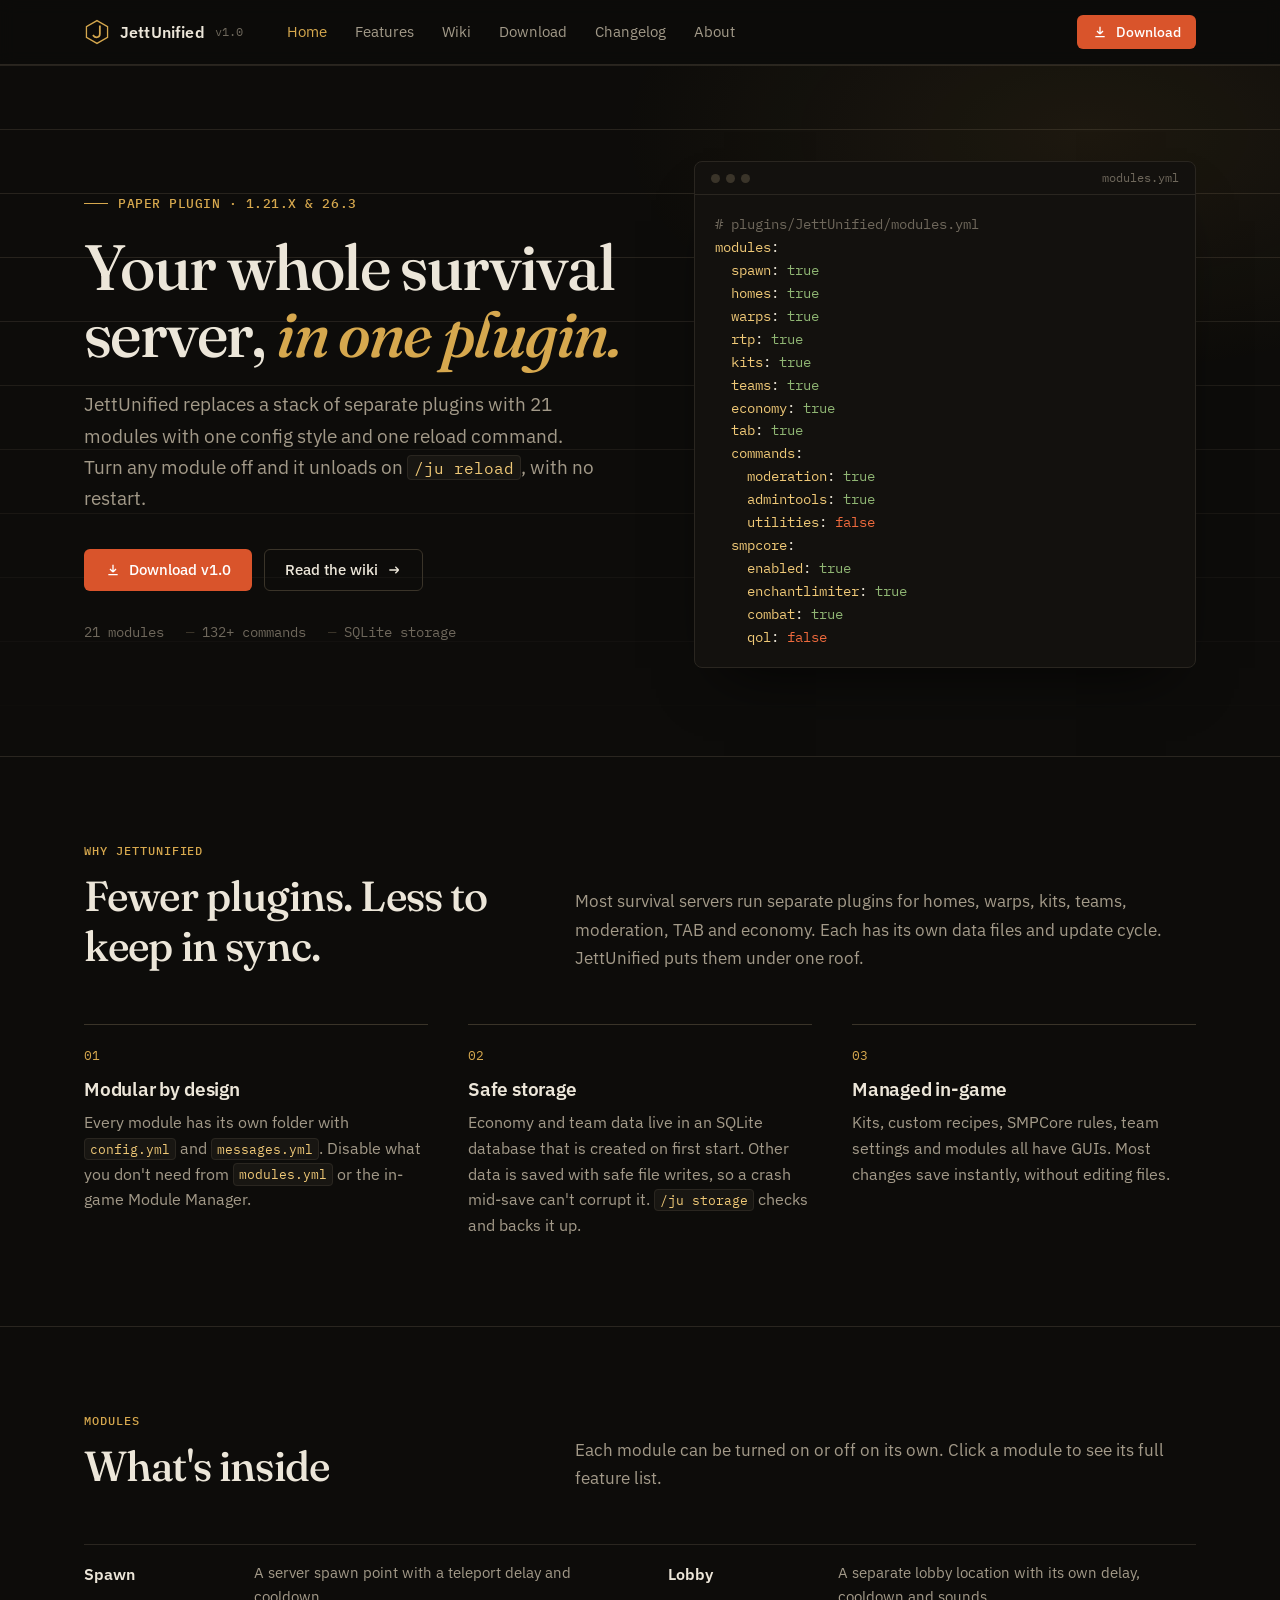
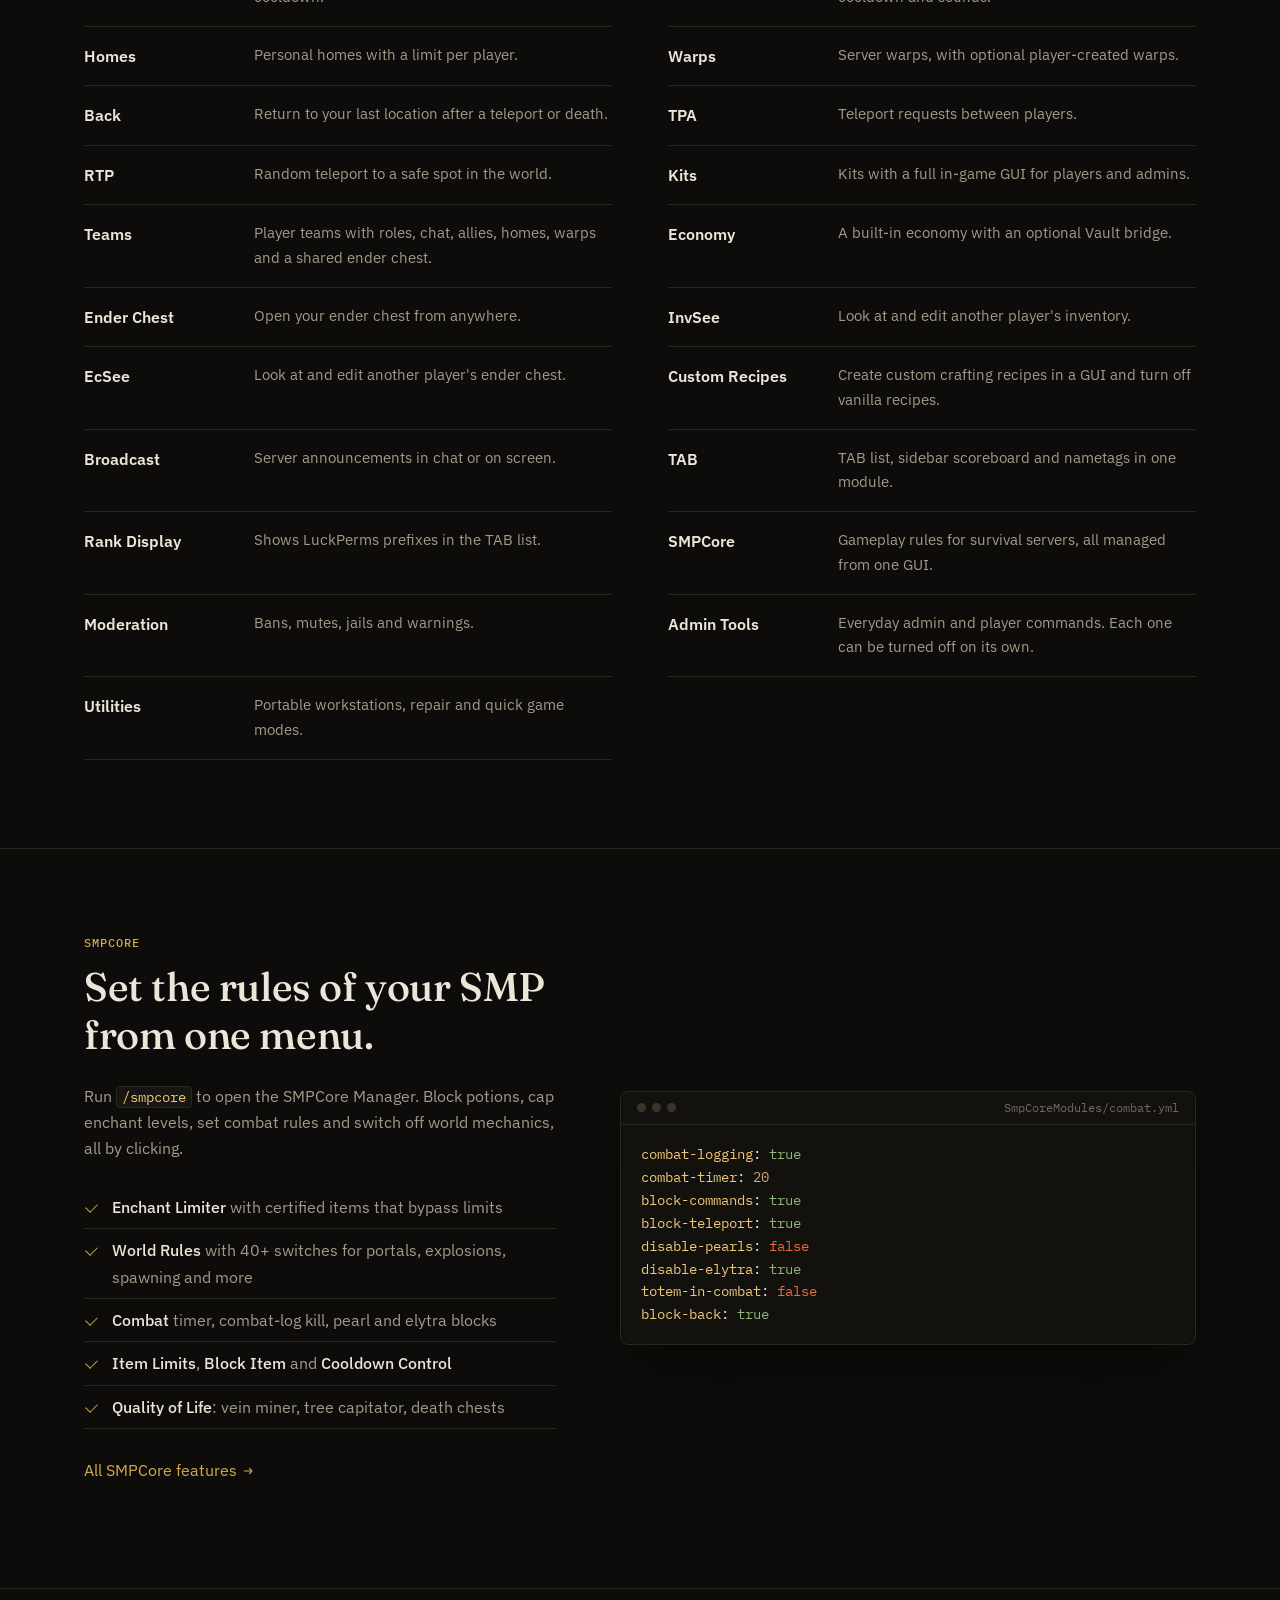
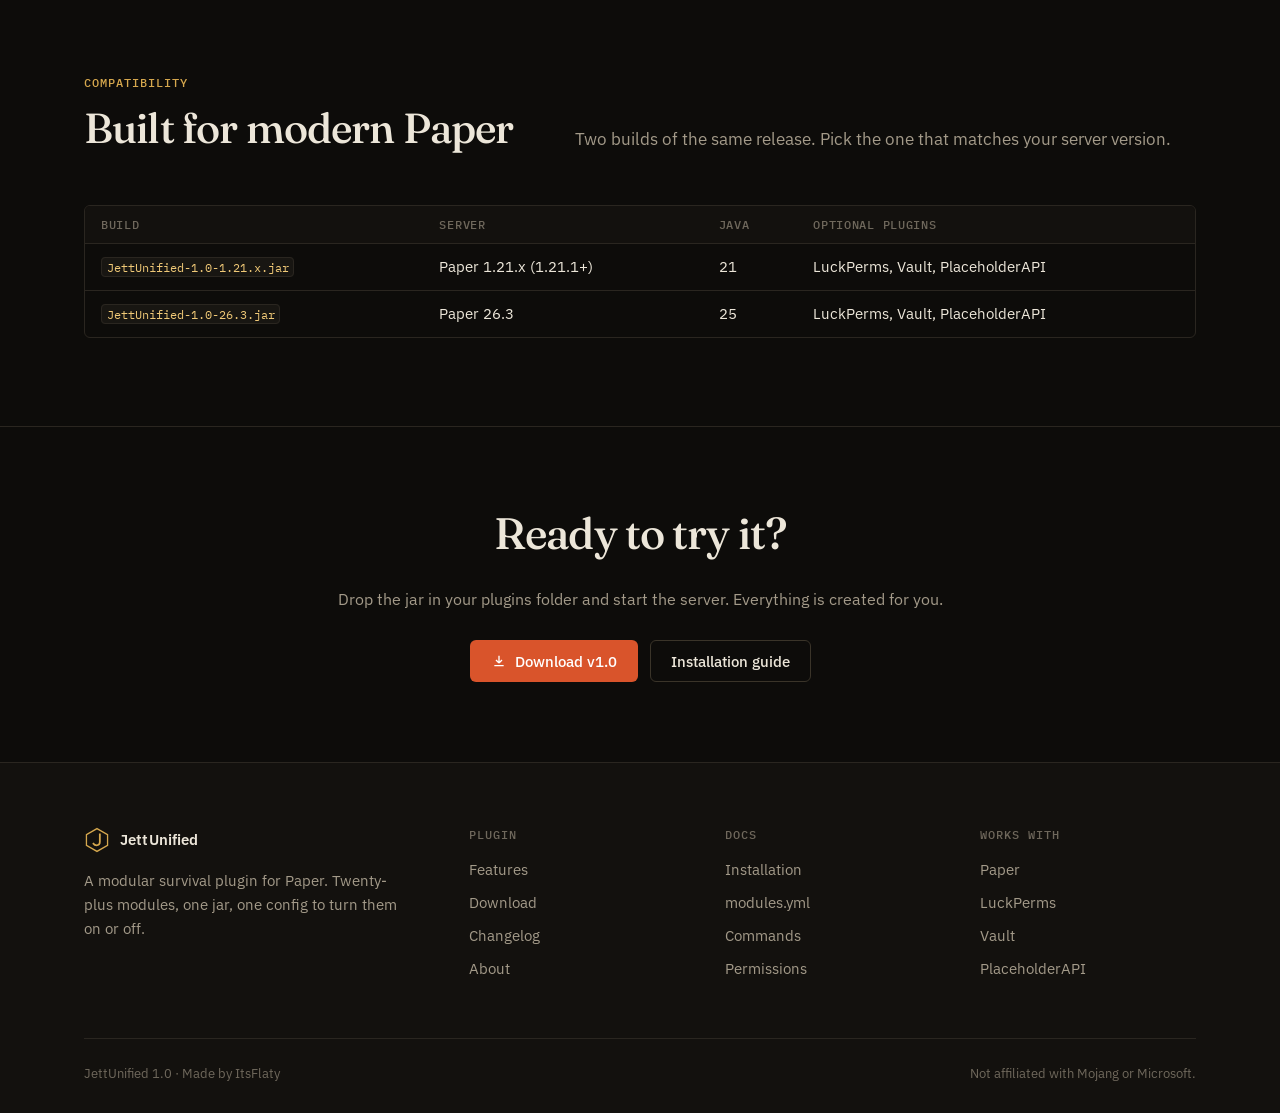
<file: index.html>
<!DOCTYPE html>
<html lang="en">
<head>
<meta charset="utf-8">
<meta name="viewport" content="width=device-width, initial-scale=1">
<title>JettUnified — Modular survival plugin for Paper</title>
<meta name="description" content="JettUnified is a modular survival plugin for Paper with 21 modules: homes, warps, kits, teams, economy, TAB, moderation, SMPCore rules and more.">
<meta name="theme-color" content="#0d0c0a">
<meta property="og:title" content="JettUnified — Modular survival plugin for Paper">
<meta property="og:description" content="JettUnified is a modular survival plugin for Paper with 21 modules: homes, warps, kits, teams, economy, TAB, moderation, SMPCore rules and more.">
<meta property="og:type" content="website">
<link rel="icon" href="favicon.svg" type="image/svg+xml">
<link rel="preconnect" href="https://fonts.googleapis.com">
<link rel="preconnect" href="https://fonts.gstatic.com" crossorigin>
<link href="https://fonts.googleapis.com/css2?family=Fraunces:ital,opsz,wght@0,9..144,500;1,9..144,500&family=IBM+Plex+Mono:wght@400;500&family=IBM+Plex+Sans:wght@400;500;600&display=swap" rel="stylesheet">
<link rel="stylesheet" href="style.css">
</head>
<body>
<a class="skip" href="#main">Skip to content</a>
<header class="site-header">
  <nav class="wrap nav" aria-label="Main">
    <a class="brand" href="index.html"><svg viewBox="0 0 32 32" fill="none" aria-hidden="true"><path d="M16 2 29 9.5v13L16 30 3 22.5v-13L16 2Z" stroke="#d6a84e" stroke-width="1.6"/><path d="M19.5 9v9.2c0 2.6-1.6 4.3-4.1 4.3-1.6 0-2.9-.7-3.7-1.9" stroke="#d6a84e" stroke-width="2.2" stroke-linecap="square"/></svg><span>JettUnified</span><small>v1.0</small></a>
    <ul class="nav-links"><li><a href="index.html" aria-current="page">Home</a></li><li><a href="features.html">Features</a></li><li><a href="wiki.html">Wiki</a></li><li><a href="download.html">Download</a></li><li><a href="changelog.html">Changelog</a></li><li><a href="about.html">About</a></li></ul>
    <div class="nav-cta"><a class="btn btn-primary btn-sm" href="download.html"><svg viewBox="0 0 24 24" fill="none" stroke="currentColor" stroke-width="2" aria-hidden="true"><path d="M12 4v11m0 0-4.5-4.5M12 15l4.5-4.5M5 19h14"/></svg>Download</a></div>
    <button class="menu-btn" aria-label="Open menu" aria-expanded="false"><svg viewBox="0 0 24 24" fill="none" stroke="currentColor" stroke-width="2"><path d="M4 7h16M4 12h16M4 17h16"/></svg></button>
  </nav>
</header>
<main id="main">

<section class="hero">
  <div class="wrap hero-grid">
    <div>
      <span class="eyebrow">Paper plugin · 1.21.x &amp; 26.3</span>
      <h1>Your whole survival server, <em>in one plugin.</em></h1>
      <p class="lead">JettUnified replaces a stack of separate plugins with 21 modules with one config style and one reload command. Turn any module off and it unloads on <code>/ju reload</code>, with no restart.</p>
      <div class="hero-actions">
        <a class="btn btn-primary" href="download.html"><svg viewBox="0 0 24 24" fill="none" stroke="currentColor" stroke-width="2" aria-hidden="true"><path d="M12 4v11m0 0-4.5-4.5M12 15l4.5-4.5M5 19h14"/></svg>Download v1.0</a>
        <a class="btn btn-ghost" href="wiki.html">Read the wiki <svg viewBox="0 0 24 24" fill="none" stroke="currentColor" stroke-width="2" aria-hidden="true"><path d="M5 12h14m0 0-5-5m5 5-5 5"/></svg></a>
      </div>
      <div class="hero-meta"><span>21 modules</span><span>132+ commands</span><span>SQLite storage</span></div>
    </div>
    <div class="code"><div class="code-head"><span class="dots"><i></i><i></i><i></i></span><span>modules.yml</span></div><pre><code><span class="c-com"># plugins/JettUnified/modules.yml</span>
<span class="c-key">modules</span>:
  <span class="c-key">spawn</span>: <span class="c-true">true</span>
  <span class="c-key">homes</span>: <span class="c-true">true</span>
  <span class="c-key">warps</span>: <span class="c-true">true</span>
  <span class="c-key">rtp</span>: <span class="c-true">true</span>
  <span class="c-key">kits</span>: <span class="c-true">true</span>
  <span class="c-key">teams</span>: <span class="c-true">true</span>
  <span class="c-key">economy</span>: <span class="c-true">true</span>
  <span class="c-key">tab</span>: <span class="c-true">true</span>
  <span class="c-key">commands</span>:
    <span class="c-key">moderation</span>: <span class="c-true">true</span>
    <span class="c-key">admintools</span>: <span class="c-true">true</span>
    <span class="c-key">utilities</span>: <span class="c-false">false</span>
  <span class="c-key">smpcore</span>:
    <span class="c-key">enabled</span>: <span class="c-true">true</span>
    <span class="c-key">enchantlimiter</span>: <span class="c-true">true</span>
    <span class="c-key">combat</span>: <span class="c-true">true</span>
    <span class="c-key">qol</span>: <span class="c-false">false</span></code></pre></div>
  </div>
</section>

<section class="section">
  <div class="wrap">
    <div class="section-head">
      <div><span class="label">Why JettUnified</span><h2>Fewer plugins. Less to keep in sync.</h2></div>
      <p>Most survival servers run separate plugins for homes, warps, kits, teams, moderation, TAB and economy. Each has its own data files and update cycle. JettUnified puts them under one roof.</p>
    </div>
    <div class="cols-3">
      <div class="point"><span class="num">01</span><h3>Modular by design</h3><p>Every module has its own folder with <code>config.yml</code> and <code>messages.yml</code>. Disable what you don't need from <code>modules.yml</code> or the in-game Module Manager.</p></div>
      <div class="point"><span class="num">02</span><h3>Safe storage</h3><p>Economy and team data live in an SQLite database that is created on first start. Other data is saved with safe file writes, so a crash mid-save can't corrupt it. <code>/ju storage</code> checks and backs it up.</p></div>
      <div class="point"><span class="num">03</span><h3>Managed in-game</h3><p>Kits, custom recipes, SMPCore rules, team settings and modules all have GUIs. Most changes save instantly, without editing files.</p></div>
    </div>
  </div>
</section>

<section class="section">
  <div class="wrap">
    <div class="section-head">
      <div><span class="label">Modules</span><h2>What's inside</h2></div>
      <p>Each module can be turned on or off on its own. Click a module to see its full feature list.</p>
    </div>
    <div class="module-index"><a class="module-row" href="features.html#spawn"><span class="module-name">Spawn</span><span class="module-desc">A server spawn point with a teleport delay and cooldown.</span></a><a class="module-row" href="features.html#lobby"><span class="module-name">Lobby</span><span class="module-desc">A separate lobby location with its own delay, cooldown and sounds.</span></a><a class="module-row" href="features.html#homes"><span class="module-name">Homes</span><span class="module-desc">Personal homes with a limit per player.</span></a><a class="module-row" href="features.html#warps"><span class="module-name">Warps</span><span class="module-desc">Server warps, with optional player-created warps.</span></a><a class="module-row" href="features.html#back"><span class="module-name">Back</span><span class="module-desc">Return to your last location after a teleport or death.</span></a><a class="module-row" href="features.html#tpa"><span class="module-name">TPA</span><span class="module-desc">Teleport requests between players.</span></a><a class="module-row" href="features.html#rtp"><span class="module-name">RTP</span><span class="module-desc">Random teleport to a safe spot in the world.</span></a><a class="module-row" href="features.html#kits"><span class="module-name">Kits</span><span class="module-desc">Kits with a full in-game GUI for players and admins.</span></a><a class="module-row" href="features.html#teams"><span class="module-name">Teams</span><span class="module-desc">Player teams with roles, chat, allies, homes, warps and a shared ender chest.</span></a><a class="module-row" href="features.html#economy"><span class="module-name">Economy</span><span class="module-desc">A built-in economy with an optional Vault bridge.</span></a><a class="module-row" href="features.html#echest"><span class="module-name">Ender Chest</span><span class="module-desc">Open your ender chest from anywhere.</span></a><a class="module-row" href="features.html#invsee"><span class="module-name">InvSee</span><span class="module-desc">Look at and edit another player&#x27;s inventory.</span></a><a class="module-row" href="features.html#ecsee"><span class="module-name">EcSee</span><span class="module-desc">Look at and edit another player&#x27;s ender chest.</span></a><a class="module-row" href="features.html#customrecipe"><span class="module-name">Custom Recipes</span><span class="module-desc">Create custom crafting recipes in a GUI and turn off vanilla recipes.</span></a><a class="module-row" href="features.html#broadcast"><span class="module-name">Broadcast</span><span class="module-desc">Server announcements in chat or on screen.</span></a><a class="module-row" href="features.html#tab"><span class="module-name">TAB</span><span class="module-desc">TAB list, sidebar scoreboard and nametags in one module.</span></a><a class="module-row" href="features.html#rankdisplay"><span class="module-name">Rank Display</span><span class="module-desc">Shows LuckPerms prefixes in the TAB list.</span></a><a class="module-row" href="features.html#smpcore"><span class="module-name">SMPCore</span><span class="module-desc">Gameplay rules for survival servers, all managed from one GUI.</span></a><a class="module-row" href="features.html#moderation"><span class="module-name">Moderation</span><span class="module-desc">Bans, mutes, jails and warnings.</span></a><a class="module-row" href="features.html#admintools"><span class="module-name">Admin Tools</span><span class="module-desc">Everyday admin and player commands. Each one can be turned off on its own.</span></a><a class="module-row" href="features.html#utilities"><span class="module-name">Utilities</span><span class="module-desc">Portable workstations, repair and quick game modes.</span></a></div>
  </div>
</section>

<section class="section">
  <div class="wrap split">
    <div>
      <span class="label">SMPCore</span>
      <h2 style="font-family:var(--serif);font-weight:500;font-size:clamp(28px,3.2vw,40px)">Set the rules of your SMP from one menu.</h2>
      <p class="muted">Run <code>/smpcore</code> to open the SMPCore Manager. Block potions, cap enchant levels, set combat rules and switch off world mechanics, all by clicking.</p>
      <ul class="checks">
        <li><strong>Enchant Limiter</strong> with certified items that bypass limits</li>
        <li><strong>World Rules</strong> with 40+ switches for portals, explosions, spawning and more</li>
        <li><strong>Combat</strong> timer, combat-log kill, pearl and elytra blocks</li>
        <li><strong>Item Limits</strong>, <strong>Block Item</strong> and <strong>Cooldown Control</strong></li>
        <li><strong>Quality of Life</strong>: vein miner, tree capitator, death chests</li>
      </ul>
      <p style="margin-top:28px"><a href="features.html#smpcore">All SMPCore features <svg style="display:inline;width:14px;height:14px;vertical-align:-2px" viewBox="0 0 24 24" fill="none" stroke="currentColor" stroke-width="2" aria-hidden="true"><path d="M5 12h14m0 0-5-5m5 5-5 5"/></svg></a></p>
    </div>
    <div class="code"><div class="code-head"><span class="dots"><i></i><i></i><i></i></span><span>SmpCoreModules/combat.yml</span></div><pre><code><span class="c-key">combat-logging</span>: <span class="c-true">true</span>
<span class="c-key">combat-timer</span>: <span class="c-num">20</span>
<span class="c-key">block-commands</span>: <span class="c-true">true</span>
<span class="c-key">block-teleport</span>: <span class="c-true">true</span>
<span class="c-key">disable-pearls</span>: <span class="c-false">false</span>
<span class="c-key">disable-elytra</span>: <span class="c-true">true</span>
<span class="c-key">totem-in-combat</span>: <span class="c-false">false</span>
<span class="c-key">block-back</span>: <span class="c-true">true</span></code></pre></div>
  </div>
</section>

<section class="section">
  <div class="wrap">
    <div class="section-head">
      <div><span class="label">Compatibility</span><h2>Built for modern Paper</h2></div>
      <p>Two builds of the same release. Pick the one that matches your server version.</p>
    </div>
    <div class="table-wrap"><table>
      <thead><tr><th>Build</th><th>Server</th><th>Java</th><th>Optional plugins</th></tr></thead>
      <tbody>
        <tr><td><code>JettUnified-1.0-1.21.x.jar</code></td><td>Paper 1.21.x (1.21.1+)</td><td>21</td><td>LuckPerms, Vault, PlaceholderAPI</td></tr>
        <tr><td><code>JettUnified-1.0-26.3.jar</code></td><td>Paper 26.3</td><td>25</td><td>LuckPerms, Vault, PlaceholderAPI</td></tr>
      </tbody>
    </table></div>
  </div>
</section>

<section class="cta">
  <div class="wrap">
    <h2>Ready to try it?</h2>
    <p>Drop the jar in your plugins folder and start the server. Everything is created for you.</p>
    <div class="hero-actions">
      <a class="btn btn-primary" href="download.html"><svg viewBox="0 0 24 24" fill="none" stroke="currentColor" stroke-width="2" aria-hidden="true"><path d="M12 4v11m0 0-4.5-4.5M12 15l4.5-4.5M5 19h14"/></svg>Download v1.0</a>
      <a class="btn btn-ghost" href="wiki.html#installation">Installation guide</a>
    </div>
  </div>
</section>

</main>
<footer class="site-footer">
  <div class="wrap">
    <div class="foot-grid">
      <div class="foot-brand">
        <a class="brand" href="index.html"><svg viewBox="0 0 32 32" fill="none" aria-hidden="true"><path d="M16 2 29 9.5v13L16 30 3 22.5v-13L16 2Z" stroke="#d6a84e" stroke-width="1.6"/><path d="M19.5 9v9.2c0 2.6-1.6 4.3-4.1 4.3-1.6 0-2.9-.7-3.7-1.9" stroke="#d6a84e" stroke-width="2.2" stroke-linecap="square"/></svg><span>JettUnified</span></a>
        <p>A modular survival plugin for Paper. Twenty-plus modules, one jar, one config to turn them on or off.</p>
      </div>
      <div>
        <h4>Plugin</h4>
        <ul><li><a href="features.html">Features</a></li><li><a href="download.html">Download</a></li><li><a href="changelog.html">Changelog</a></li><li><a href="about.html">About</a></li></ul>
      </div>
      <div>
        <h4>Docs</h4>
        <ul><li><a href="wiki.html#installation">Installation</a></li><li><a href="wiki.html#modules-yml">modules.yml</a></li><li><a href="wiki.html#commands">Commands</a></li><li><a href="wiki.html#permissions">Permissions</a></li></ul>
      </div>
      <div>
        <h4>Works with</h4>
        <ul><li><a href="https://papermc.io/" rel="noopener">Paper</a></li><li><a href="https://luckperms.net/" rel="noopener">LuckPerms</a></li><li><a href="https://www.spigotmc.org/resources/vault.34315/" rel="noopener">Vault</a></li><li><a href="https://www.spigotmc.org/resources/placeholderapi.6245/" rel="noopener">PlaceholderAPI</a></li></ul>
      </div>
    </div>
    <div class="foot-bottom">
      <span>JettUnified 1.0 · Made by ItsFlaty</span>
      <span>Not affiliated with Mojang or Microsoft.</span>
    </div>
  </div>
</footer>
<script src="main.js?v=2" defer></script>
</body>
</html>
</file>
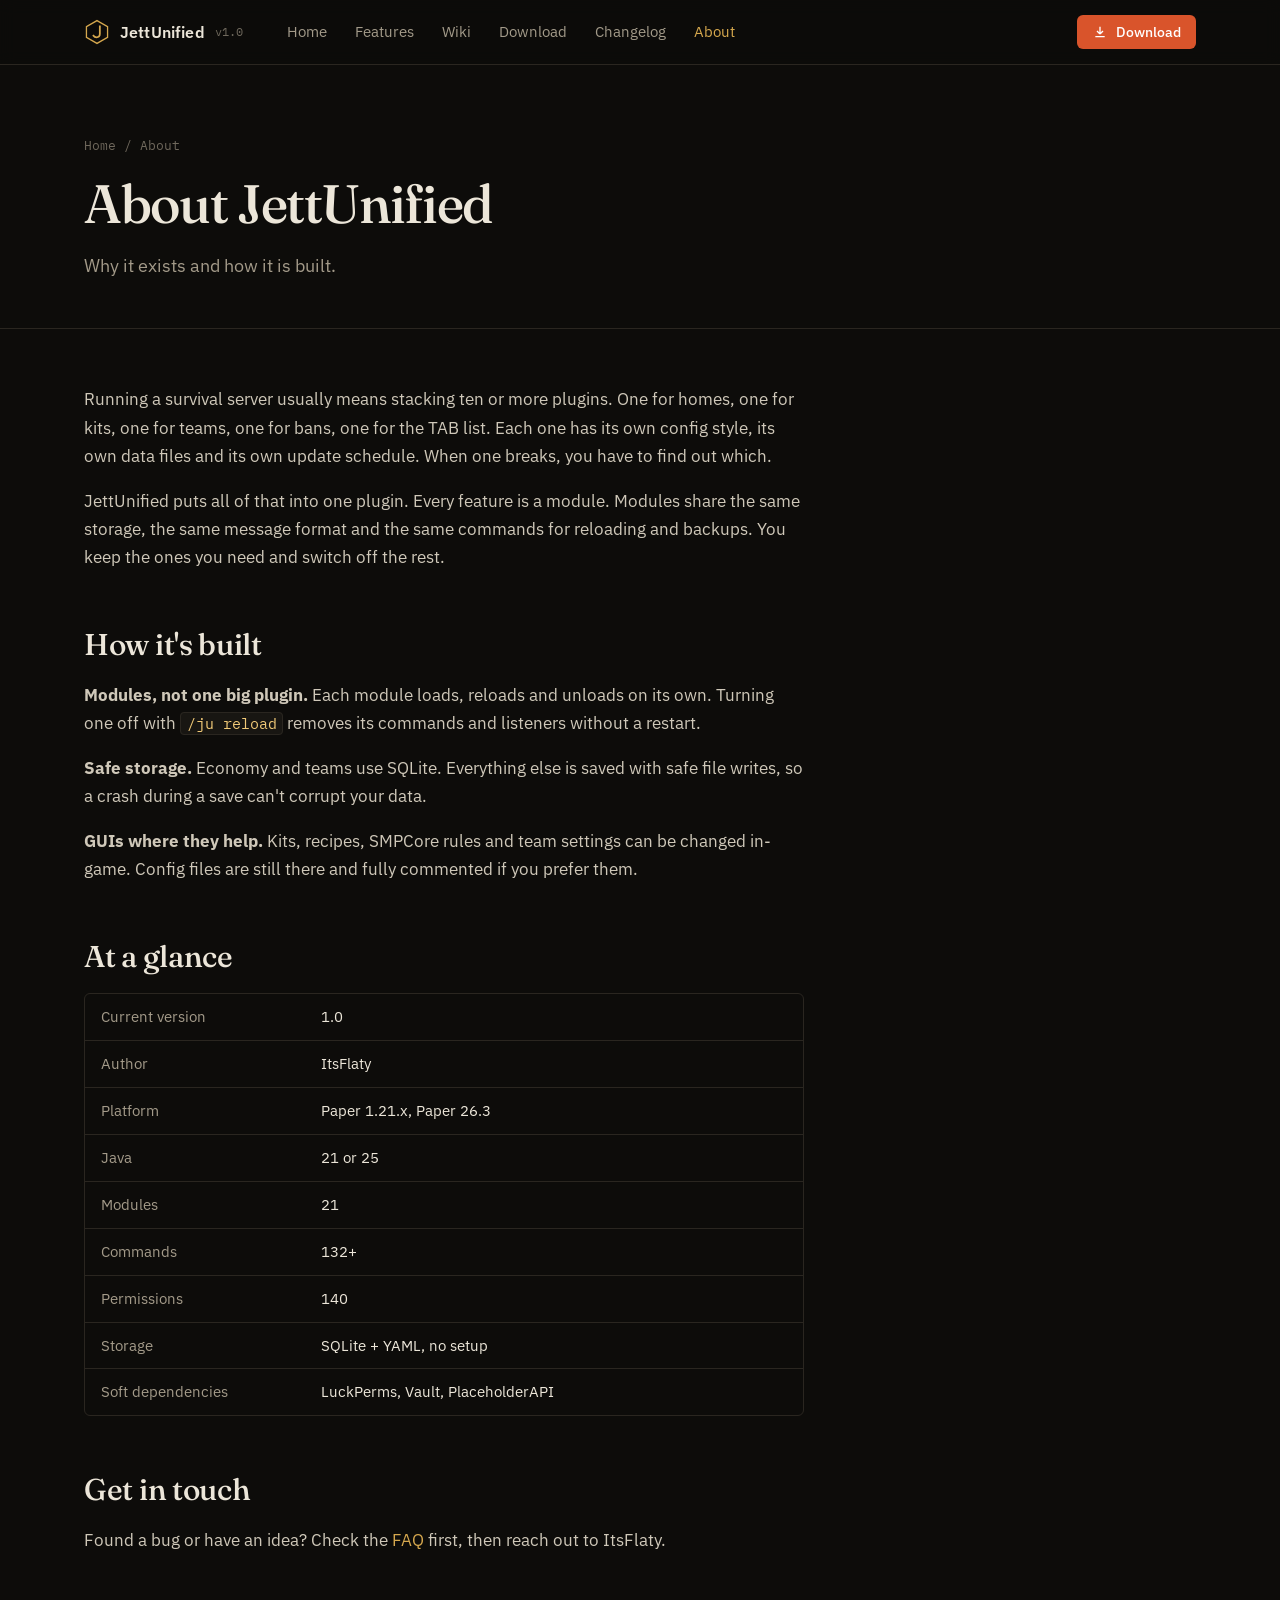
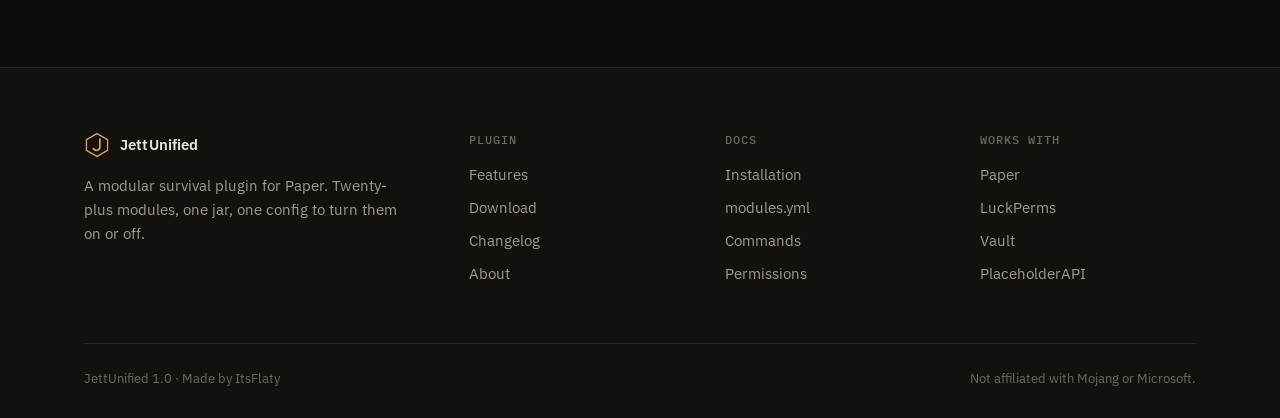
<file: about.html>
<!DOCTYPE html>
<html lang="en">
<head>
<meta charset="utf-8">
<meta name="viewport" content="width=device-width, initial-scale=1">
<title>About · JettUnified</title>
<meta name="description" content="About JettUnified: why it exists, how it is built and what it supports.">
<meta name="theme-color" content="#0d0c0a">
<meta property="og:title" content="About · JettUnified">
<meta property="og:description" content="About JettUnified: why it exists, how it is built and what it supports.">
<meta property="og:type" content="website">
<link rel="icon" href="favicon.svg" type="image/svg+xml">
<link rel="preconnect" href="https://fonts.googleapis.com">
<link rel="preconnect" href="https://fonts.gstatic.com" crossorigin>
<link href="https://fonts.googleapis.com/css2?family=Fraunces:ital,opsz,wght@0,9..144,500;1,9..144,500&family=IBM+Plex+Mono:wght@400;500&family=IBM+Plex+Sans:wght@400;500;600&display=swap" rel="stylesheet">
<link rel="stylesheet" href="style.css">
</head>
<body>
<a class="skip" href="#main">Skip to content</a>
<header class="site-header">
  <nav class="wrap nav" aria-label="Main">
    <a class="brand" href="index.html"><svg viewBox="0 0 32 32" fill="none" aria-hidden="true"><path d="M16 2 29 9.5v13L16 30 3 22.5v-13L16 2Z" stroke="#d6a84e" stroke-width="1.6"/><path d="M19.5 9v9.2c0 2.6-1.6 4.3-4.1 4.3-1.6 0-2.9-.7-3.7-1.9" stroke="#d6a84e" stroke-width="2.2" stroke-linecap="square"/></svg><span>JettUnified</span><small>v1.0</small></a>
    <ul class="nav-links"><li><a href="index.html">Home</a></li><li><a href="features.html">Features</a></li><li><a href="wiki.html">Wiki</a></li><li><a href="download.html">Download</a></li><li><a href="changelog.html">Changelog</a></li><li><a href="about.html" aria-current="page">About</a></li></ul>
    <div class="nav-cta"><a class="btn btn-primary btn-sm" href="download.html"><svg viewBox="0 0 24 24" fill="none" stroke="currentColor" stroke-width="2" aria-hidden="true"><path d="M12 4v11m0 0-4.5-4.5M12 15l4.5-4.5M5 19h14"/></svg>Download</a></div>
    <button class="menu-btn" aria-label="Open menu" aria-expanded="false"><svg viewBox="0 0 24 24" fill="none" stroke="currentColor" stroke-width="2"><path d="M4 7h16M4 12h16M4 17h16"/></svg></button>
  </nav>
</header>
<main id="main">

<section class="page-head"><div class="wrap">
  <div class="crumbs"><a href="index.html">Home</a> / About</div>
  <h1>About JettUnified</h1>
  <p>Why it exists and how it is built.</p>
</div></section>
<div class="wrap" style="padding:56px 24px 96px">
  <div class="prose">
    <p>Running a survival server usually means stacking ten or more plugins. One for homes, one for kits, one for teams, one for bans, one for the TAB list. Each one has its own config style, its own data files and its own update schedule. When one breaks, you have to find out which.</p>
    <p>JettUnified puts all of that into one plugin. Every feature is a module. Modules share the same storage, the same message format and the same commands for reloading and backups. You keep the ones you need and switch off the rest.</p>

    <h2>How it's built</h2>
    <p><strong>Modules, not one big plugin.</strong> Each module loads, reloads and unloads on its own. Turning one off with <code>/ju reload</code> removes its commands and listeners without a restart.</p>
    <p><strong>Safe storage.</strong> Economy and teams use SQLite. Everything else is saved with safe file writes, so a crash during a save can't corrupt your data.</p>
    <p><strong>GUIs where they help.</strong> Kits, recipes, SMPCore rules and team settings can be changed in-game. Config files are still there and fully commented if you prefer them.</p>
    
    <h2>At a glance</h2>
    <div class="table-wrap facts-table"><table><tbody>
      <tr><td>Current version</td><td>1.0</td></tr>
      <tr><td>Author</td><td>ItsFlaty</td></tr>
      <tr><td>Platform</td><td>Paper 1.21.x, Paper 26.3</td></tr>
      <tr><td>Java</td><td>21 or 25</td></tr>
      <tr><td>Modules</td><td>21</td></tr>
      <tr><td>Commands</td><td>132+</td></tr>
      <tr><td>Permissions</td><td>140</td></tr>
      <tr><td>Storage</td><td>SQLite + YAML, no setup</td></tr>
      <tr><td>Soft dependencies</td><td>LuckPerms, Vault, PlaceholderAPI</td></tr>
    </tbody></table></div>

    <h2>Get in touch</h2>
    <p>Found a bug or have an idea? Check the <a href="wiki.html#faq">FAQ</a> first, then reach out to ItsFlaty.</p>
  </div>
</div>

</main>
<footer class="site-footer">
  <div class="wrap">
    <div class="foot-grid">
      <div class="foot-brand">
        <a class="brand" href="index.html"><svg viewBox="0 0 32 32" fill="none" aria-hidden="true"><path d="M16 2 29 9.5v13L16 30 3 22.5v-13L16 2Z" stroke="#d6a84e" stroke-width="1.6"/><path d="M19.5 9v9.2c0 2.6-1.6 4.3-4.1 4.3-1.6 0-2.9-.7-3.7-1.9" stroke="#d6a84e" stroke-width="2.2" stroke-linecap="square"/></svg><span>JettUnified</span></a>
        <p>A modular survival plugin for Paper. Twenty-plus modules, one jar, one config to turn them on or off.</p>
      </div>
      <div>
        <h4>Plugin</h4>
        <ul><li><a href="features.html">Features</a></li><li><a href="download.html">Download</a></li><li><a href="changelog.html">Changelog</a></li><li><a href="about.html">About</a></li></ul>
      </div>
      <div>
        <h4>Docs</h4>
        <ul><li><a href="wiki.html#installation">Installation</a></li><li><a href="wiki.html#modules-yml">modules.yml</a></li><li><a href="wiki.html#commands">Commands</a></li><li><a href="wiki.html#permissions">Permissions</a></li></ul>
      </div>
      <div>
        <h4>Works with</h4>
        <ul><li><a href="https://papermc.io/" rel="noopener">Paper</a></li><li><a href="https://luckperms.net/" rel="noopener">LuckPerms</a></li><li><a href="https://www.spigotmc.org/resources/vault.34315/" rel="noopener">Vault</a></li><li><a href="https://www.spigotmc.org/resources/placeholderapi.6245/" rel="noopener">PlaceholderAPI</a></li></ul>
      </div>
    </div>
    <div class="foot-bottom">
      <span>JettUnified 1.0 · Made by ItsFlaty</span>
      <span>Not affiliated with Mojang or Microsoft.</span>
    </div>
  </div>
</footer>
<script src="main.js?v=2" defer></script>
</body>
</html>
</file>
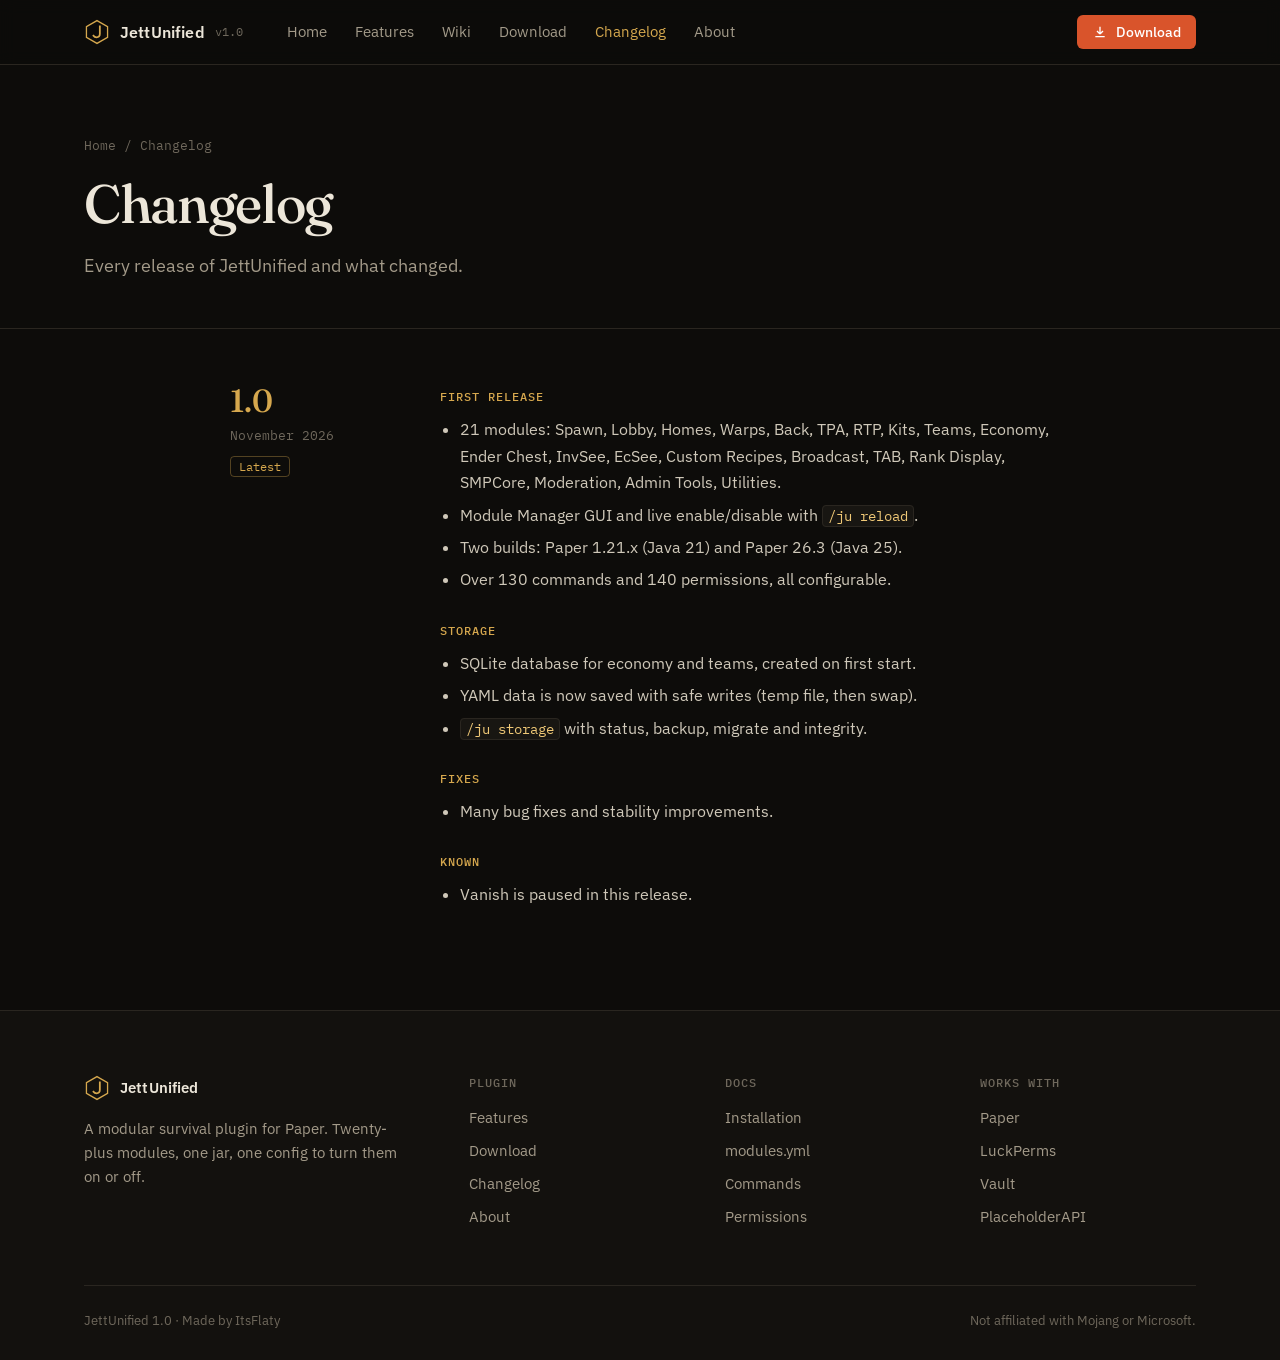
<file: changelog.html>
<!DOCTYPE html>
<html lang="en">
<head>
<meta charset="utf-8">
<meta name="viewport" content="width=device-width, initial-scale=1">
<title>Changelog · JettUnified</title>
<meta name="description" content="JettUnified release notes and version history.">
<meta name="theme-color" content="#0d0c0a">
<meta property="og:title" content="Changelog · JettUnified">
<meta property="og:description" content="JettUnified release notes and version history.">
<meta property="og:type" content="website">
<link rel="icon" href="favicon.svg" type="image/svg+xml">
<link rel="preconnect" href="https://fonts.googleapis.com">
<link rel="preconnect" href="https://fonts.gstatic.com" crossorigin>
<link href="https://fonts.googleapis.com/css2?family=Fraunces:ital,opsz,wght@0,9..144,500;1,9..144,500&family=IBM+Plex+Mono:wght@400;500&family=IBM+Plex+Sans:wght@400;500;600&display=swap" rel="stylesheet">
<link rel="stylesheet" href="style.css">
</head>
<body>
<a class="skip" href="#main">Skip to content</a>
<header class="site-header">
  <nav class="wrap nav" aria-label="Main">
    <a class="brand" href="index.html"><svg viewBox="0 0 32 32" fill="none" aria-hidden="true"><path d="M16 2 29 9.5v13L16 30 3 22.5v-13L16 2Z" stroke="#d6a84e" stroke-width="1.6"/><path d="M19.5 9v9.2c0 2.6-1.6 4.3-4.1 4.3-1.6 0-2.9-.7-3.7-1.9" stroke="#d6a84e" stroke-width="2.2" stroke-linecap="square"/></svg><span>JettUnified</span><small>v1.0</small></a>
    <ul class="nav-links"><li><a href="index.html">Home</a></li><li><a href="features.html">Features</a></li><li><a href="wiki.html">Wiki</a></li><li><a href="download.html">Download</a></li><li><a href="changelog.html" aria-current="page">Changelog</a></li><li><a href="about.html">About</a></li></ul>
    <div class="nav-cta"><a class="btn btn-primary btn-sm" href="download.html"><svg viewBox="0 0 24 24" fill="none" stroke="currentColor" stroke-width="2" aria-hidden="true"><path d="M12 4v11m0 0-4.5-4.5M12 15l4.5-4.5M5 19h14"/></svg>Download</a></div>
    <button class="menu-btn" aria-label="Open menu" aria-expanded="false"><svg viewBox="0 0 24 24" fill="none" stroke="currentColor" stroke-width="2"><path d="M4 7h16M4 12h16M4 17h16"/></svg></button>
  </nav>
</header>
<main id="main">

<section class="page-head"><div class="wrap">
  <div class="crumbs"><a href="index.html">Home</a> / Changelog</div>
  <h1>Changelog</h1>
  <p>Every release of JettUnified and what changed.</p>
</div></section>
<div class="wrap log">
  <article class="entry" id="v1-0">
    <div class="entry-meta"><div class="ver">1.0</div><div class="date">November 2026</div><span class="tag op">Latest</span></div>
    <div>
      <h3>First release</h3>
      <ul>
        <li>21 modules: Spawn, Lobby, Homes, Warps, Back, TPA, RTP, Kits, Teams, Economy, Ender Chest, InvSee, EcSee, Custom Recipes, Broadcast, TAB, Rank Display, SMPCore, Moderation, Admin Tools, Utilities.</li>
        <li>Module Manager GUI and live enable/disable with <code>/ju reload</code>.</li>
        <li>Two builds: Paper 1.21.x (Java 21) and Paper 26.3 (Java 25).</li>
        <li>Over 130 commands and 140 permissions, all configurable.</li>
      </ul>
      <h3>Storage</h3>
      <ul>
        <li>SQLite database for economy and teams, created on first start.</li>
        <li>YAML data is now saved with safe writes (temp file, then swap).</li>
        <li><code>/ju storage</code> with status, backup, migrate and integrity.</li>
      </ul>
      <h3>Fixes</h3>
      <ul>
        <li>Many bug fixes and stability improvements.</li>
      </ul>
      <h3>Known</h3>
      <ul><li>Vanish is paused in this release.</li></ul>
    </div>
  </article>
</div>

</main>
<footer class="site-footer">
  <div class="wrap">
    <div class="foot-grid">
      <div class="foot-brand">
        <a class="brand" href="index.html"><svg viewBox="0 0 32 32" fill="none" aria-hidden="true"><path d="M16 2 29 9.5v13L16 30 3 22.5v-13L16 2Z" stroke="#d6a84e" stroke-width="1.6"/><path d="M19.5 9v9.2c0 2.6-1.6 4.3-4.1 4.3-1.6 0-2.9-.7-3.7-1.9" stroke="#d6a84e" stroke-width="2.2" stroke-linecap="square"/></svg><span>JettUnified</span></a>
        <p>A modular survival plugin for Paper. Twenty-plus modules, one jar, one config to turn them on or off.</p>
      </div>
      <div>
        <h4>Plugin</h4>
        <ul><li><a href="features.html">Features</a></li><li><a href="download.html">Download</a></li><li><a href="changelog.html">Changelog</a></li><li><a href="about.html">About</a></li></ul>
      </div>
      <div>
        <h4>Docs</h4>
        <ul><li><a href="wiki.html#installation">Installation</a></li><li><a href="wiki.html#modules-yml">modules.yml</a></li><li><a href="wiki.html#commands">Commands</a></li><li><a href="wiki.html#permissions">Permissions</a></li></ul>
      </div>
      <div>
        <h4>Works with</h4>
        <ul><li><a href="https://papermc.io/" rel="noopener">Paper</a></li><li><a href="https://luckperms.net/" rel="noopener">LuckPerms</a></li><li><a href="https://www.spigotmc.org/resources/vault.34315/" rel="noopener">Vault</a></li><li><a href="https://www.spigotmc.org/resources/placeholderapi.6245/" rel="noopener">PlaceholderAPI</a></li></ul>
      </div>
    </div>
    <div class="foot-bottom">
      <span>JettUnified 1.0 · Made by ItsFlaty</span>
      <span>Not affiliated with Mojang or Microsoft.</span>
    </div>
  </div>
</footer>
<script src="main.js?v=2" defer></script>
</body>
</html>
</file>
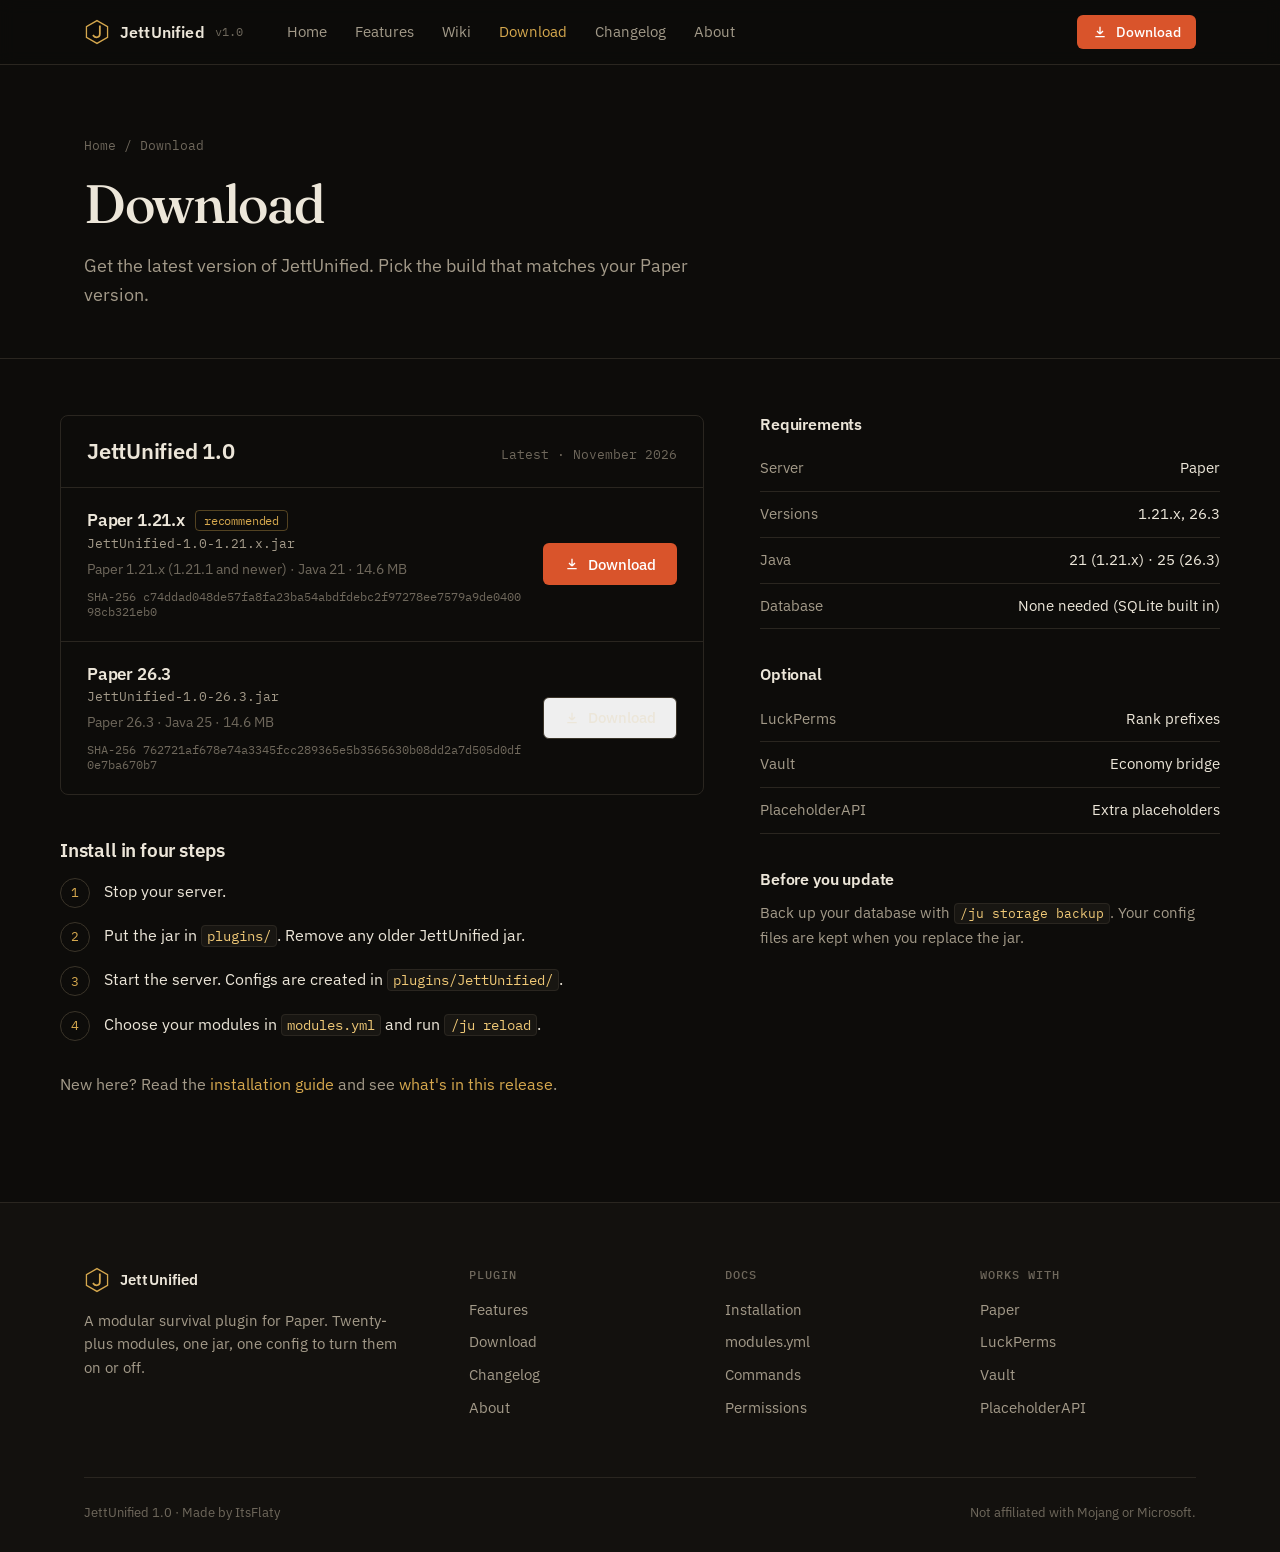
<file: download.html>
<!DOCTYPE html>
<html lang="en">
<head>
<meta charset="utf-8">
<meta name="viewport" content="width=device-width, initial-scale=1">
<title>Download · JettUnified</title>
<meta name="description" content="Download JettUnified 1.0 for Paper 1.21.x and Paper 26.3.">
<meta name="theme-color" content="#0d0c0a">
<meta property="og:title" content="Download · JettUnified">
<meta property="og:description" content="Download JettUnified 1.0 for Paper 1.21.x and Paper 26.3.">
<meta property="og:type" content="website">
<link rel="icon" href="favicon.svg" type="image/svg+xml">
<link rel="preconnect" href="https://fonts.googleapis.com">
<link rel="preconnect" href="https://fonts.gstatic.com" crossorigin>
<link href="https://fonts.googleapis.com/css2?family=Fraunces:ital,opsz,wght@0,9..144,500;1,9..144,500&family=IBM+Plex+Mono:wght@400;500&family=IBM+Plex+Sans:wght@400;500;600&display=swap" rel="stylesheet">
<link rel="stylesheet" href="style.css">
</head>
<body>
<a class="skip" href="#main">Skip to content</a>
<header class="site-header">
  <nav class="wrap nav" aria-label="Main">
    <a class="brand" href="index.html"><svg viewBox="0 0 32 32" fill="none" aria-hidden="true"><path d="M16 2 29 9.5v13L16 30 3 22.5v-13L16 2Z" stroke="#d6a84e" stroke-width="1.6"/><path d="M19.5 9v9.2c0 2.6-1.6 4.3-4.1 4.3-1.6 0-2.9-.7-3.7-1.9" stroke="#d6a84e" stroke-width="2.2" stroke-linecap="square"/></svg><span>JettUnified</span><small>v1.0</small></a>
    <ul class="nav-links"><li><a href="index.html">Home</a></li><li><a href="features.html">Features</a></li><li><a href="wiki.html">Wiki</a></li><li><a href="download.html" aria-current="page">Download</a></li><li><a href="changelog.html">Changelog</a></li><li><a href="about.html">About</a></li></ul>
    <div class="nav-cta"><a class="btn btn-primary btn-sm" href="download.html"><svg viewBox="0 0 24 24" fill="none" stroke="currentColor" stroke-width="2" aria-hidden="true"><path d="M12 4v11m0 0-4.5-4.5M12 15l4.5-4.5M5 19h14"/></svg>Download</a></div>
    <button class="menu-btn" aria-label="Open menu" aria-expanded="false"><svg viewBox="0 0 24 24" fill="none" stroke="currentColor" stroke-width="2"><path d="M4 7h16M4 12h16M4 17h16"/></svg></button>
  </nav>
</header>
<main id="main">

<section class="page-head"><div class="wrap">
  <div class="crumbs"><a href="index.html">Home</a> / Download</div>
  <h1>Download</h1>
  <p>Get the latest version of JettUnified. Pick the build that matches your Paper version.</p>
</div></section>
<div class="wrap dl-grid">
  <div>
    <div class="release">
      <div class="release-head"><h2>JettUnified 1.0</h2><span>Latest · November 2026</span></div>
      <div class="jar">
  <div>
    <h3>Paper 1.21.x <span class="tag op">recommended</span></h3>
    <div class="file">JettUnified-1.0-1.21.x.jar</div>
    <div class="facts">Paper 1.21.x (1.21.1 and newer) · Java 21 · 14.6 MB</div>
    <div class="sha">SHA-256 c74ddad048de57fa8fa23ba54abdfdebc2f97278ee7579a9de040098cb321eb0</div>
  </div>
  <button type="button" class="btn btn-primary" data-jar="JettUnified-1.0-1.21.x.jar" data-parts="5"><svg viewBox="0 0 24 24" fill="none" stroke="currentColor" stroke-width="2" aria-hidden="true"><path d="M12 4v11m0 0-4.5-4.5M12 15l4.5-4.5M5 19h14"/></svg><span>Download</span></button>
</div><div class="jar">
  <div>
    <h3>Paper 26.3</h3>
    <div class="file">JettUnified-1.0-26.3.jar</div>
    <div class="facts">Paper 26.3 · Java 25 · 14.6 MB</div>
    <div class="sha">SHA-256 762721af678e74a3345fcc289365e5b3565630b08dd2a7d505d0df0e7ba670b7</div>
  </div>
  <button type="button" class="btn btn-ghost" data-jar="JettUnified-1.0-26.3.jar" data-parts="5"><svg viewBox="0 0 24 24" fill="none" stroke="currentColor" stroke-width="2" aria-hidden="true"><path d="M12 4v11m0 0-4.5-4.5M12 15l4.5-4.5M5 19h14"/></svg><span>Download</span></button>
</div>
    </div>
    <h3 style="margin-top:44px">Install in four steps</h3>
    <ol class="steps" style="padding:0">
      <li>Stop your server.</li>
      <li>Put the jar in <code>plugins/</code>. Remove any older JettUnified jar.</li>
      <li>Start the server. Configs are created in <code>plugins/JettUnified/</code>.</li>
      <li>Choose your modules in <code>modules.yml</code> and run <code>/ju reload</code>.</li>
    </ol>
    <p class="muted">New here? Read the <a href="wiki.html#installation">installation guide</a> and see <a href="changelog.html">what's in this release</a>.</p>
  </div>
  <aside>
    <div class="side">
      <h3>Requirements</h3>
      <ul class="req">
        <li><span>Server</span><span>Paper</span></li>
        <li><span>Versions</span><span>1.21.x, 26.3</span></li>
        <li><span>Java</span><span>21 (1.21.x) · 25 (26.3)</span></li>
        <li><span>Database</span><span>None needed (SQLite built in)</span></li>
      </ul>
    </div>
    <div class="side">
      <h3>Optional</h3>
      <ul class="req">
        <li><span>LuckPerms</span><span>Rank prefixes</span></li>
        <li><span>Vault</span><span>Economy bridge</span></li>
        <li><span>PlaceholderAPI</span><span>Extra placeholders</span></li>
      </ul>
    </div>
    <div class="side">
      <h3>Before you update</h3>
      <p class="muted" style="font-size:15px">Back up your database with <code>/ju storage backup</code>. Your config files are kept when you replace the jar.</p>
    </div>
  </aside>
</div>

</main>
<footer class="site-footer">
  <div class="wrap">
    <div class="foot-grid">
      <div class="foot-brand">
        <a class="brand" href="index.html"><svg viewBox="0 0 32 32" fill="none" aria-hidden="true"><path d="M16 2 29 9.5v13L16 30 3 22.5v-13L16 2Z" stroke="#d6a84e" stroke-width="1.6"/><path d="M19.5 9v9.2c0 2.6-1.6 4.3-4.1 4.3-1.6 0-2.9-.7-3.7-1.9" stroke="#d6a84e" stroke-width="2.2" stroke-linecap="square"/></svg><span>JettUnified</span></a>
        <p>A modular survival plugin for Paper. Twenty-plus modules, one jar, one config to turn them on or off.</p>
      </div>
      <div>
        <h4>Plugin</h4>
        <ul><li><a href="features.html">Features</a></li><li><a href="download.html">Download</a></li><li><a href="changelog.html">Changelog</a></li><li><a href="about.html">About</a></li></ul>
      </div>
      <div>
        <h4>Docs</h4>
        <ul><li><a href="wiki.html#installation">Installation</a></li><li><a href="wiki.html#modules-yml">modules.yml</a></li><li><a href="wiki.html#commands">Commands</a></li><li><a href="wiki.html#permissions">Permissions</a></li></ul>
      </div>
      <div>
        <h4>Works with</h4>
        <ul><li><a href="https://papermc.io/" rel="noopener">Paper</a></li><li><a href="https://luckperms.net/" rel="noopener">LuckPerms</a></li><li><a href="https://www.spigotmc.org/resources/vault.34315/" rel="noopener">Vault</a></li><li><a href="https://www.spigotmc.org/resources/placeholderapi.6245/" rel="noopener">PlaceholderAPI</a></li></ul>
      </div>
    </div>
    <div class="foot-bottom">
      <span>JettUnified 1.0 · Made by ItsFlaty</span>
      <span>Not affiliated with Mojang or Microsoft.</span>
    </div>
  </div>
</footer>
<script src="main.js?v=2" defer></script><script>// Download: jars are stored in parts (GitHub upload limit). Join them in the browser.
(function () {
  document.querySelectorAll('[data-jar]').forEach(function (btn) {
    btn.addEventListener('click', function (ev) {
      ev.preventDefault();
      if (btn.getAttribute('aria-busy') === 'true') return;
      var name = btn.getAttribute('data-jar');
      var n = parseInt(btn.getAttribute('data-parts'), 10) || 1;
      var label = btn.querySelector('span') || btn;
      var old = label.textContent;
      btn.setAttribute('aria-busy', 'true');
      label.textContent = 'Preparing…';
      var reqs = [];
      for (var i = 0; i < n; i++) {
        reqs.push(fetch('dl/' + name + '.part' + i).then(function (r) {
          if (!r.ok) throw new Error('missing part');
          return r.arrayBuffer();
        }));
      }
      Promise.all(reqs).then(function (parts) {
        var blob = new Blob(parts, { type: 'application/java-archive' });
        var url = URL.createObjectURL(blob);
        var a = document.createElement('a');
        a.href = url; a.download = name;
        document.body.appendChild(a); a.click(); a.remove();
        setTimeout(function () { URL.revokeObjectURL(url); }, 4000);
        label.textContent = 'Downloaded';
      }).catch(function () {
        label.textContent = 'Download failed, try again';
      }).then(function () {
        btn.removeAttribute('aria-busy');
        setTimeout(function () { label.textContent = old; }, 2500);
      });
    });
  });
})();
</script>
</body>
</html>
</file>
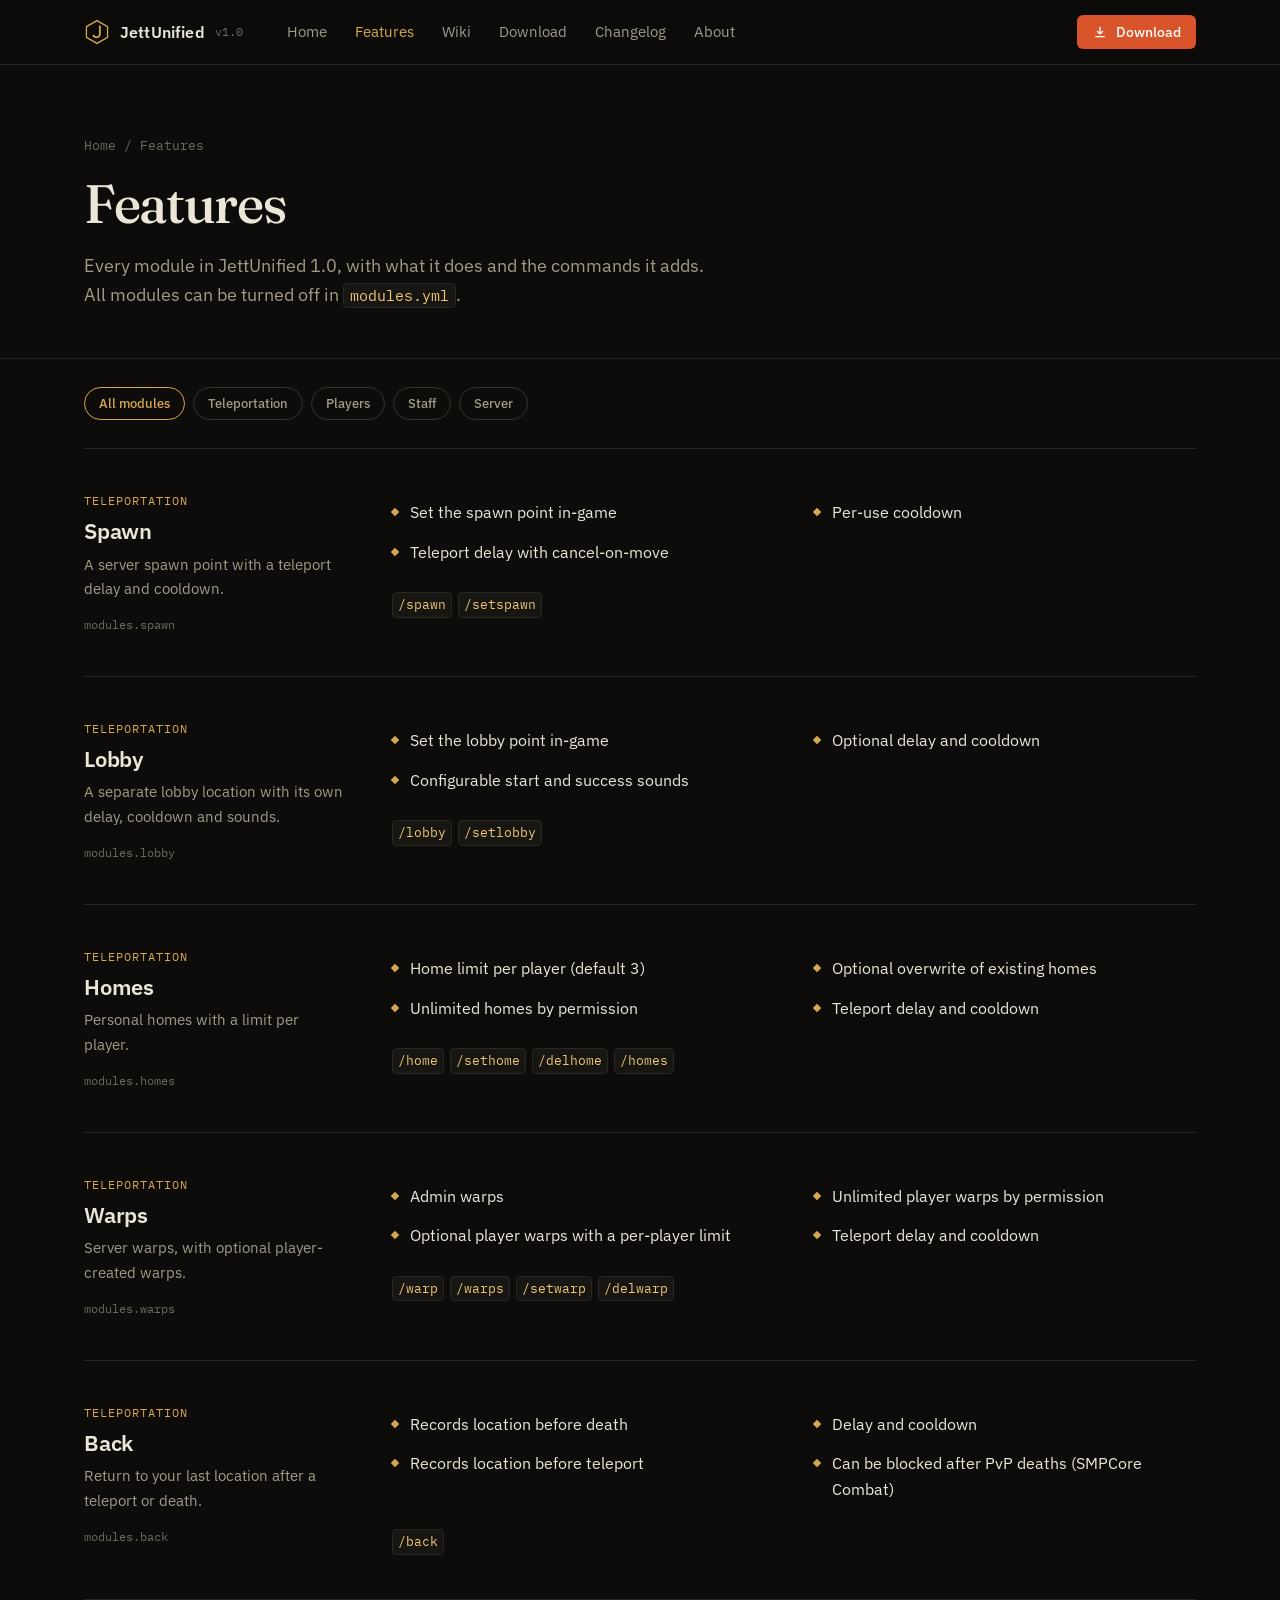
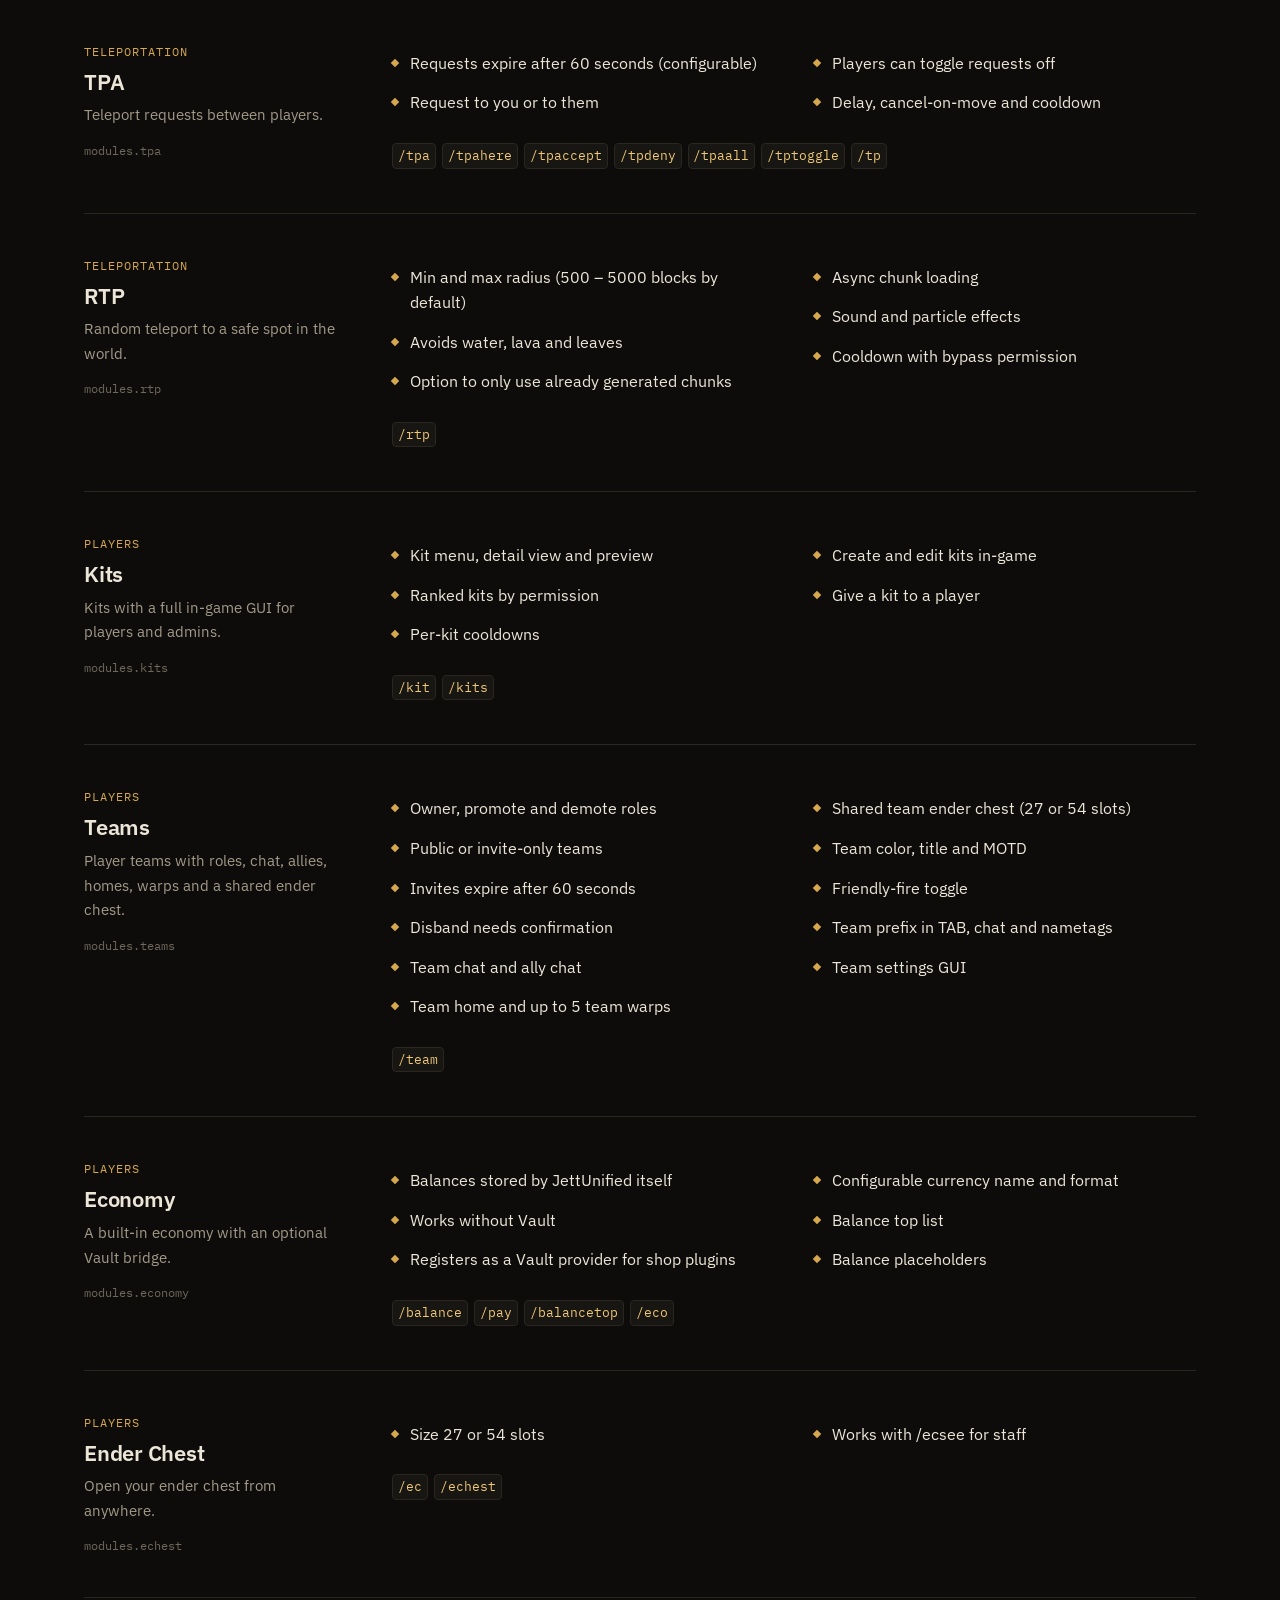
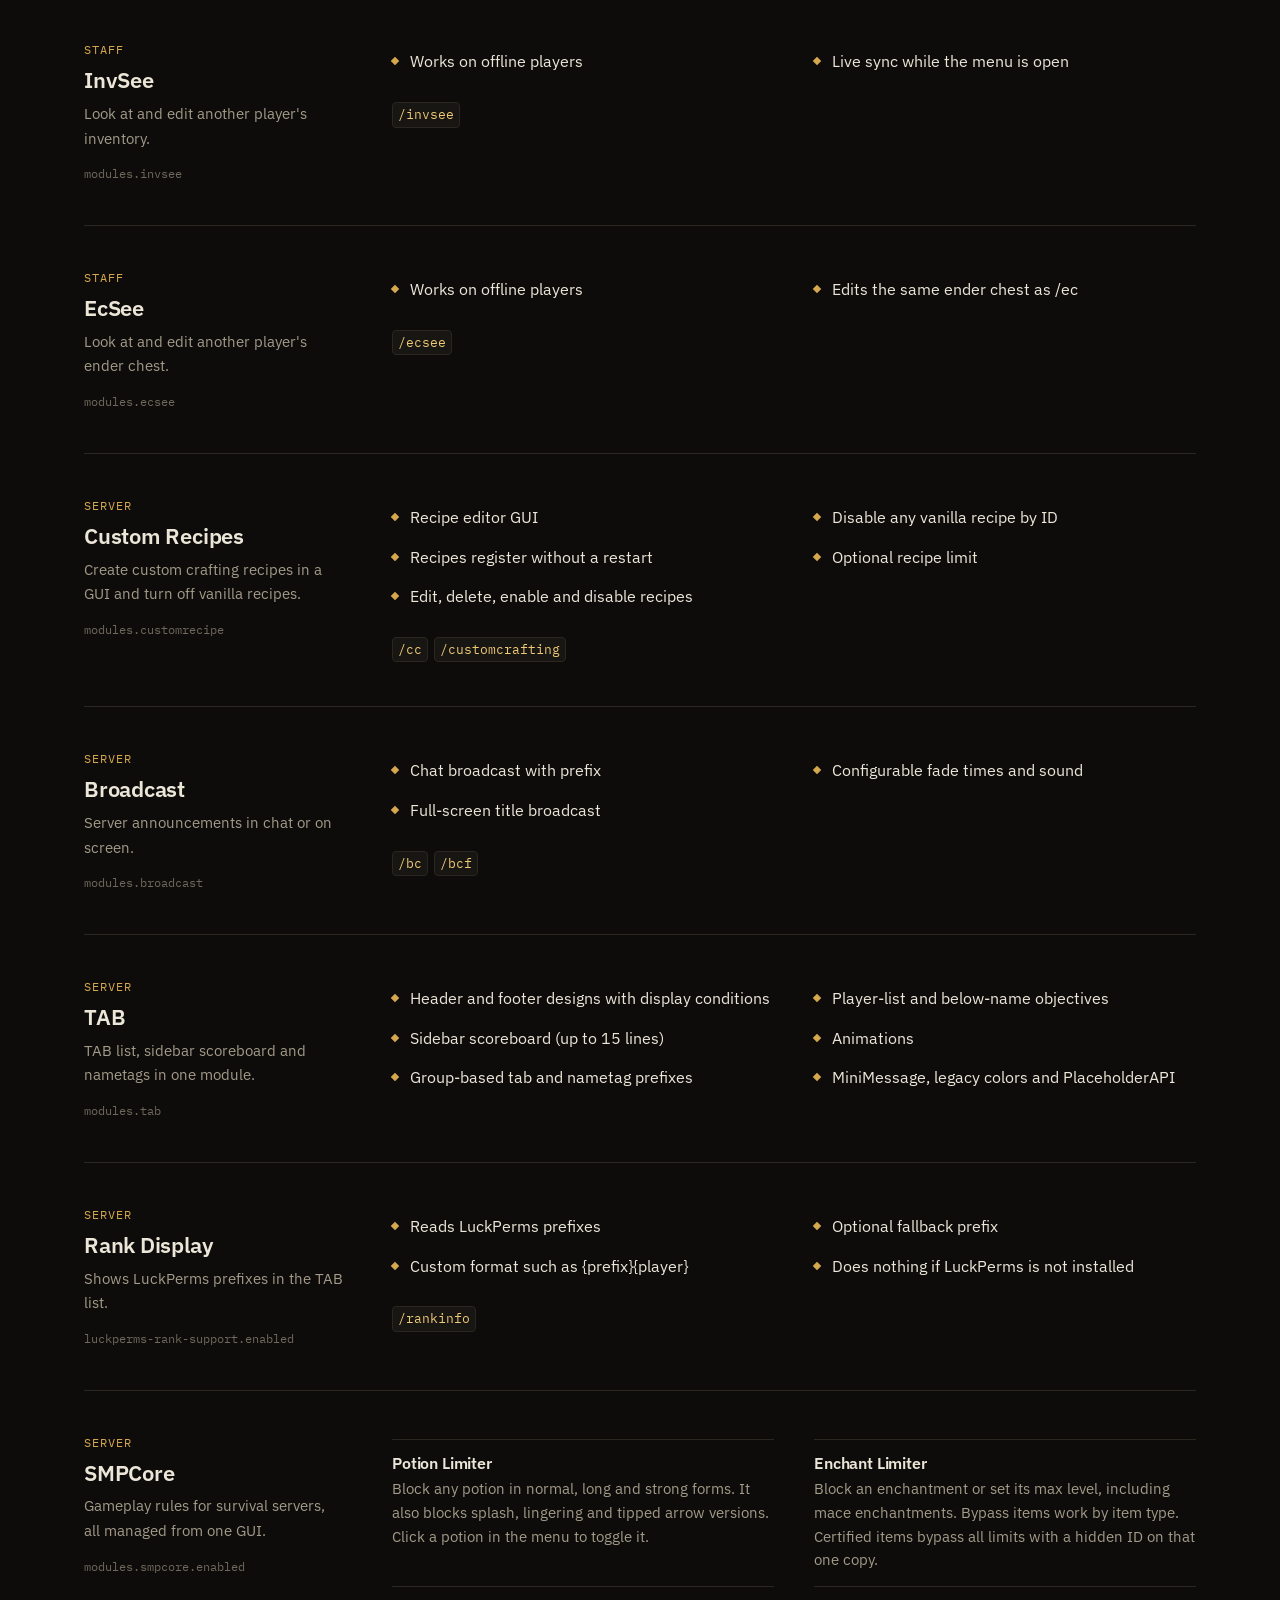
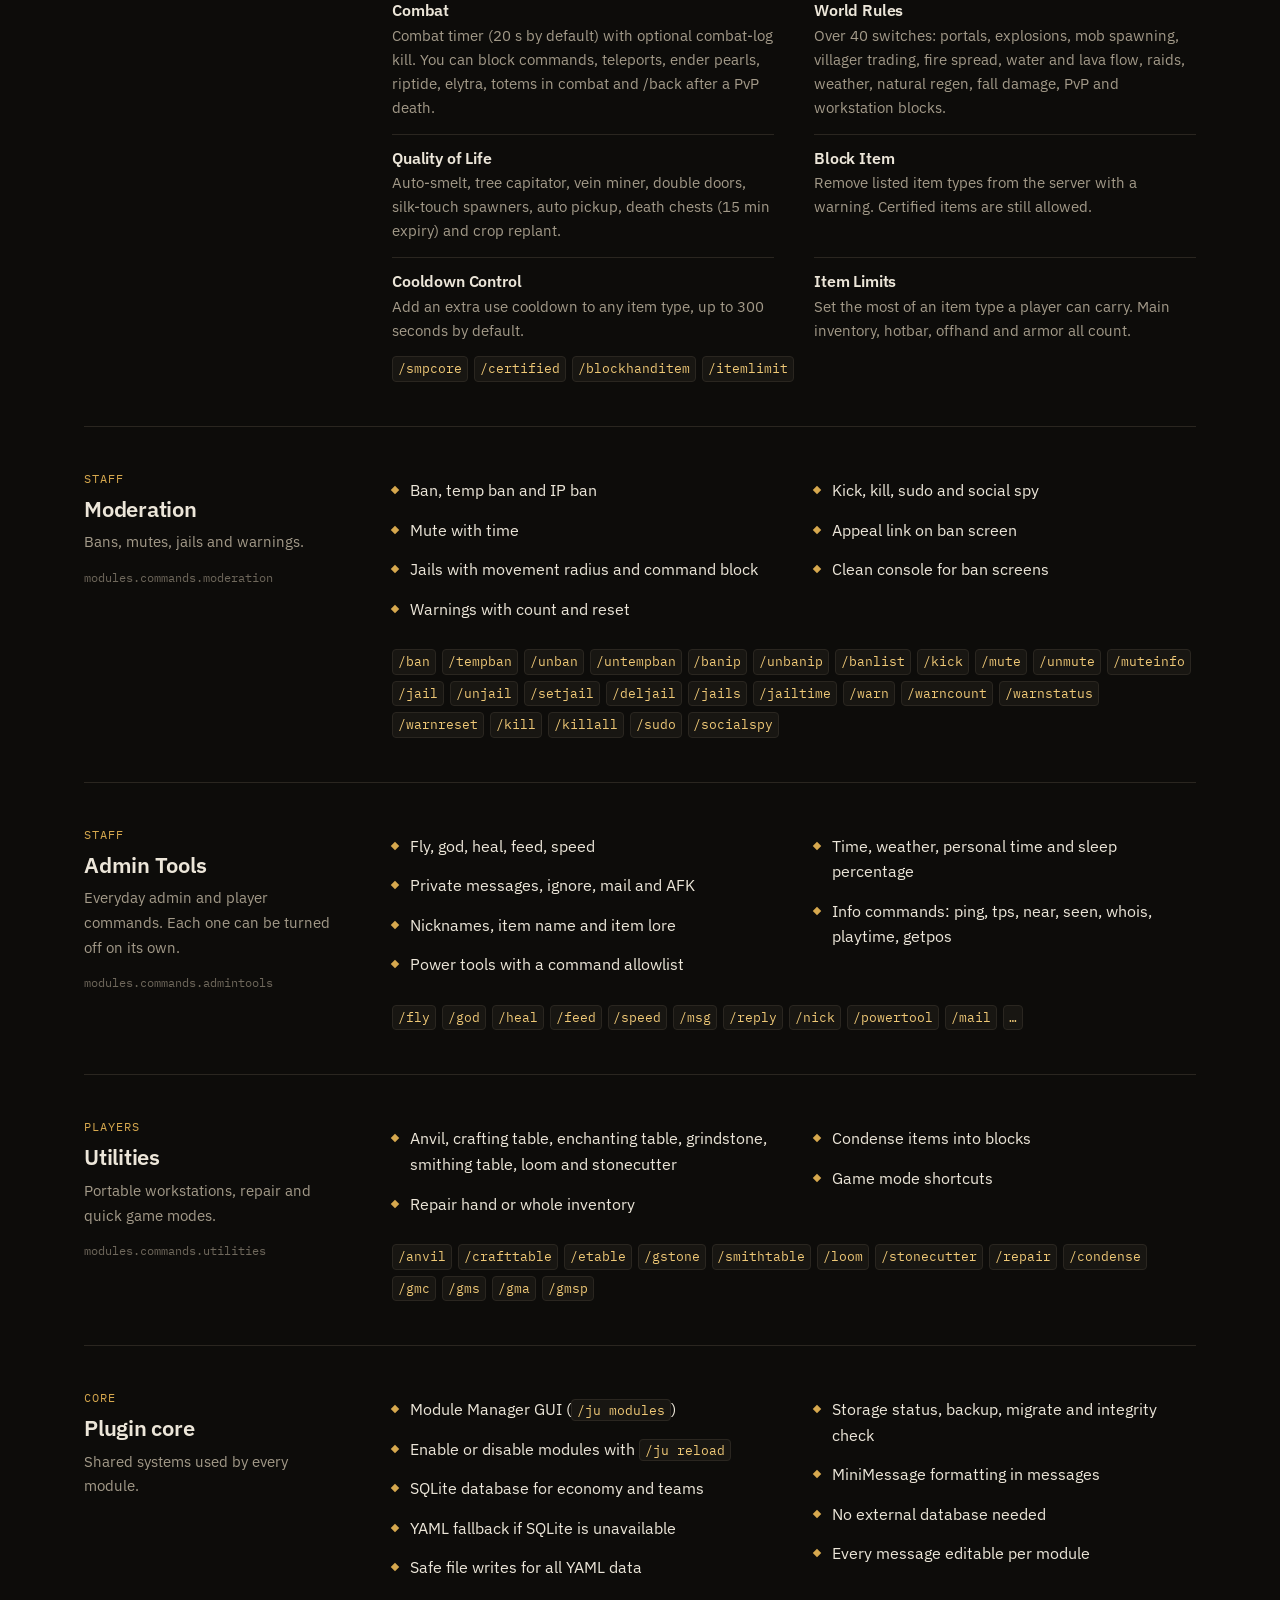
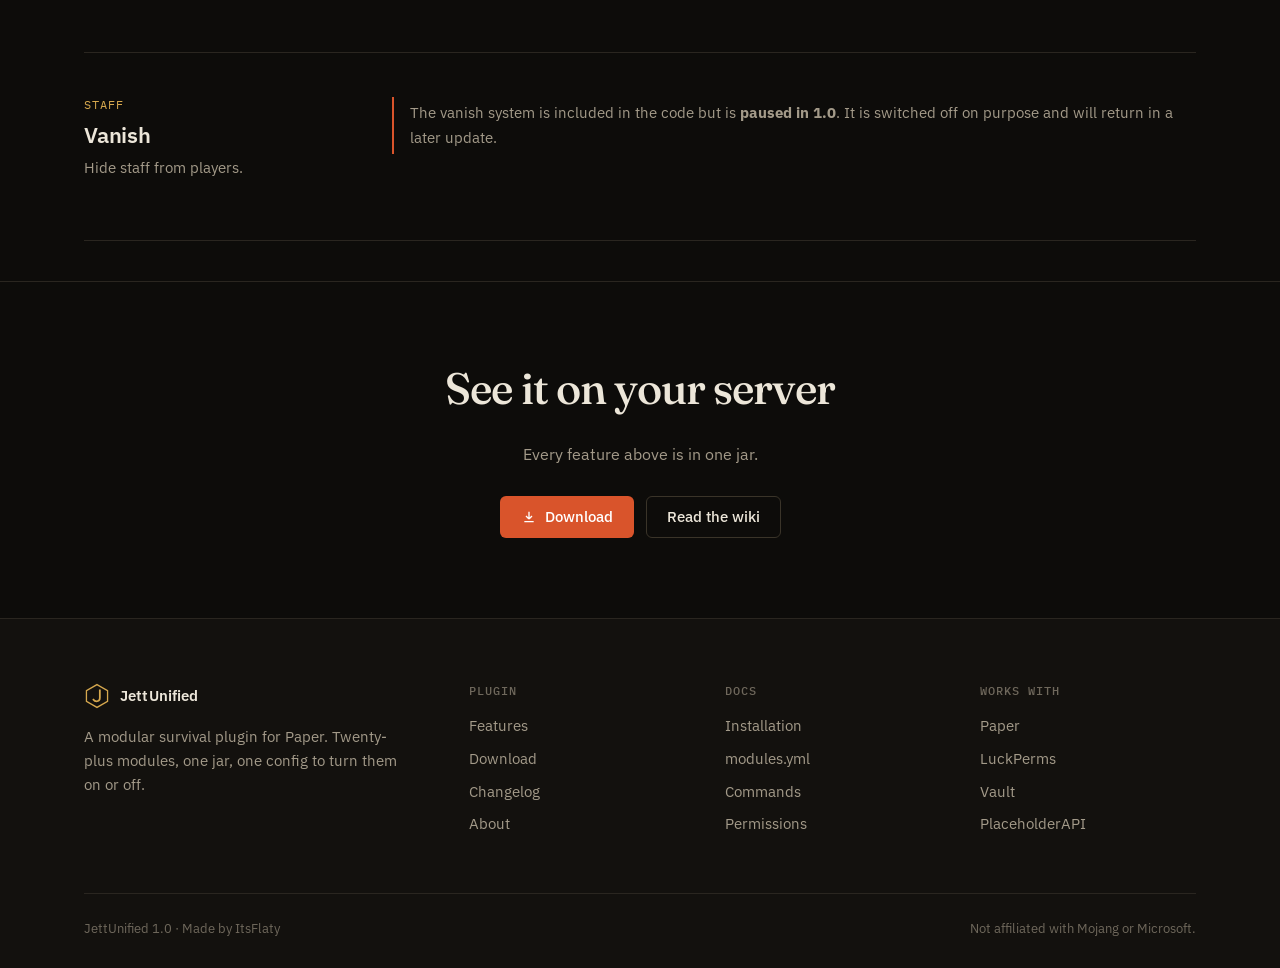
<file: features.html>
<!DOCTYPE html>
<html lang="en">
<head>
<meta charset="utf-8">
<meta name="viewport" content="width=device-width, initial-scale=1">
<title>Features · JettUnified</title>
<meta name="description" content="Full feature list of JettUnified: every module, what it does and the commands it adds.">
<meta name="theme-color" content="#0d0c0a">
<meta property="og:title" content="Features · JettUnified">
<meta property="og:description" content="Full feature list of JettUnified: every module, what it does and the commands it adds.">
<meta property="og:type" content="website">
<link rel="icon" href="favicon.svg" type="image/svg+xml">
<link rel="preconnect" href="https://fonts.googleapis.com">
<link rel="preconnect" href="https://fonts.gstatic.com" crossorigin>
<link href="https://fonts.googleapis.com/css2?family=Fraunces:ital,opsz,wght@0,9..144,500;1,9..144,500&family=IBM+Plex+Mono:wght@400;500&family=IBM+Plex+Sans:wght@400;500;600&display=swap" rel="stylesheet">
<link rel="stylesheet" href="style.css">
</head>
<body>
<a class="skip" href="#main">Skip to content</a>
<header class="site-header">
  <nav class="wrap nav" aria-label="Main">
    <a class="brand" href="index.html"><svg viewBox="0 0 32 32" fill="none" aria-hidden="true"><path d="M16 2 29 9.5v13L16 30 3 22.5v-13L16 2Z" stroke="#d6a84e" stroke-width="1.6"/><path d="M19.5 9v9.2c0 2.6-1.6 4.3-4.1 4.3-1.6 0-2.9-.7-3.7-1.9" stroke="#d6a84e" stroke-width="2.2" stroke-linecap="square"/></svg><span>JettUnified</span><small>v1.0</small></a>
    <ul class="nav-links"><li><a href="index.html">Home</a></li><li><a href="features.html" aria-current="page">Features</a></li><li><a href="wiki.html">Wiki</a></li><li><a href="download.html">Download</a></li><li><a href="changelog.html">Changelog</a></li><li><a href="about.html">About</a></li></ul>
    <div class="nav-cta"><a class="btn btn-primary btn-sm" href="download.html"><svg viewBox="0 0 24 24" fill="none" stroke="currentColor" stroke-width="2" aria-hidden="true"><path d="M12 4v11m0 0-4.5-4.5M12 15l4.5-4.5M5 19h14"/></svg>Download</a></div>
    <button class="menu-btn" aria-label="Open menu" aria-expanded="false"><svg viewBox="0 0 24 24" fill="none" stroke="currentColor" stroke-width="2"><path d="M4 7h16M4 12h16M4 17h16"/></svg></button>
  </nav>
</header>
<main id="main">

<section class="page-head"><div class="wrap">
  <div class="crumbs"><a href="index.html">Home</a> / Features</div>
  <h1>Features</h1>
  <p>Every module in JettUnified 1.0, with what it does and the commands it adds. All modules can be turned off in <code>modules.yml</code>.</p>
</div></section>
<div class="wrap">
  <div class="feature-toolbar"><button class="chip" data-filter="all" aria-pressed="true">All modules</button><button class="chip" data-filter="Teleportation" aria-pressed="false">Teleportation</button><button class="chip" data-filter="Players" aria-pressed="false">Players</button><button class="chip" data-filter="Staff" aria-pressed="false">Staff</button><button class="chip" data-filter="Server" aria-pressed="false">Server</button></div>
  <article class="fgroup" id="spawn" data-group="Teleportation">
  <div><span class="group">Teleportation</span><h2>Spawn</h2><p class="summary">A server spawn point with a teleport delay and cooldown.</p><span class="key">modules.spawn</span></div>
  <div><ul class="flist"><li>Set the spawn point in-game</li><li>Teleport delay with cancel-on-move</li><li>Per-use cooldown</li></ul><div class="cmds"><code>/spawn</code><code>/setspawn</code></div></div>
</article><article class="fgroup" id="lobby" data-group="Teleportation">
  <div><span class="group">Teleportation</span><h2>Lobby</h2><p class="summary">A separate lobby location with its own delay, cooldown and sounds.</p><span class="key">modules.lobby</span></div>
  <div><ul class="flist"><li>Set the lobby point in-game</li><li>Configurable start and success sounds</li><li>Optional delay and cooldown</li></ul><div class="cmds"><code>/lobby</code><code>/setlobby</code></div></div>
</article><article class="fgroup" id="homes" data-group="Teleportation">
  <div><span class="group">Teleportation</span><h2>Homes</h2><p class="summary">Personal homes with a limit per player.</p><span class="key">modules.homes</span></div>
  <div><ul class="flist"><li>Home limit per player (default 3)</li><li>Unlimited homes by permission</li><li>Optional overwrite of existing homes</li><li>Teleport delay and cooldown</li></ul><div class="cmds"><code>/home</code><code>/sethome</code><code>/delhome</code><code>/homes</code></div></div>
</article><article class="fgroup" id="warps" data-group="Teleportation">
  <div><span class="group">Teleportation</span><h2>Warps</h2><p class="summary">Server warps, with optional player-created warps.</p><span class="key">modules.warps</span></div>
  <div><ul class="flist"><li>Admin warps</li><li>Optional player warps with a per-player limit</li><li>Unlimited player warps by permission</li><li>Teleport delay and cooldown</li></ul><div class="cmds"><code>/warp</code><code>/warps</code><code>/setwarp</code><code>/delwarp</code></div></div>
</article><article class="fgroup" id="back" data-group="Teleportation">
  <div><span class="group">Teleportation</span><h2>Back</h2><p class="summary">Return to your last location after a teleport or death.</p><span class="key">modules.back</span></div>
  <div><ul class="flist"><li>Records location before death</li><li>Records location before teleport</li><li>Delay and cooldown</li><li>Can be blocked after PvP deaths (SMPCore Combat)</li></ul><div class="cmds"><code>/back</code></div></div>
</article><article class="fgroup" id="tpa" data-group="Teleportation">
  <div><span class="group">Teleportation</span><h2>TPA</h2><p class="summary">Teleport requests between players.</p><span class="key">modules.tpa</span></div>
  <div><ul class="flist"><li>Requests expire after 60 seconds (configurable)</li><li>Request to you or to them</li><li>Players can toggle requests off</li><li>Delay, cancel-on-move and cooldown</li></ul><div class="cmds"><code>/tpa</code><code>/tpahere</code><code>/tpaccept</code><code>/tpdeny</code><code>/tpaall</code><code>/tptoggle</code><code>/tp</code></div></div>
</article><article class="fgroup" id="rtp" data-group="Teleportation">
  <div><span class="group">Teleportation</span><h2>RTP</h2><p class="summary">Random teleport to a safe spot in the world.</p><span class="key">modules.rtp</span></div>
  <div><ul class="flist"><li>Min and max radius (500 – 5000 blocks by default)</li><li>Avoids water, lava and leaves</li><li>Option to only use already generated chunks</li><li>Async chunk loading</li><li>Sound and particle effects</li><li>Cooldown with bypass permission</li></ul><div class="cmds"><code>/rtp</code></div></div>
</article><article class="fgroup" id="kits" data-group="Players">
  <div><span class="group">Players</span><h2>Kits</h2><p class="summary">Kits with a full in-game GUI for players and admins.</p><span class="key">modules.kits</span></div>
  <div><ul class="flist"><li>Kit menu, detail view and preview</li><li>Ranked kits by permission</li><li>Per-kit cooldowns</li><li>Create and edit kits in-game</li><li>Give a kit to a player</li></ul><div class="cmds"><code>/kit</code><code>/kits</code></div></div>
</article><article class="fgroup" id="teams" data-group="Players">
  <div><span class="group">Players</span><h2>Teams</h2><p class="summary">Player teams with roles, chat, allies, homes, warps and a shared ender chest.</p><span class="key">modules.teams</span></div>
  <div><ul class="flist"><li>Owner, promote and demote roles</li><li>Public or invite-only teams</li><li>Invites expire after 60 seconds</li><li>Disband needs confirmation</li><li>Team chat and ally chat</li><li>Team home and up to 5 team warps</li><li>Shared team ender chest (27 or 54 slots)</li><li>Team color, title and MOTD</li><li>Friendly-fire toggle</li><li>Team prefix in TAB, chat and nametags</li><li>Team settings GUI</li></ul><div class="cmds"><code>/team</code></div></div>
</article><article class="fgroup" id="economy" data-group="Players">
  <div><span class="group">Players</span><h2>Economy</h2><p class="summary">A built-in economy with an optional Vault bridge.</p><span class="key">modules.economy</span></div>
  <div><ul class="flist"><li>Balances stored by JettUnified itself</li><li>Works without Vault</li><li>Registers as a Vault provider for shop plugins</li><li>Configurable currency name and format</li><li>Balance top list</li><li>Balance placeholders</li></ul><div class="cmds"><code>/balance</code><code>/pay</code><code>/balancetop</code><code>/eco</code></div></div>
</article><article class="fgroup" id="echest" data-group="Players">
  <div><span class="group">Players</span><h2>Ender Chest</h2><p class="summary">Open your ender chest from anywhere.</p><span class="key">modules.echest</span></div>
  <div><ul class="flist"><li>Size 27 or 54 slots</li><li>Works with /ecsee for staff</li></ul><div class="cmds"><code>/ec</code><code>/echest</code></div></div>
</article><article class="fgroup" id="invsee" data-group="Staff">
  <div><span class="group">Staff</span><h2>InvSee</h2><p class="summary">Look at and edit another player&#x27;s inventory.</p><span class="key">modules.invsee</span></div>
  <div><ul class="flist"><li>Works on offline players</li><li>Live sync while the menu is open</li></ul><div class="cmds"><code>/invsee</code></div></div>
</article><article class="fgroup" id="ecsee" data-group="Staff">
  <div><span class="group">Staff</span><h2>EcSee</h2><p class="summary">Look at and edit another player&#x27;s ender chest.</p><span class="key">modules.ecsee</span></div>
  <div><ul class="flist"><li>Works on offline players</li><li>Edits the same ender chest as /ec</li></ul><div class="cmds"><code>/ecsee</code></div></div>
</article><article class="fgroup" id="customrecipe" data-group="Server">
  <div><span class="group">Server</span><h2>Custom Recipes</h2><p class="summary">Create custom crafting recipes in a GUI and turn off vanilla recipes.</p><span class="key">modules.customrecipe</span></div>
  <div><ul class="flist"><li>Recipe editor GUI</li><li>Recipes register without a restart</li><li>Edit, delete, enable and disable recipes</li><li>Disable any vanilla recipe by ID</li><li>Optional recipe limit</li></ul><div class="cmds"><code>/cc</code><code>/customcrafting</code></div></div>
</article><article class="fgroup" id="broadcast" data-group="Server">
  <div><span class="group">Server</span><h2>Broadcast</h2><p class="summary">Server announcements in chat or on screen.</p><span class="key">modules.broadcast</span></div>
  <div><ul class="flist"><li>Chat broadcast with prefix</li><li>Full-screen title broadcast</li><li>Configurable fade times and sound</li></ul><div class="cmds"><code>/bc</code><code>/bcf</code></div></div>
</article><article class="fgroup" id="tab" data-group="Server">
  <div><span class="group">Server</span><h2>TAB</h2><p class="summary">TAB list, sidebar scoreboard and nametags in one module.</p><span class="key">modules.tab</span></div>
  <div><ul class="flist"><li>Header and footer designs with display conditions</li><li>Sidebar scoreboard (up to 15 lines)</li><li>Group-based tab and nametag prefixes</li><li>Player-list and below-name objectives</li><li>Animations</li><li>MiniMessage, legacy colors and PlaceholderAPI</li></ul></div>
</article><article class="fgroup" id="rankdisplay" data-group="Server">
  <div><span class="group">Server</span><h2>Rank Display</h2><p class="summary">Shows LuckPerms prefixes in the TAB list.</p><span class="key">luckperms-rank-support.enabled</span></div>
  <div><ul class="flist"><li>Reads LuckPerms prefixes</li><li>Custom format such as {prefix}{player}</li><li>Optional fallback prefix</li><li>Does nothing if LuckPerms is not installed</li></ul><div class="cmds"><code>/rankinfo</code></div></div>
</article><article class="fgroup" id="smpcore" data-group="Server">
  <div><span class="group">Server</span><h2>SMPCore</h2><p class="summary">Gameplay rules for survival servers, all managed from one GUI.</p><span class="key">modules.smpcore.enabled</span></div>
  <div><div class="sub-list"><div class="sub-item"><h4>Potion Limiter</h4><p>Block any potion in normal, long and strong forms. It also blocks splash, lingering and tipped arrow versions. Click a potion in the menu to toggle it.</p></div><div class="sub-item"><h4>Enchant Limiter</h4><p>Block an enchantment or set its max level, including mace enchantments. Bypass items work by item type. Certified items bypass all limits with a hidden ID on that one copy.</p></div><div class="sub-item"><h4>Combat</h4><p>Combat timer (20 s by default) with optional combat-log kill. You can block commands, teleports, ender pearls, riptide, elytra, totems in combat and /back after a PvP death.</p></div><div class="sub-item"><h4>World Rules</h4><p>Over 40 switches: portals, explosions, mob spawning, villager trading, fire spread, water and lava flow, raids, weather, natural regen, fall damage, PvP and workstation blocks.</p></div><div class="sub-item"><h4>Quality of Life</h4><p>Auto-smelt, tree capitator, vein miner, double doors, silk-touch spawners, auto pickup, death chests (15 min expiry) and crop replant.</p></div><div class="sub-item"><h4>Block Item</h4><p>Remove listed item types from the server with a warning. Certified items are still allowed.</p></div><div class="sub-item"><h4>Cooldown Control</h4><p>Add an extra use cooldown to any item type, up to 300 seconds by default.</p></div><div class="sub-item"><h4>Item Limits</h4><p>Set the most of an item type a player can carry. Main inventory, hotbar, offhand and armor all count.</p></div></div><div class="cmds"><code>/smpcore</code><code>/certified</code><code>/blockhanditem</code><code>/itemlimit</code></div></div>
</article><article class="fgroup" id="moderation" data-group="Staff">
  <div><span class="group">Staff</span><h2>Moderation</h2><p class="summary">Bans, mutes, jails and warnings.</p><span class="key">modules.commands.moderation</span></div>
  <div><ul class="flist"><li>Ban, temp ban and IP ban</li><li>Mute with time</li><li>Jails with movement radius and command block</li><li>Warnings with count and reset</li><li>Kick, kill, sudo and social spy</li><li>Appeal link on ban screen</li><li>Clean console for ban screens</li></ul><div class="cmds"><code>/ban</code><code>/tempban</code><code>/unban</code><code>/untempban</code><code>/banip</code><code>/unbanip</code><code>/banlist</code><code>/kick</code><code>/mute</code><code>/unmute</code><code>/muteinfo</code><code>/jail</code><code>/unjail</code><code>/setjail</code><code>/deljail</code><code>/jails</code><code>/jailtime</code><code>/warn</code><code>/warncount</code><code>/warnstatus</code><code>/warnreset</code><code>/kill</code><code>/killall</code><code>/sudo</code><code>/socialspy</code></div></div>
</article><article class="fgroup" id="admintools" data-group="Staff">
  <div><span class="group">Staff</span><h2>Admin Tools</h2><p class="summary">Everyday admin and player commands. Each one can be turned off on its own.</p><span class="key">modules.commands.admintools</span></div>
  <div><ul class="flist"><li>Fly, god, heal, feed, speed</li><li>Private messages, ignore, mail and AFK</li><li>Nicknames, item name and item lore</li><li>Power tools with a command allowlist</li><li>Time, weather, personal time and sleep percentage</li><li>Info commands: ping, tps, near, seen, whois, playtime, getpos</li></ul><div class="cmds"><code>/fly</code><code>/god</code><code>/heal</code><code>/feed</code><code>/speed</code><code>/msg</code><code>/reply</code><code>/nick</code><code>/powertool</code><code>/mail</code><code>…</code></div></div>
</article><article class="fgroup" id="utilities" data-group="Players">
  <div><span class="group">Players</span><h2>Utilities</h2><p class="summary">Portable workstations, repair and quick game modes.</p><span class="key">modules.commands.utilities</span></div>
  <div><ul class="flist"><li>Anvil, crafting table, enchanting table, grindstone, smithing table, loom and stonecutter</li><li>Repair hand or whole inventory</li><li>Condense items into blocks</li><li>Game mode shortcuts</li></ul><div class="cmds"><code>/anvil</code><code>/crafttable</code><code>/etable</code><code>/gstone</code><code>/smithtable</code><code>/loom</code><code>/stonecutter</code><code>/repair</code><code>/condense</code><code>/gmc</code><code>/gms</code><code>/gma</code><code>/gmsp</code></div></div>
</article>
  <article class="fgroup" data-group="Server">
    <div><span class="group">Core</span><h2>Plugin core</h2><p class="summary">Shared systems used by every module.</p></div>
    <div><ul class="flist">
      <li>Module Manager GUI (<code>/ju modules</code>)</li>
      <li>Enable or disable modules with <code>/ju reload</code></li>
      <li>SQLite database for economy and teams</li>
      <li>YAML fallback if SQLite is unavailable</li>
      <li>Safe file writes for all YAML data</li>
      <li>Storage status, backup, migrate and integrity check</li>
      <li>MiniMessage formatting in messages</li>
      <li>No external database needed</li>
      <li>Every message editable per module</li>
    </ul></div>
  </article>
  <article class="fgroup" data-group="Staff">
    <div><span class="group">Staff</span><h2>Vanish</h2><p class="summary">Hide staff from players.</p></div>
    <div><p class="note">The vanish system is included in the code but is <strong>paused in 1.0</strong>. It is switched off on purpose and will return in a later update.</p></div>
  </article>
</div>
<section class="cta" style="border-top:1px solid var(--line);margin-top:40px">
  <div class="wrap"><h2>See it on your server</h2><p>Every feature above is in one jar.</p>
  <div class="hero-actions"><a class="btn btn-primary" href="download.html"><svg viewBox="0 0 24 24" fill="none" stroke="currentColor" stroke-width="2" aria-hidden="true"><path d="M12 4v11m0 0-4.5-4.5M12 15l4.5-4.5M5 19h14"/></svg>Download</a><a class="btn btn-ghost" href="wiki.html">Read the wiki</a></div></div>
</section>

</main>
<footer class="site-footer">
  <div class="wrap">
    <div class="foot-grid">
      <div class="foot-brand">
        <a class="brand" href="index.html"><svg viewBox="0 0 32 32" fill="none" aria-hidden="true"><path d="M16 2 29 9.5v13L16 30 3 22.5v-13L16 2Z" stroke="#d6a84e" stroke-width="1.6"/><path d="M19.5 9v9.2c0 2.6-1.6 4.3-4.1 4.3-1.6 0-2.9-.7-3.7-1.9" stroke="#d6a84e" stroke-width="2.2" stroke-linecap="square"/></svg><span>JettUnified</span></a>
        <p>A modular survival plugin for Paper. Twenty-plus modules, one jar, one config to turn them on or off.</p>
      </div>
      <div>
        <h4>Plugin</h4>
        <ul><li><a href="features.html">Features</a></li><li><a href="download.html">Download</a></li><li><a href="changelog.html">Changelog</a></li><li><a href="about.html">About</a></li></ul>
      </div>
      <div>
        <h4>Docs</h4>
        <ul><li><a href="wiki.html#installation">Installation</a></li><li><a href="wiki.html#modules-yml">modules.yml</a></li><li><a href="wiki.html#commands">Commands</a></li><li><a href="wiki.html#permissions">Permissions</a></li></ul>
      </div>
      <div>
        <h4>Works with</h4>
        <ul><li><a href="https://papermc.io/" rel="noopener">Paper</a></li><li><a href="https://luckperms.net/" rel="noopener">LuckPerms</a></li><li><a href="https://www.spigotmc.org/resources/vault.34315/" rel="noopener">Vault</a></li><li><a href="https://www.spigotmc.org/resources/placeholderapi.6245/" rel="noopener">PlaceholderAPI</a></li></ul>
      </div>
    </div>
    <div class="foot-bottom">
      <span>JettUnified 1.0 · Made by ItsFlaty</span>
      <span>Not affiliated with Mojang or Microsoft.</span>
    </div>
  </div>
</footer>
<script src="main.js?v=2" defer></script>
</body>
</html>
</file>
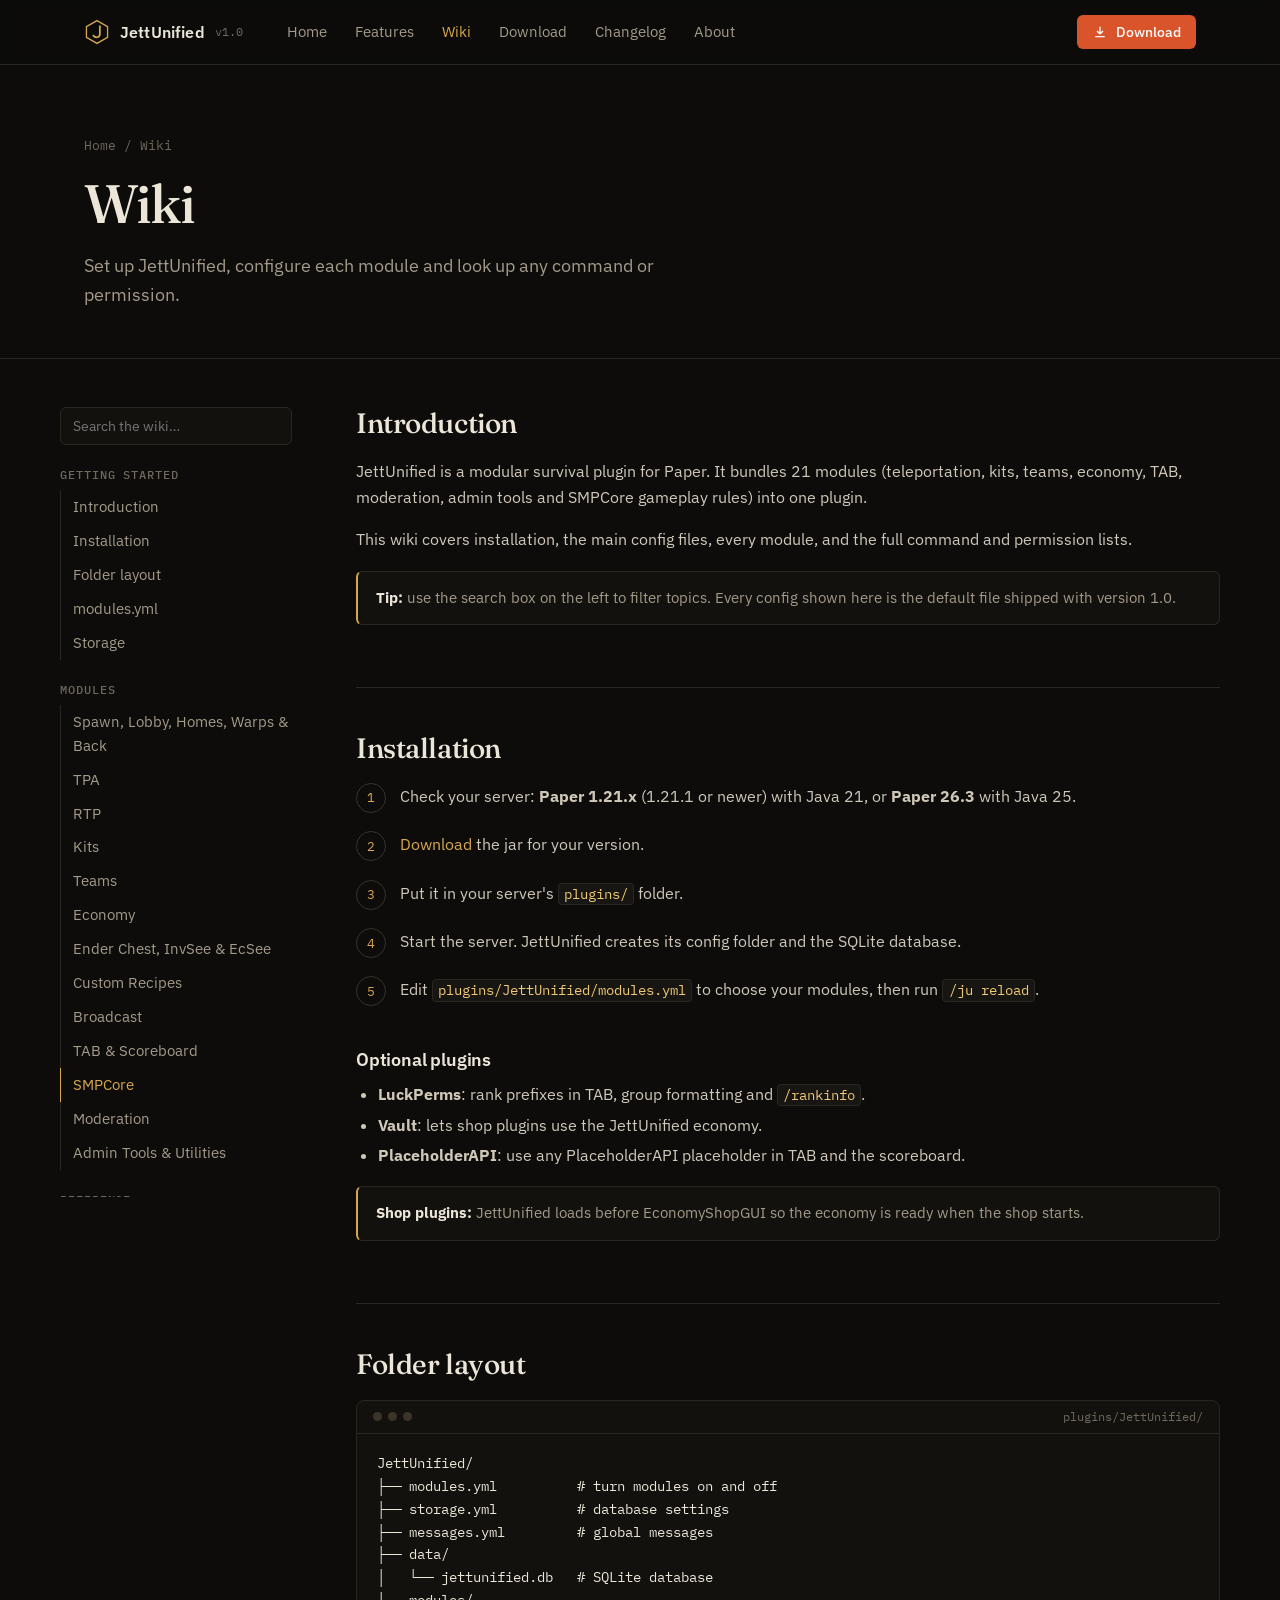
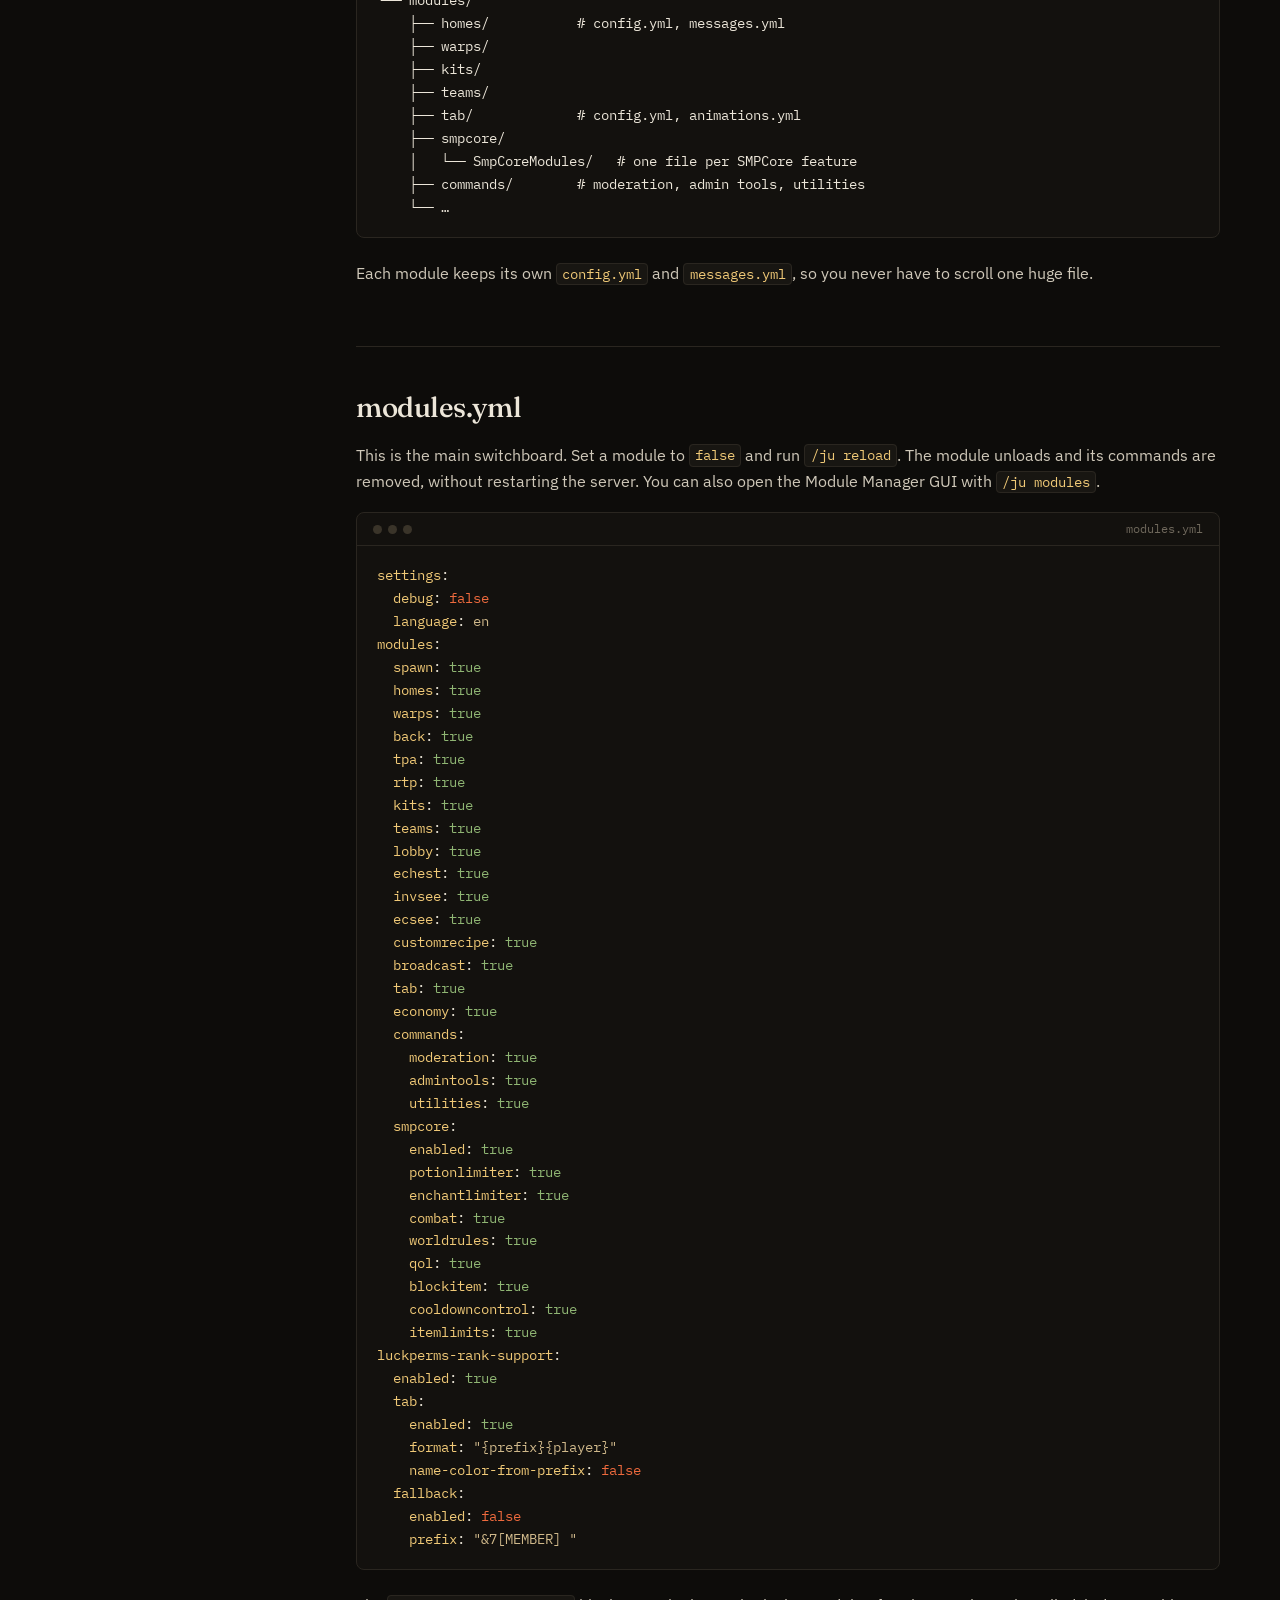
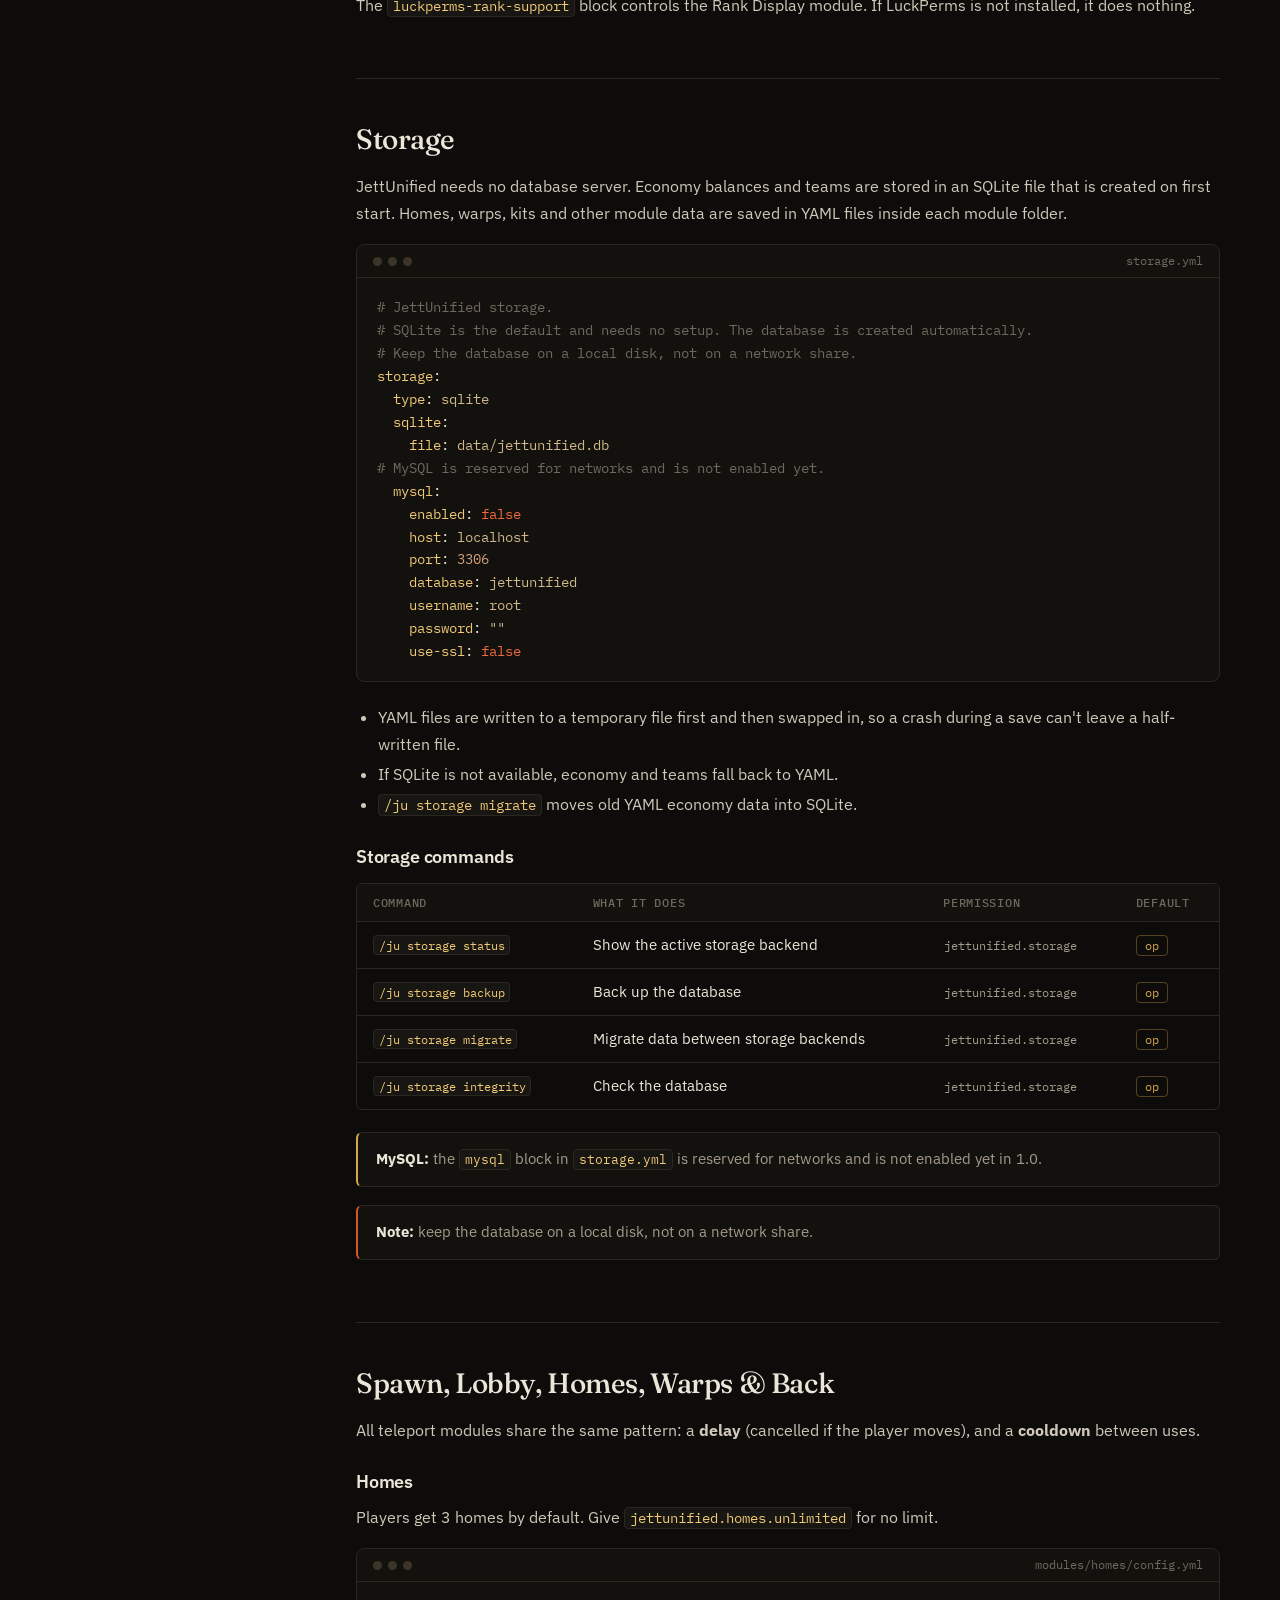
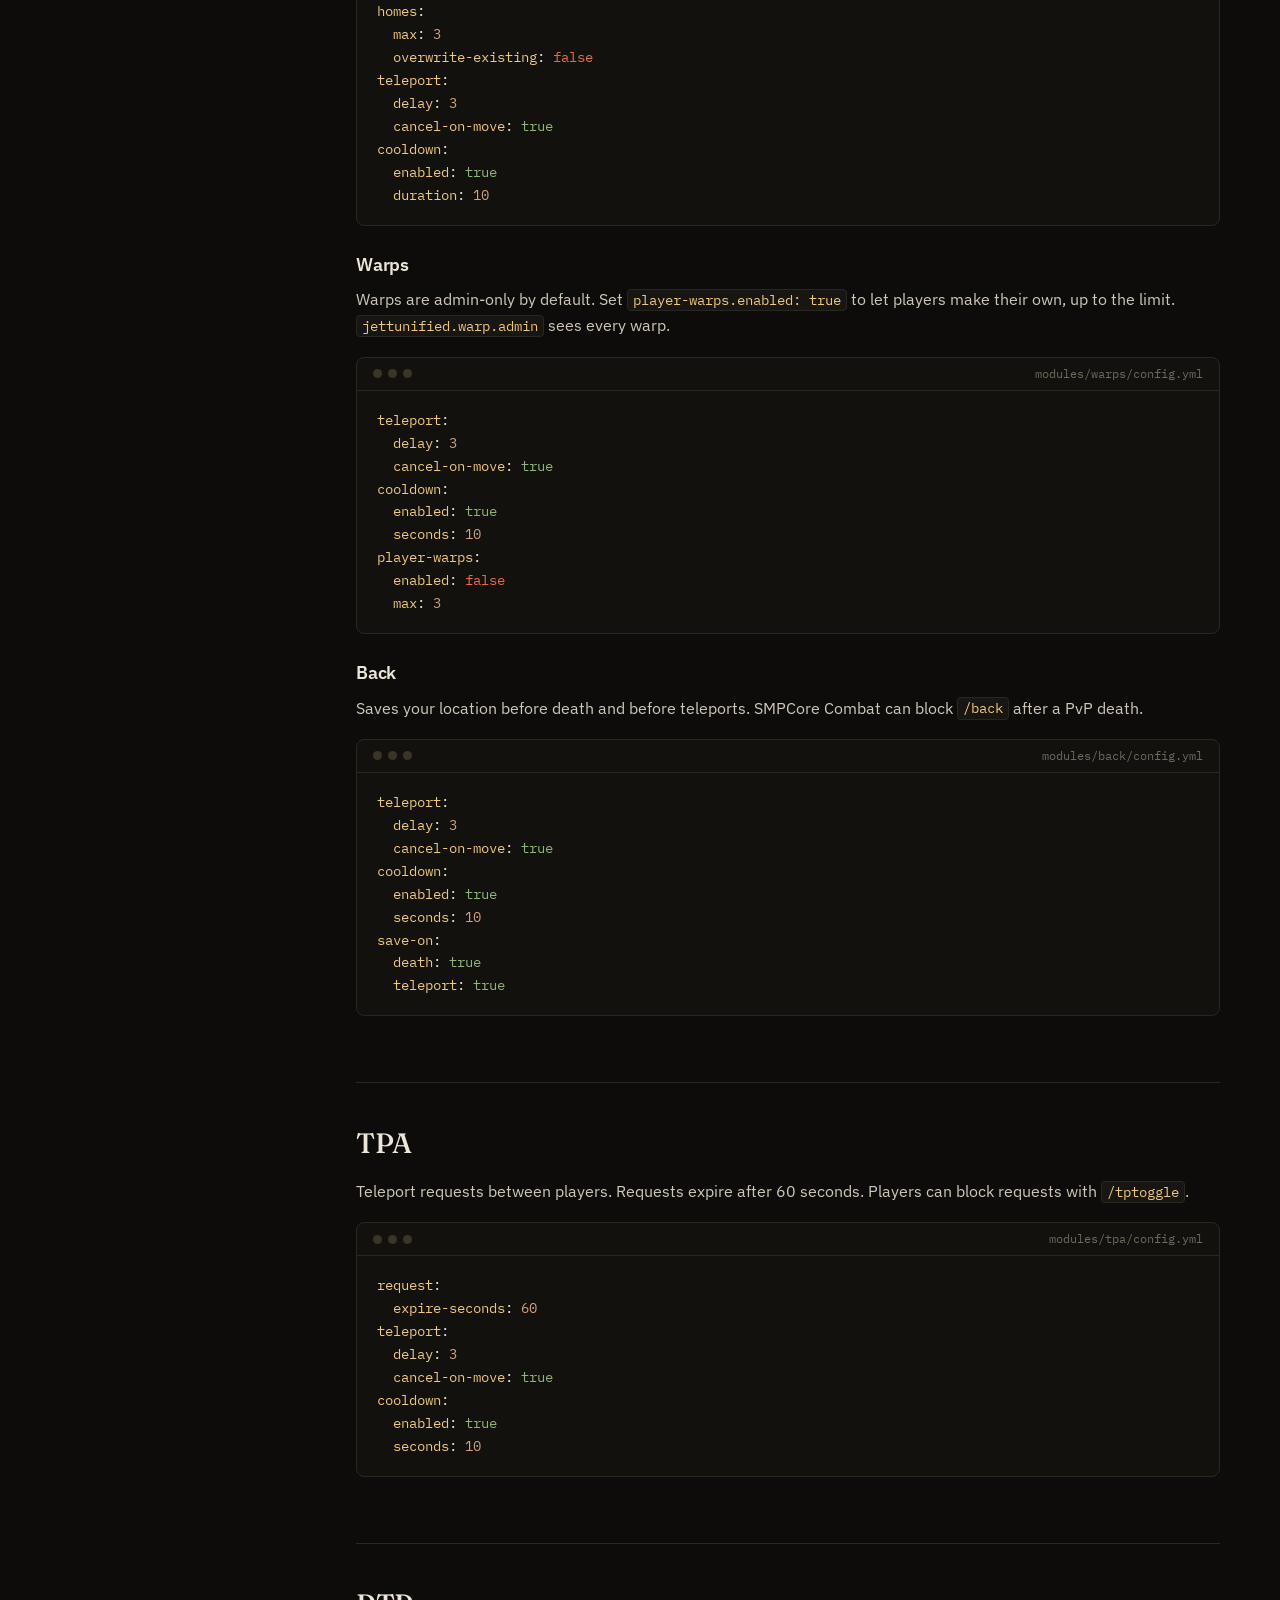
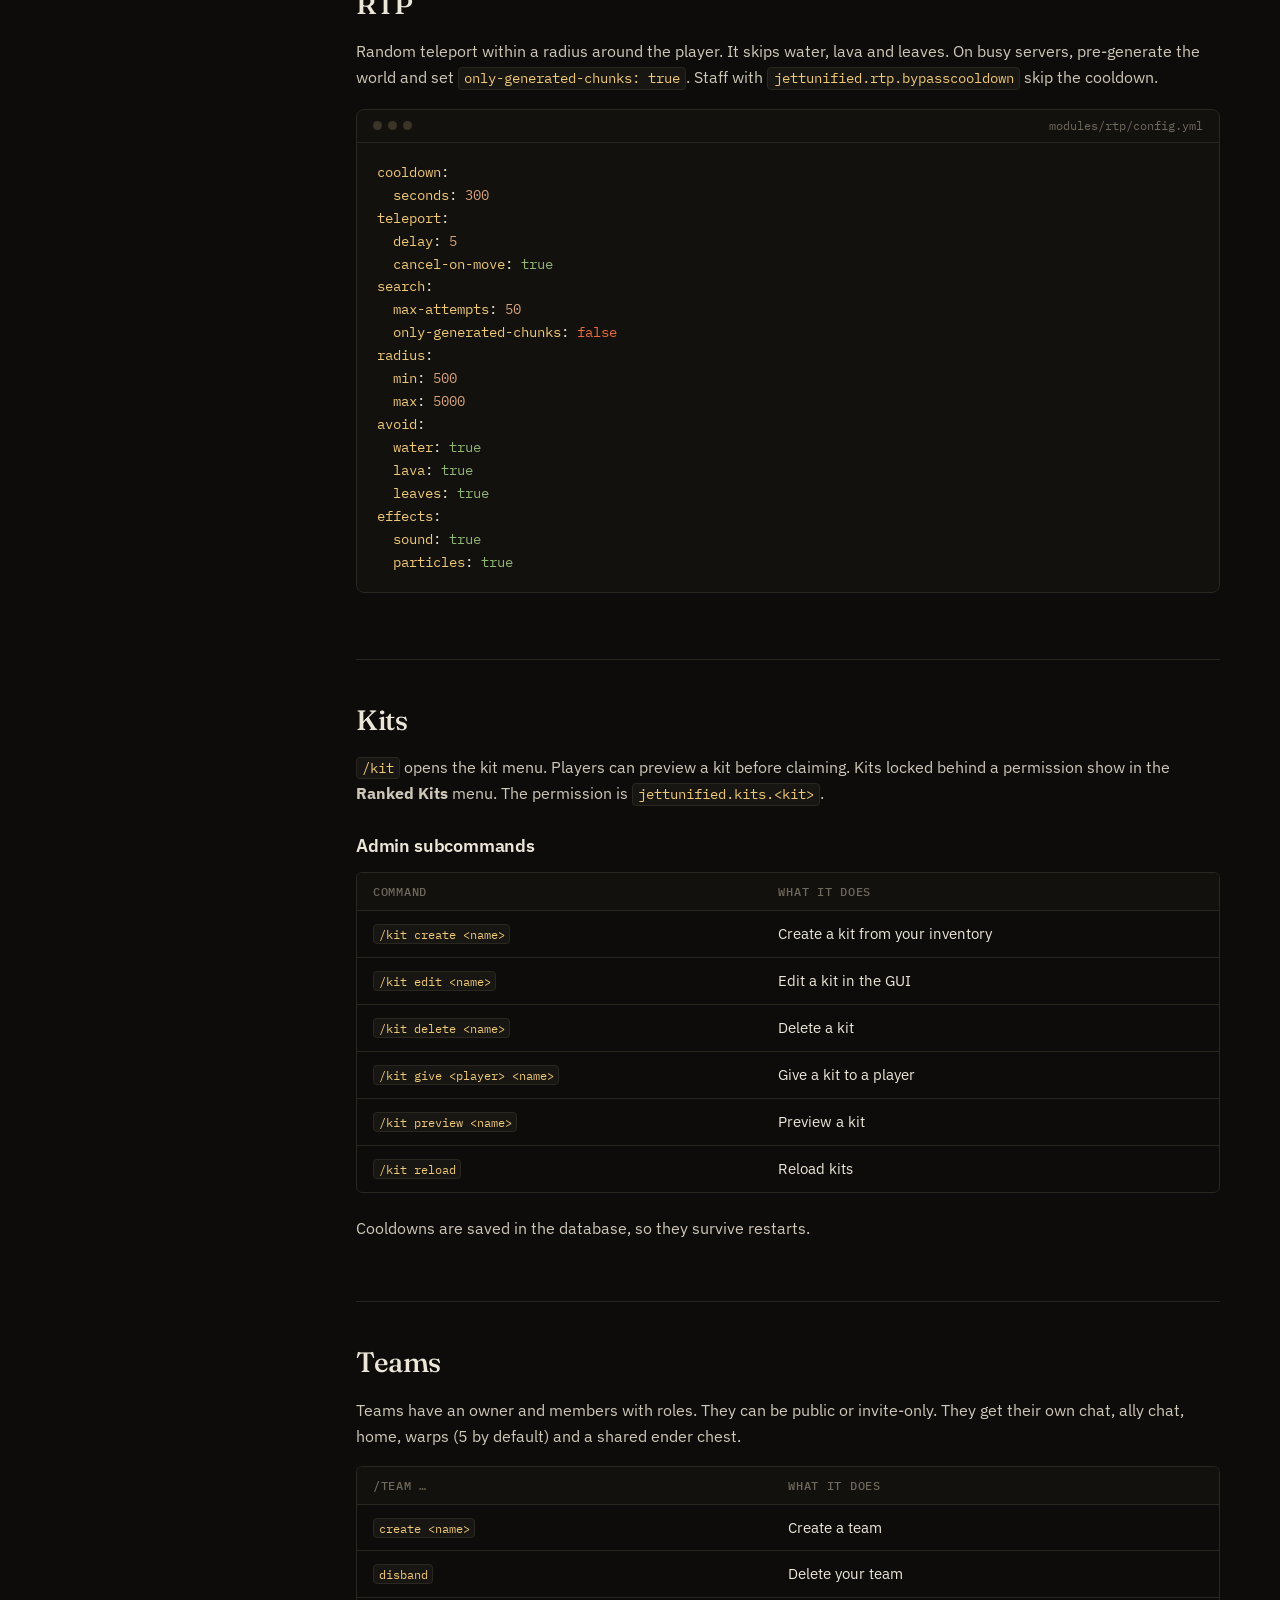
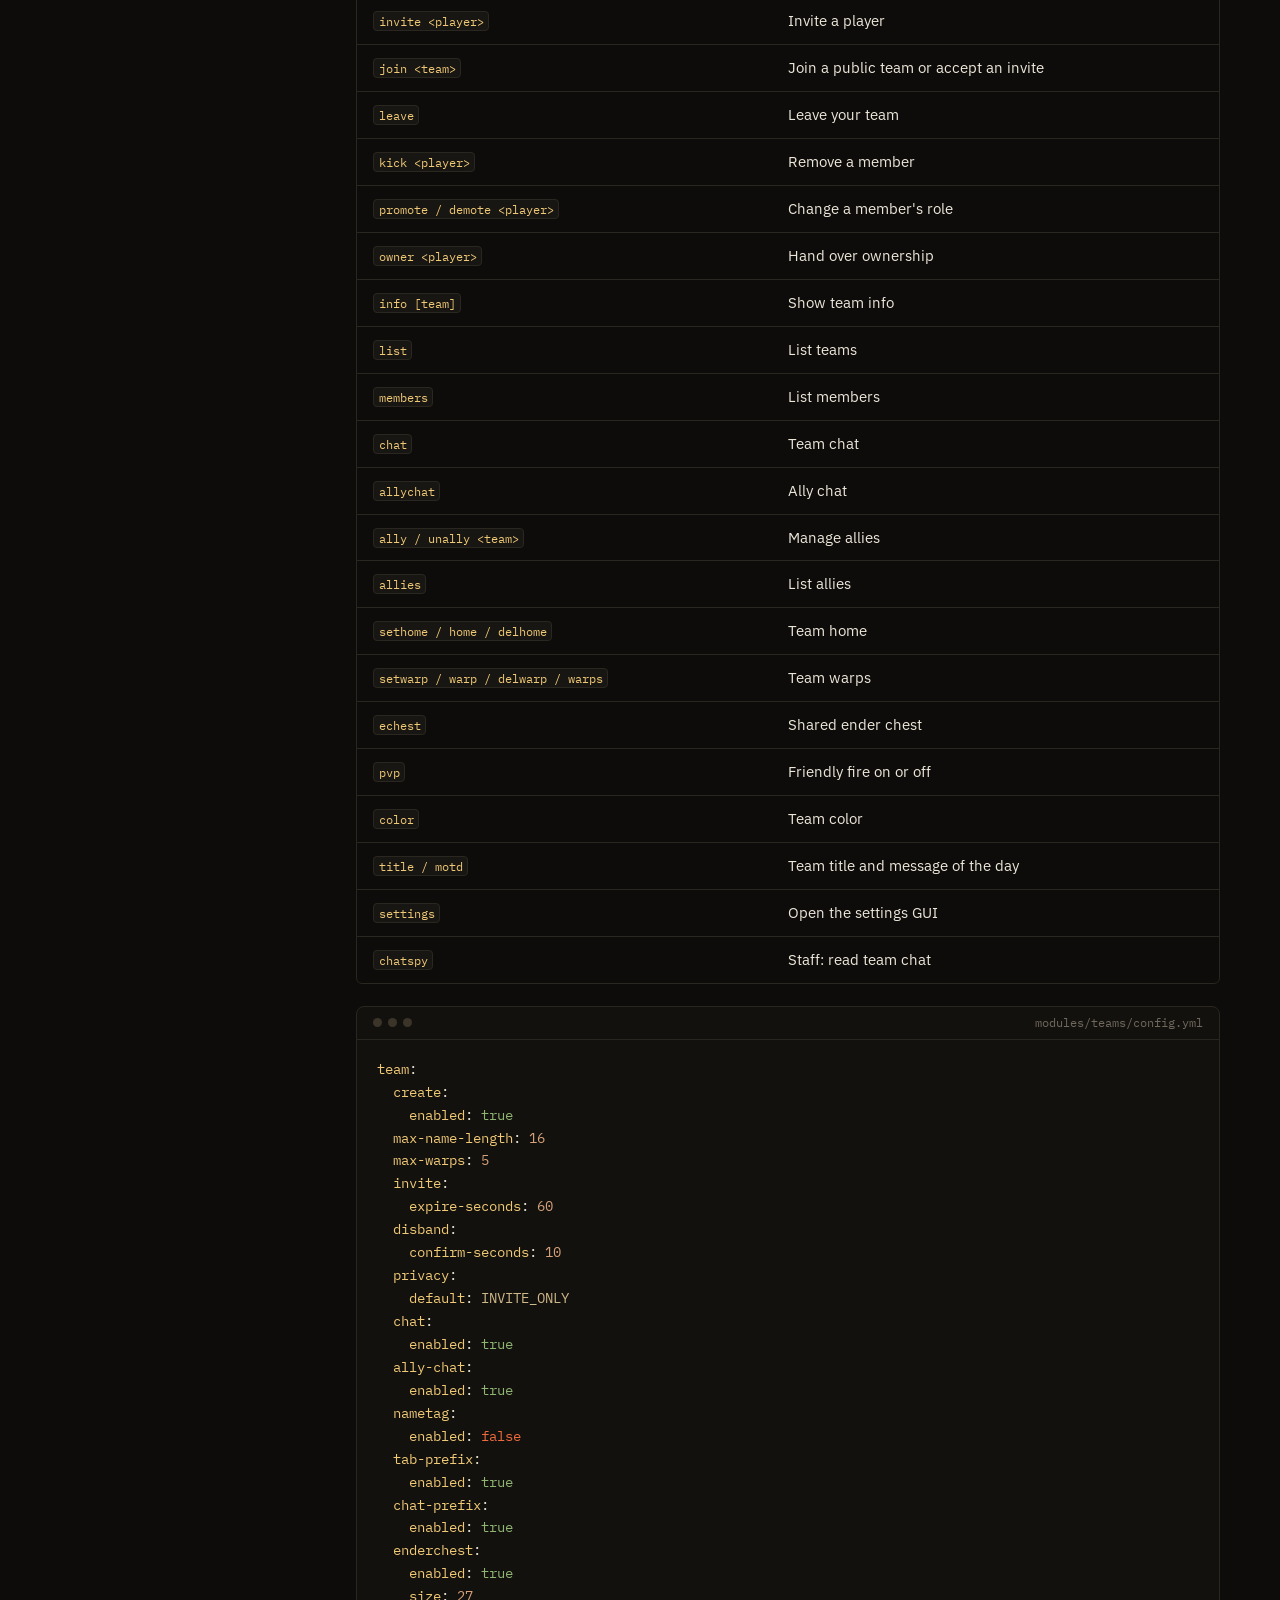
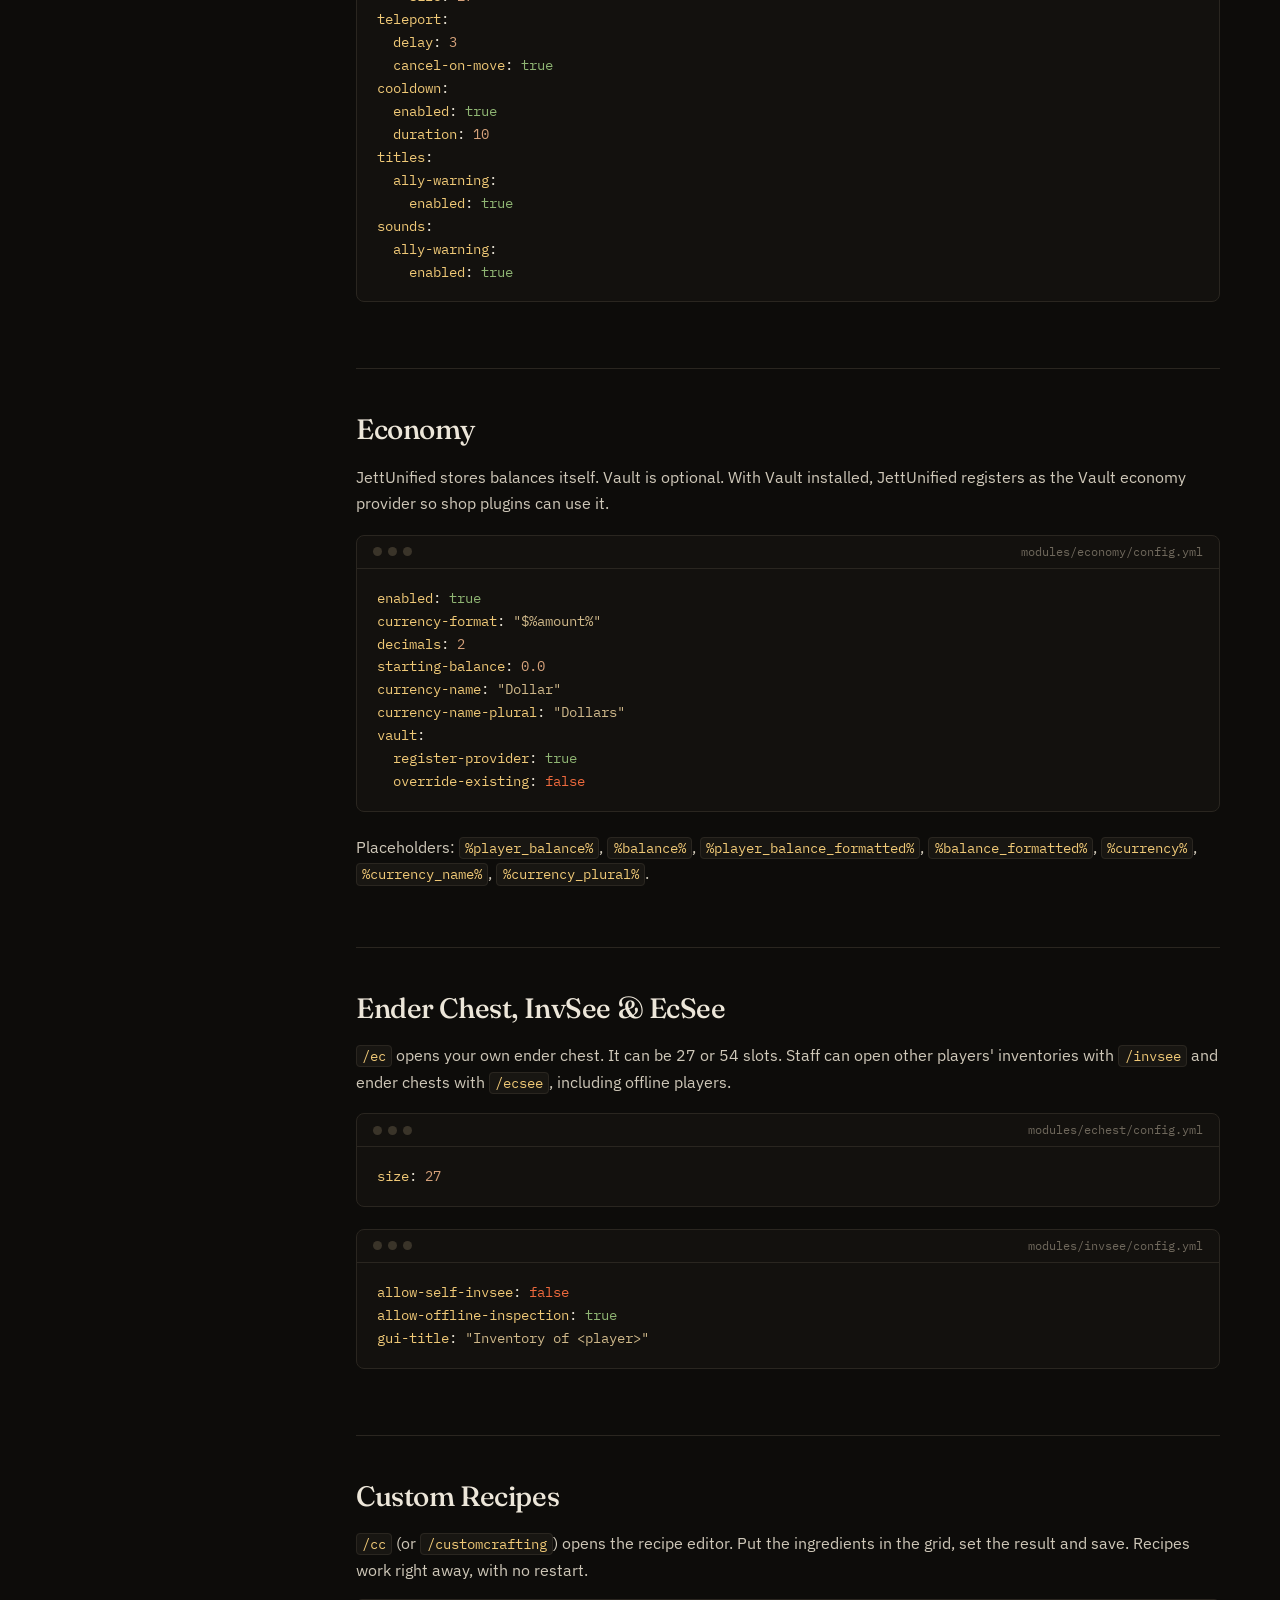
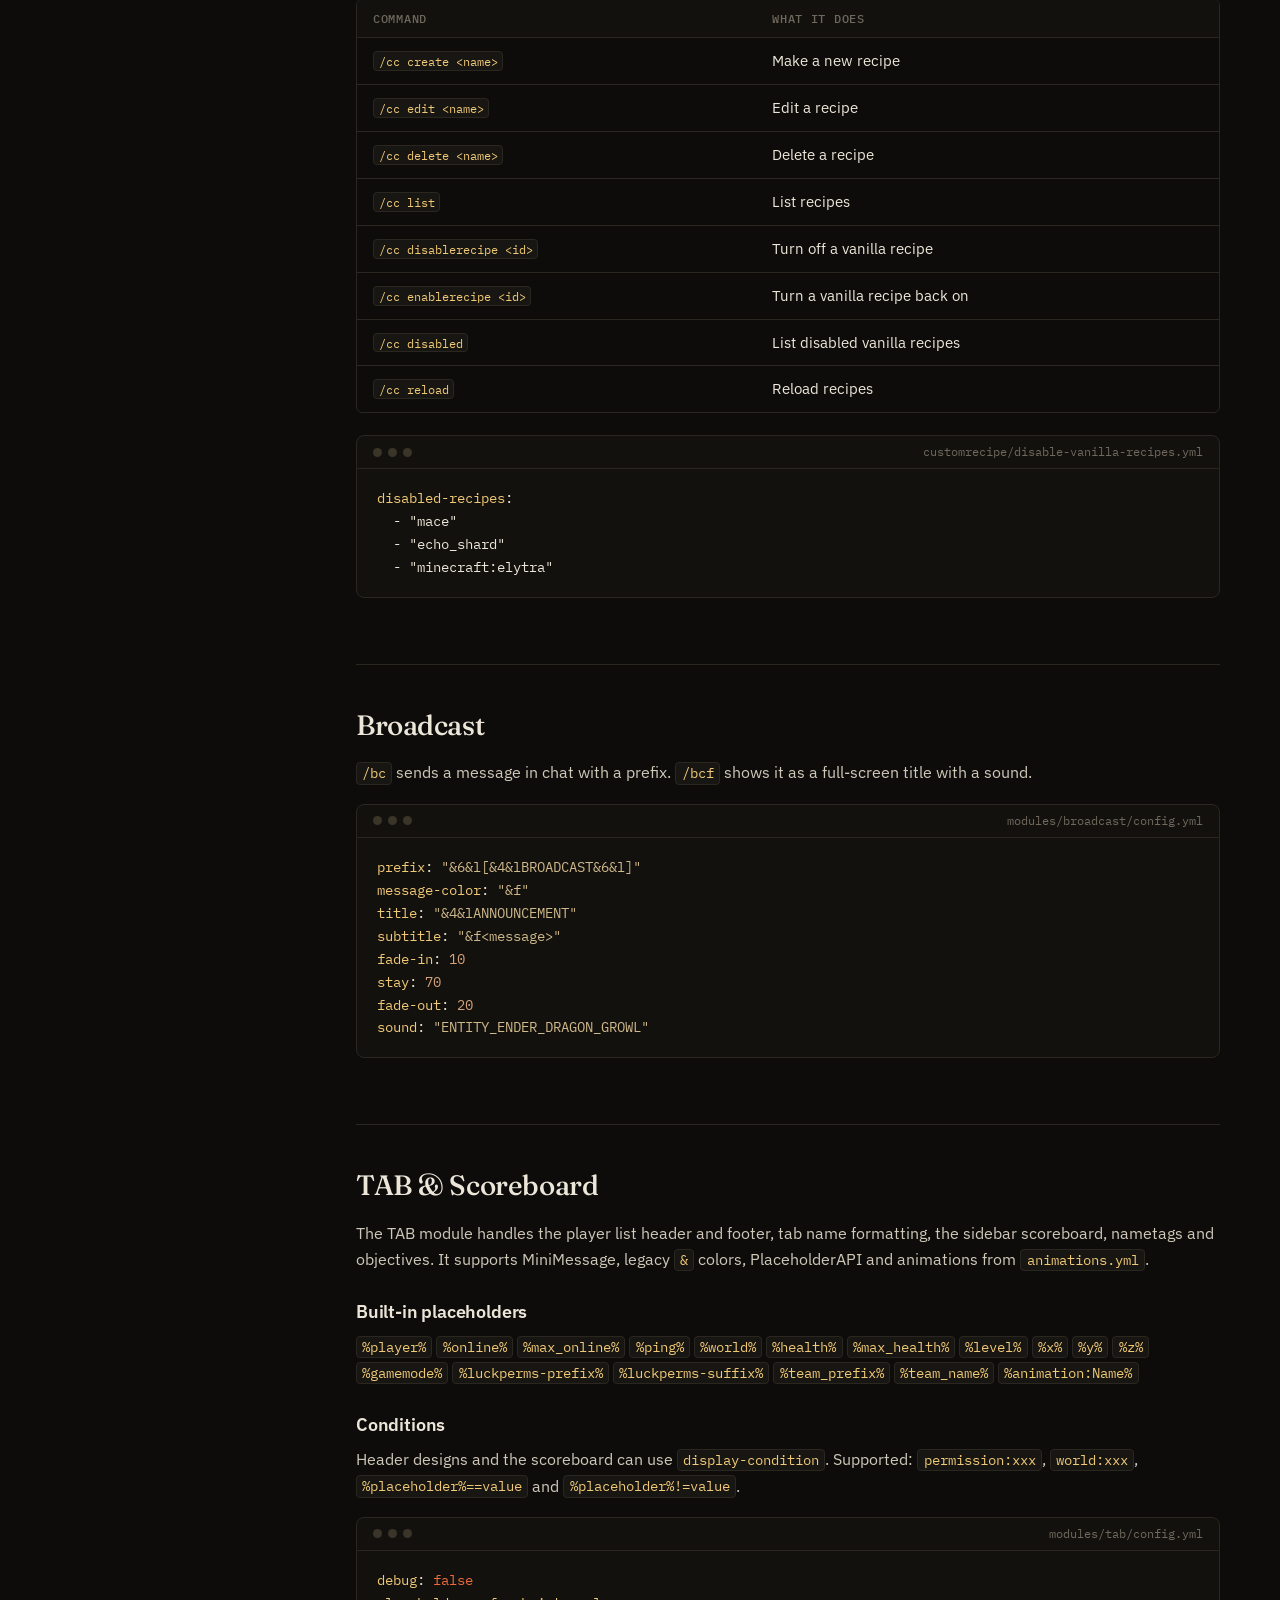
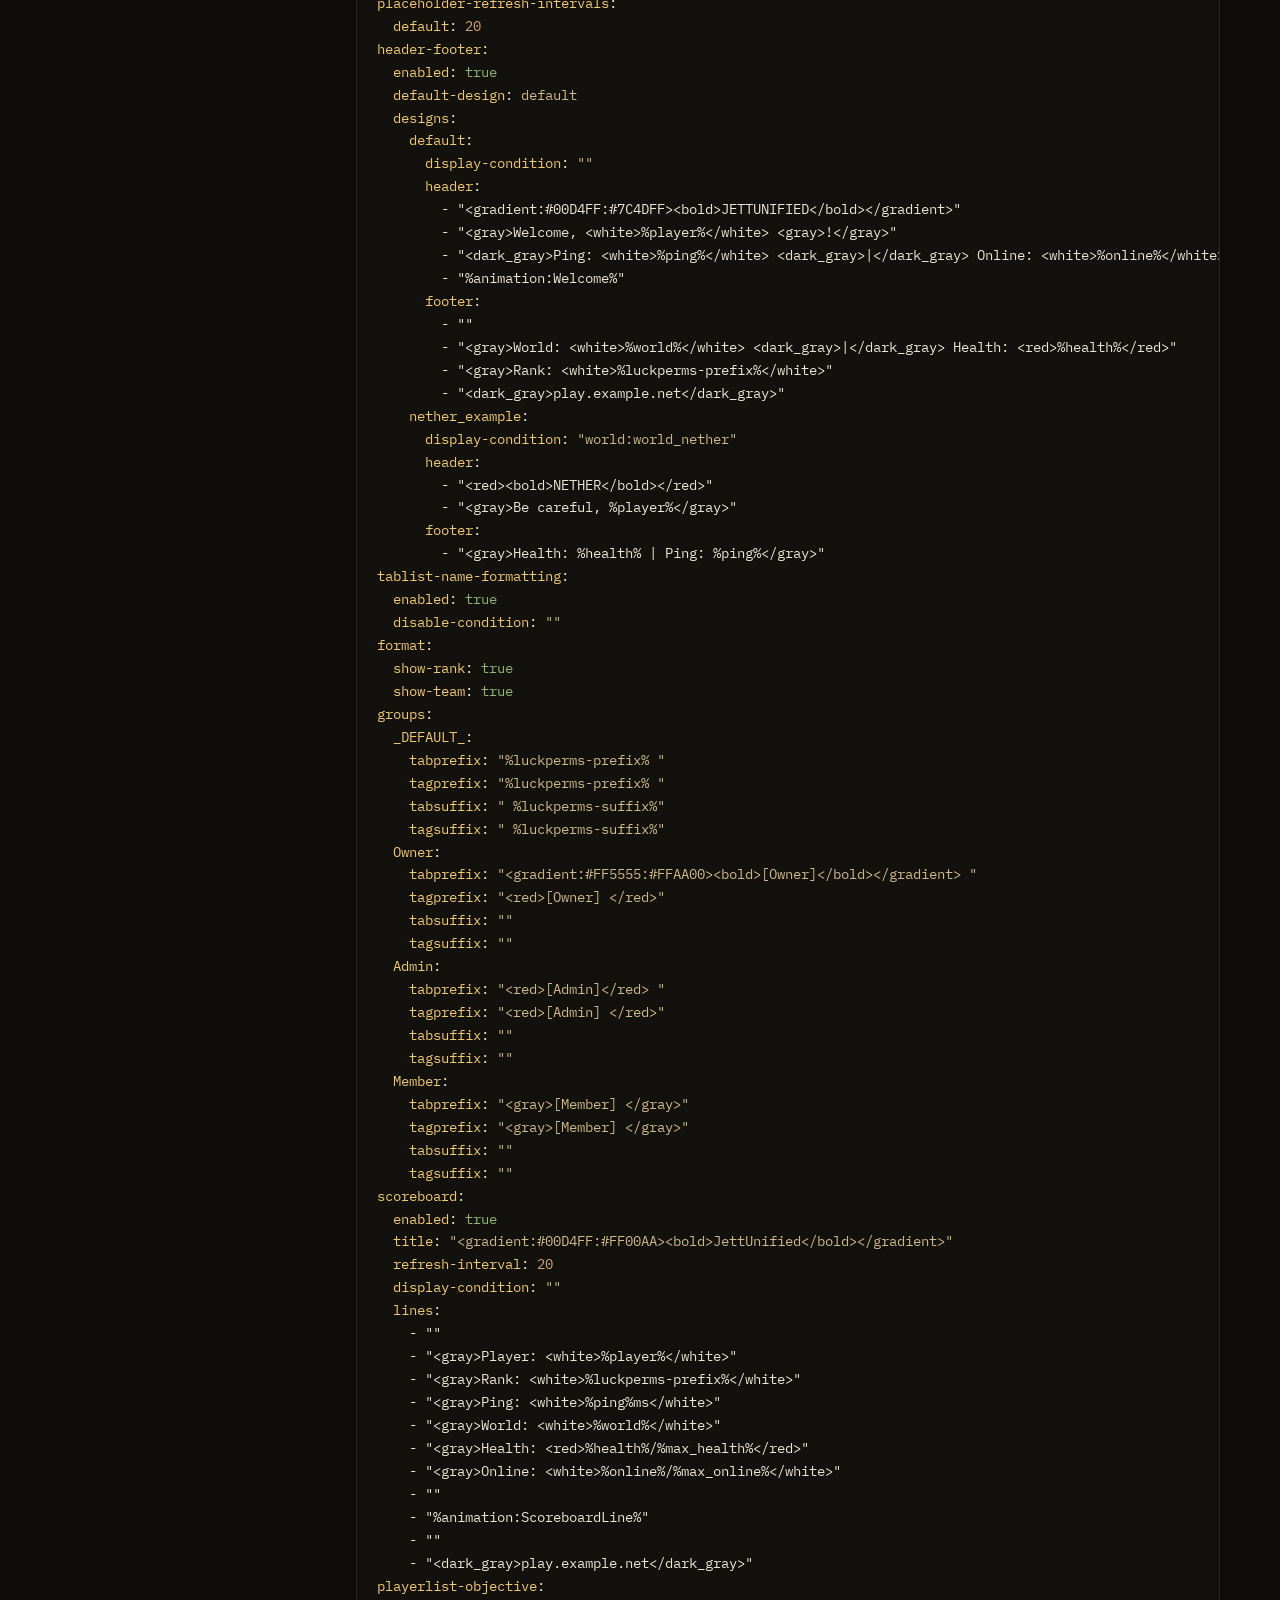
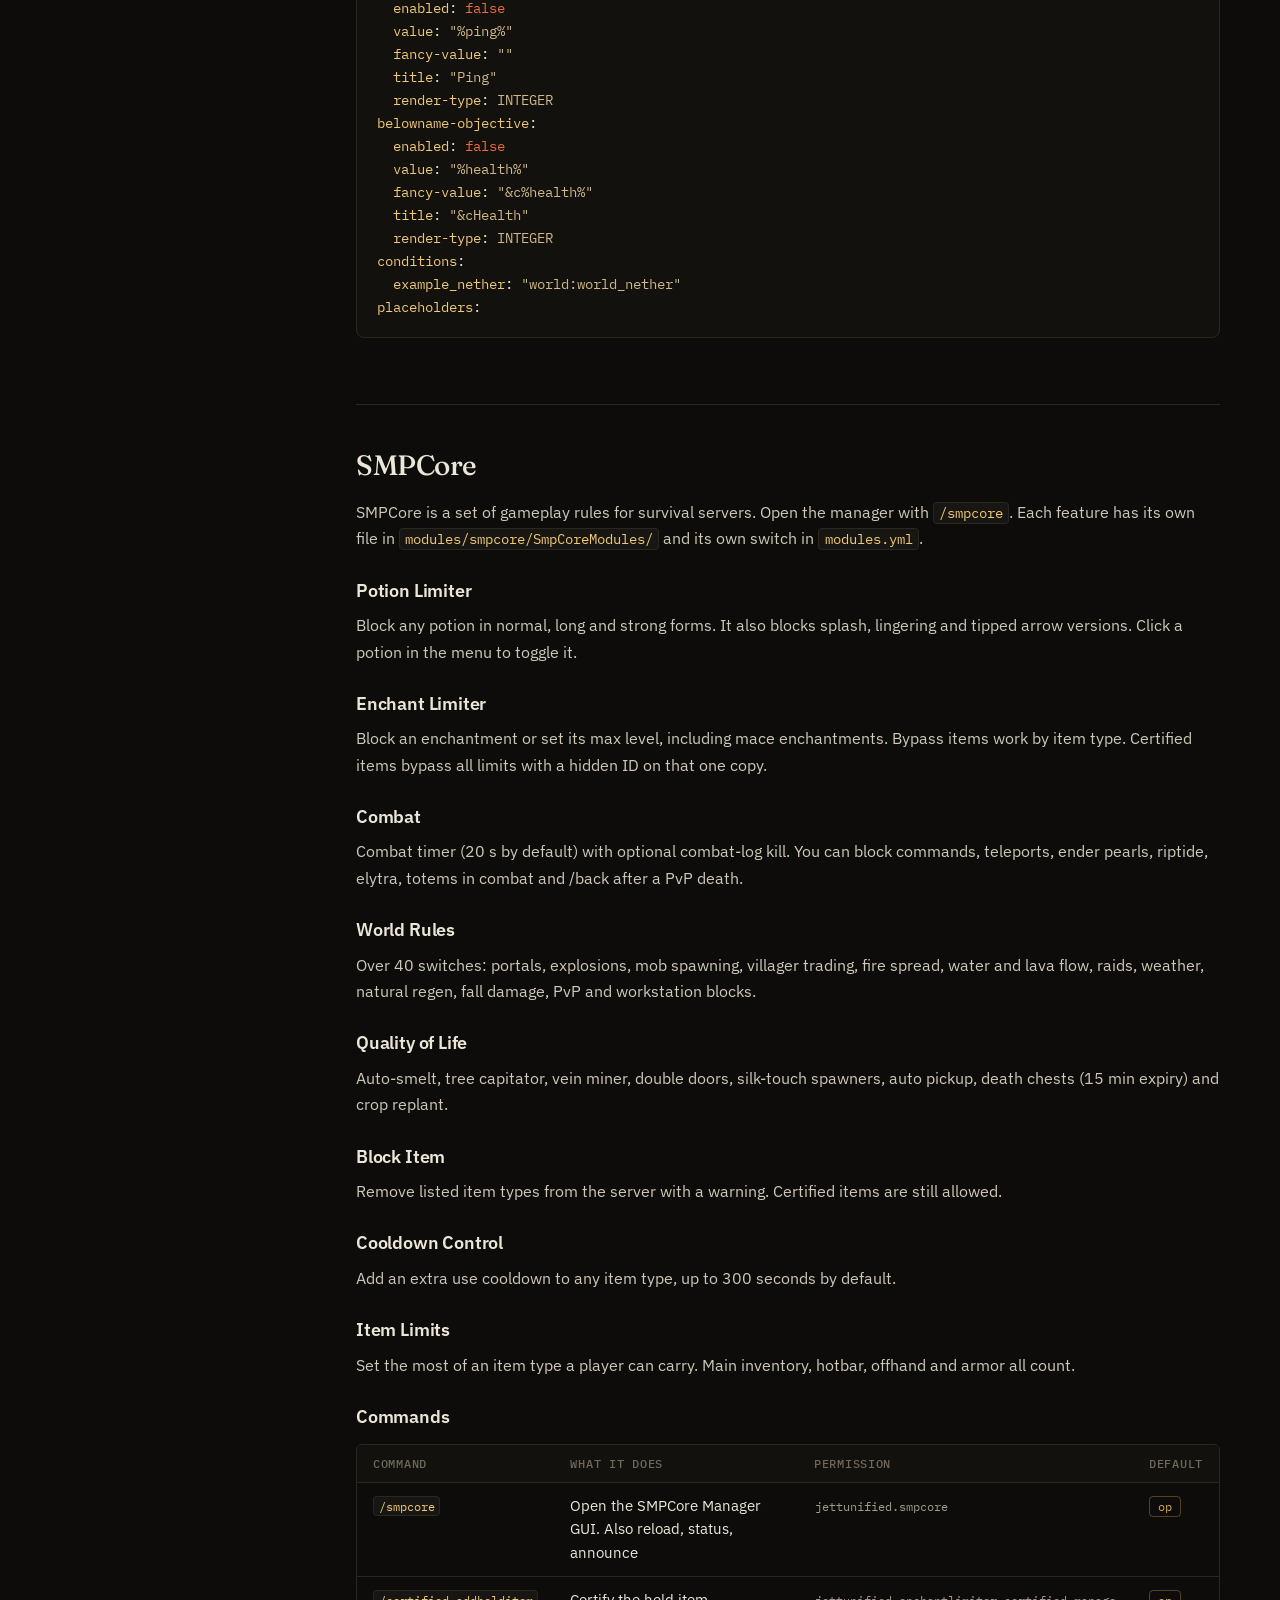
<file: wiki.html>
<!DOCTYPE html>
<html lang="en">
<head>
<meta charset="utf-8">
<meta name="viewport" content="width=device-width, initial-scale=1">
<title>Wiki · JettUnified</title>
<meta name="description" content="JettUnified documentation: installation, modules.yml, storage, every module, all commands and permissions.">
<meta name="theme-color" content="#0d0c0a">
<meta property="og:title" content="Wiki · JettUnified">
<meta property="og:description" content="JettUnified documentation: installation, modules.yml, storage, every module, all commands and permissions.">
<meta property="og:type" content="website">
<link rel="icon" href="favicon.svg" type="image/svg+xml">
<link rel="preconnect" href="https://fonts.googleapis.com">
<link rel="preconnect" href="https://fonts.gstatic.com" crossorigin>
<link href="https://fonts.googleapis.com/css2?family=Fraunces:ital,opsz,wght@0,9..144,500;1,9..144,500&family=IBM+Plex+Mono:wght@400;500&family=IBM+Plex+Sans:wght@400;500;600&display=swap" rel="stylesheet">
<link rel="stylesheet" href="style.css">
</head>
<body>
<a class="skip" href="#main">Skip to content</a>
<header class="site-header">
  <nav class="wrap nav" aria-label="Main">
    <a class="brand" href="index.html"><svg viewBox="0 0 32 32" fill="none" aria-hidden="true"><path d="M16 2 29 9.5v13L16 30 3 22.5v-13L16 2Z" stroke="#d6a84e" stroke-width="1.6"/><path d="M19.5 9v9.2c0 2.6-1.6 4.3-4.1 4.3-1.6 0-2.9-.7-3.7-1.9" stroke="#d6a84e" stroke-width="2.2" stroke-linecap="square"/></svg><span>JettUnified</span><small>v1.0</small></a>
    <ul class="nav-links"><li><a href="index.html">Home</a></li><li><a href="features.html">Features</a></li><li><a href="wiki.html" aria-current="page">Wiki</a></li><li><a href="download.html">Download</a></li><li><a href="changelog.html">Changelog</a></li><li><a href="about.html">About</a></li></ul>
    <div class="nav-cta"><a class="btn btn-primary btn-sm" href="download.html"><svg viewBox="0 0 24 24" fill="none" stroke="currentColor" stroke-width="2" aria-hidden="true"><path d="M12 4v11m0 0-4.5-4.5M12 15l4.5-4.5M5 19h14"/></svg>Download</a></div>
    <button class="menu-btn" aria-label="Open menu" aria-expanded="false"><svg viewBox="0 0 24 24" fill="none" stroke="currentColor" stroke-width="2"><path d="M4 7h16M4 12h16M4 17h16"/></svg></button>
  </nav>
</header>
<main id="main">

<section class="page-head"><div class="wrap">
  <div class="crumbs"><a href="index.html">Home</a> / Wiki</div>
  <h1>Wiki</h1>
  <p>Set up JettUnified, configure each module and look up any command or permission.</p>
</div></section>
<div class="wrap docs">
  <aside class="docs-nav" aria-label="Wiki"><input class="search" type="search" placeholder="Search the wiki…" aria-label="Search the wiki"><h4>Getting started</h4><ul><li><a href="#introduction">Introduction</a></li><li><a href="#installation">Installation</a></li><li><a href="#files">Folder layout</a></li><li><a href="#modules-yml">modules.yml</a></li><li><a href="#storage">Storage</a></li></ul><h4>Modules</h4><ul><li><a href="#teleport">Spawn, Lobby, Homes, Warps &amp; Back</a></li><li><a href="#tpa">TPA</a></li><li><a href="#rtp">RTP</a></li><li><a href="#kits">Kits</a></li><li><a href="#teams">Teams</a></li><li><a href="#economy">Economy</a></li><li><a href="#viewers">Ender Chest, InvSee &amp; EcSee</a></li><li><a href="#customrecipe">Custom Recipes</a></li><li><a href="#broadcast">Broadcast</a></li><li><a href="#tab">TAB &amp; Scoreboard</a></li><li><a href="#smpcore">SMPCore</a></li><li><a href="#moderation">Moderation</a></li><li><a href="#admintools">Admin Tools &amp; Utilities</a></li></ul><h4>Reference</h4><ul><li><a href="#commands">All commands</a></li><li><a href="#permissions">All permissions</a></li><li><a href="#faq">FAQ</a></li></ul></aside>
  <article class="doc"><section id="introduction"><h2>Introduction</h2>
<p>JettUnified is a modular survival plugin for Paper. It bundles 21 modules (teleportation, kits, teams, economy, TAB, moderation, admin tools and SMPCore gameplay rules) into one plugin.</p>
<p>This wiki covers installation, the main config files, every module, and the full command and permission lists.</p>
<div class="callout"><strong>Tip:</strong> use the search box on the left to filter topics. Every config shown here is the default file shipped with version 1.0.</div></section><section id="installation"><h2>Installation</h2>
<ol class="steps">
<li>Check your server: <strong>Paper 1.21.x</strong> (1.21.1 or newer) with Java 21, or <strong>Paper 26.3</strong> with Java 25.</li>
<li><a href="download.html">Download</a> the jar for your version.</li>
<li>Put it in your server's <code>plugins/</code> folder.</li>
<li>Start the server. JettUnified creates its config folder and the SQLite database.</li>
<li>Edit <code>plugins/JettUnified/modules.yml</code> to choose your modules, then run <code>/ju reload</code>.</li>
</ol>
<h3>Optional plugins</h3>
<ul>
<li><strong>LuckPerms</strong>: rank prefixes in TAB, group formatting and <code>/rankinfo</code>.</li>
<li><strong>Vault</strong>: lets shop plugins use the JettUnified economy.</li>
<li><strong>PlaceholderAPI</strong>: use any PlaceholderAPI placeholder in TAB and the scoreboard.</li>
</ul>
<div class="callout"><strong>Shop plugins:</strong> JettUnified loads before EconomyShopGUI so the economy is ready when the shop starts.</div></section><section id="files"><h2>Folder layout</h2><div class="code"><div class="code-head"><span class="dots"><i></i><i></i><i></i></span><span>plugins/JettUnified/</span></div><pre><code>JettUnified/
├── modules.yml          # turn modules on and off
├── storage.yml          # database settings
├── messages.yml         # global messages
├── data/
│   └── jettunified.db   # SQLite database
└── modules/
    ├── homes/           # config.yml, messages.yml
    ├── warps/
    ├── kits/
    ├── teams/
    ├── tab/             # config.yml, animations.yml
    ├── smpcore/
    │   └── SmpCoreModules/   # one file per SMPCore feature
    ├── commands/        # moderation, admin tools, utilities
    └── …</code></pre></div><p>Each module keeps its own <code>config.yml</code> and <code>messages.yml</code>, so you never have to scroll one huge file.</p></section><section id="modules-yml"><h2>modules.yml</h2>
<p>This is the main switchboard. Set a module to <code>false</code> and run <code>/ju reload</code>. The module unloads and its commands are removed, without restarting the server. You can also open the Module Manager GUI with <code>/ju modules</code>.</p>
<div class="code"><div class="code-head"><span class="dots"><i></i><i></i><i></i></span><span>modules.yml</span></div><pre><code><span class="c-key">settings</span>:
  <span class="c-key">debug</span>: <span class="c-false">false</span>
  <span class="c-key">language</span>: <span class="c-str">en</span>
<span class="c-key">modules</span>:
  <span class="c-key">spawn</span>: <span class="c-true">true</span>
  <span class="c-key">homes</span>: <span class="c-true">true</span>
  <span class="c-key">warps</span>: <span class="c-true">true</span>
  <span class="c-key">back</span>: <span class="c-true">true</span>
  <span class="c-key">tpa</span>: <span class="c-true">true</span>
  <span class="c-key">rtp</span>: <span class="c-true">true</span>
  <span class="c-key">kits</span>: <span class="c-true">true</span>
  <span class="c-key">teams</span>: <span class="c-true">true</span>
  <span class="c-key">lobby</span>: <span class="c-true">true</span>
  <span class="c-key">echest</span>: <span class="c-true">true</span>
  <span class="c-key">invsee</span>: <span class="c-true">true</span>
  <span class="c-key">ecsee</span>: <span class="c-true">true</span>
  <span class="c-key">customrecipe</span>: <span class="c-true">true</span>
  <span class="c-key">broadcast</span>: <span class="c-true">true</span>
  <span class="c-key">tab</span>: <span class="c-true">true</span>
  <span class="c-key">economy</span>: <span class="c-true">true</span>
  <span class="c-key">commands</span>:
    <span class="c-key">moderation</span>: <span class="c-true">true</span>
    <span class="c-key">admintools</span>: <span class="c-true">true</span>
    <span class="c-key">utilities</span>: <span class="c-true">true</span>
  <span class="c-key">smpcore</span>:
    <span class="c-key">enabled</span>: <span class="c-true">true</span>
    <span class="c-key">potionlimiter</span>: <span class="c-true">true</span>
    <span class="c-key">enchantlimiter</span>: <span class="c-true">true</span>
    <span class="c-key">combat</span>: <span class="c-true">true</span>
    <span class="c-key">worldrules</span>: <span class="c-true">true</span>
    <span class="c-key">qol</span>: <span class="c-true">true</span>
    <span class="c-key">blockitem</span>: <span class="c-true">true</span>
    <span class="c-key">cooldowncontrol</span>: <span class="c-true">true</span>
    <span class="c-key">itemlimits</span>: <span class="c-true">true</span>
<span class="c-key">luckperms-rank-support</span>:
  <span class="c-key">enabled</span>: <span class="c-true">true</span>
  <span class="c-key">tab</span>:
    <span class="c-key">enabled</span>: <span class="c-true">true</span>
    <span class="c-key">format</span>: <span class="c-str">&quot;{prefix}{player}&quot;</span>
    <span class="c-key">name-color-from-prefix</span>: <span class="c-false">false</span>
  <span class="c-key">fallback</span>:
    <span class="c-key">enabled</span>: <span class="c-false">false</span>
    <span class="c-key">prefix</span>: <span class="c-str">&quot;&amp;7[MEMBER] &quot;</span></code></pre></div>
<p>The <code>luckperms-rank-support</code> block controls the Rank Display module. If LuckPerms is not installed, it does nothing.</p></section><section id="storage"><h2>Storage</h2>
<p>JettUnified needs no database server. Economy balances and teams are stored in an SQLite file that is created on first start. Homes, warps, kits and other module data are saved in YAML files inside each module folder.</p>
<div class="code"><div class="code-head"><span class="dots"><i></i><i></i><i></i></span><span>storage.yml</span></div><pre><code><span class="c-com"># JettUnified storage.</span>
<span class="c-com"># SQLite is the default and needs no setup. The database is created automatically.</span>
<span class="c-com"># Keep the database on a local disk, not on a network share.</span>
<span class="c-key">storage</span>:
  <span class="c-key">type</span>: <span class="c-str">sqlite</span>
  <span class="c-key">sqlite</span>:
    <span class="c-key">file</span>: <span class="c-str">data/jettunified.db</span>
<span class="c-com"># MySQL is reserved for networks and is not enabled yet.</span>
  <span class="c-key">mysql</span>:
    <span class="c-key">enabled</span>: <span class="c-false">false</span>
    <span class="c-key">host</span>: <span class="c-str">localhost</span>
    <span class="c-key">port</span>: <span class="c-num">3306</span>
    <span class="c-key">database</span>: <span class="c-str">jettunified</span>
    <span class="c-key">username</span>: <span class="c-str">root</span>
    <span class="c-key">password</span>: <span class="c-str">&quot;&quot;</span>
    <span class="c-key">use-ssl</span>: <span class="c-false">false</span></code></pre></div>
<ul>
<li>YAML files are written to a temporary file first and then swapped in, so a crash during a save can't leave a half-written file.</li>
<li>If SQLite is not available, economy and teams fall back to YAML.</li>
<li><code>/ju storage migrate</code> moves old YAML economy data into SQLite.</li>
</ul>
<h3>Storage commands</h3>
<div class="table-wrap"><table><thead><tr><th>Command</th><th>What it does</th><th>Permission</th><th>Default</th></tr></thead><tbody><tr><td><code>/ju storage status</code></td><td>Show the active storage backend</td><td class="perm"><code>jettunified.storage</code></td><td><span class="tag op">op</span></td></tr><tr><td><code>/ju storage backup</code></td><td>Back up the database</td><td class="perm"><code>jettunified.storage</code></td><td><span class="tag op">op</span></td></tr><tr><td><code>/ju storage migrate</code></td><td>Migrate data between storage backends</td><td class="perm"><code>jettunified.storage</code></td><td><span class="tag op">op</span></td></tr><tr><td><code>/ju storage integrity</code></td><td>Check the database</td><td class="perm"><code>jettunified.storage</code></td><td><span class="tag op">op</span></td></tr></tbody></table></div>
<div class="callout"><strong>MySQL:</strong> the <code>mysql</code> block in <code>storage.yml</code> is reserved for networks and is not enabled yet in 1.0.</div>
<div class="callout warn"><strong>Note:</strong> keep the database on a local disk, not on a network share.</div></section><section id="teleport"><h2>Spawn, Lobby, Homes, Warps &amp; Back</h2>
<p>All teleport modules share the same pattern: a <strong>delay</strong> (cancelled if the player moves), and a <strong>cooldown</strong> between uses.</p>
<h3>Homes</h3>
<p>Players get 3 homes by default. Give <code>jettunified.homes.unlimited</code> for no limit.</p>
<div class="code"><div class="code-head"><span class="dots"><i></i><i></i><i></i></span><span>modules/homes/config.yml</span></div><pre><code><span class="c-key">homes</span>:
  <span class="c-key">max</span>: <span class="c-num">3</span>
  <span class="c-key">overwrite-existing</span>: <span class="c-false">false</span>
<span class="c-key">teleport</span>:
  <span class="c-key">delay</span>: <span class="c-num">3</span>
  <span class="c-key">cancel-on-move</span>: <span class="c-true">true</span>
<span class="c-key">cooldown</span>:
  <span class="c-key">enabled</span>: <span class="c-true">true</span>
  <span class="c-key">duration</span>: <span class="c-num">10</span></code></pre></div>
<h3>Warps</h3>
<p>Warps are admin-only by default. Set <code>player-warps.enabled: true</code> to let players make their own, up to the limit. <code>jettunified.warp.admin</code> sees every warp.</p>
<div class="code"><div class="code-head"><span class="dots"><i></i><i></i><i></i></span><span>modules/warps/config.yml</span></div><pre><code><span class="c-key">teleport</span>:
  <span class="c-key">delay</span>: <span class="c-num">3</span>
  <span class="c-key">cancel-on-move</span>: <span class="c-true">true</span>
<span class="c-key">cooldown</span>:
  <span class="c-key">enabled</span>: <span class="c-true">true</span>
  <span class="c-key">seconds</span>: <span class="c-num">10</span>
<span class="c-key">player-warps</span>:
  <span class="c-key">enabled</span>: <span class="c-false">false</span>
  <span class="c-key">max</span>: <span class="c-num">3</span></code></pre></div>
<h3>Back</h3>
<p>Saves your location before death and before teleports. SMPCore Combat can block <code>/back</code> after a PvP death.</p>
<div class="code"><div class="code-head"><span class="dots"><i></i><i></i><i></i></span><span>modules/back/config.yml</span></div><pre><code><span class="c-key">teleport</span>:
  <span class="c-key">delay</span>: <span class="c-num">3</span>
  <span class="c-key">cancel-on-move</span>: <span class="c-true">true</span>
<span class="c-key">cooldown</span>:
  <span class="c-key">enabled</span>: <span class="c-true">true</span>
  <span class="c-key">seconds</span>: <span class="c-num">10</span>
<span class="c-key">save-on</span>:
  <span class="c-key">death</span>: <span class="c-true">true</span>
  <span class="c-key">teleport</span>: <span class="c-true">true</span></code></pre></div></section><section id="tpa"><h2>TPA</h2><p>Teleport requests between players. Requests expire after 60 seconds. Players can block requests with <code>/tptoggle</code>.</p><div class="code"><div class="code-head"><span class="dots"><i></i><i></i><i></i></span><span>modules/tpa/config.yml</span></div><pre><code><span class="c-key">request</span>:
  <span class="c-key">expire-seconds</span>: <span class="c-num">60</span>
<span class="c-key">teleport</span>:
  <span class="c-key">delay</span>: <span class="c-num">3</span>
  <span class="c-key">cancel-on-move</span>: <span class="c-true">true</span>
<span class="c-key">cooldown</span>:
  <span class="c-key">enabled</span>: <span class="c-true">true</span>
  <span class="c-key">seconds</span>: <span class="c-num">10</span></code></pre></div></section><section id="rtp"><h2>RTP</h2><p>Random teleport within a radius around the player. It skips water, lava and leaves. On busy servers, pre-generate the world and set <code>only-generated-chunks: true</code>. Staff with <code>jettunified.rtp.bypasscooldown</code> skip the cooldown.</p><div class="code"><div class="code-head"><span class="dots"><i></i><i></i><i></i></span><span>modules/rtp/config.yml</span></div><pre><code><span class="c-key">cooldown</span>:
  <span class="c-key">seconds</span>: <span class="c-num">300</span>
<span class="c-key">teleport</span>:
  <span class="c-key">delay</span>: <span class="c-num">5</span>
  <span class="c-key">cancel-on-move</span>: <span class="c-true">true</span>
<span class="c-key">search</span>:
  <span class="c-key">max-attempts</span>: <span class="c-num">50</span>
  <span class="c-key">only-generated-chunks</span>: <span class="c-false">false</span>
<span class="c-key">radius</span>:
  <span class="c-key">min</span>: <span class="c-num">500</span>
  <span class="c-key">max</span>: <span class="c-num">5000</span>
<span class="c-key">avoid</span>:
  <span class="c-key">water</span>: <span class="c-true">true</span>
  <span class="c-key">lava</span>: <span class="c-true">true</span>
  <span class="c-key">leaves</span>: <span class="c-true">true</span>
<span class="c-key">effects</span>:
  <span class="c-key">sound</span>: <span class="c-true">true</span>
  <span class="c-key">particles</span>: <span class="c-true">true</span></code></pre></div></section><section id="kits"><h2>Kits</h2>
<p><code>/kit</code> opens the kit menu. Players can preview a kit before claiming. Kits locked behind a permission show in the <strong>Ranked Kits</strong> menu. The permission is <code>jettunified.kits.&lt;kit&gt;</code>.</p>
<h3>Admin subcommands</h3>
<div class="table-wrap"><table><thead><tr><th>Command</th><th>What it does</th></tr></thead><tbody>
<tr><td><code>/kit create &lt;name&gt;</code></td><td>Create a kit from your inventory</td></tr>
<tr><td><code>/kit edit &lt;name&gt;</code></td><td>Edit a kit in the GUI</td></tr>
<tr><td><code>/kit delete &lt;name&gt;</code></td><td>Delete a kit</td></tr>
<tr><td><code>/kit give &lt;player&gt; &lt;name&gt;</code></td><td>Give a kit to a player</td></tr>
<tr><td><code>/kit preview &lt;name&gt;</code></td><td>Preview a kit</td></tr>
<tr><td><code>/kit reload</code></td><td>Reload kits</td></tr>
</tbody></table></div>
<p>Cooldowns are saved in the database, so they survive restarts.</p></section><section id="teams"><h2>Teams</h2>
<p>Teams have an owner and members with roles. They can be public or invite-only. They get their own chat, ally chat, home, warps (5 by default) and a shared ender chest.</p>
<div class="table-wrap"><table><thead><tr><th>/team …</th><th>What it does</th></tr></thead><tbody><tr><td><code>create &lt;name&gt;</code></td><td>Create a team</td></tr><tr><td><code>disband</code></td><td>Delete your team</td></tr><tr><td><code>invite &lt;player&gt;</code></td><td>Invite a player</td></tr><tr><td><code>join &lt;team&gt;</code></td><td>Join a public team or accept an invite</td></tr><tr><td><code>leave</code></td><td>Leave your team</td></tr><tr><td><code>kick &lt;player&gt;</code></td><td>Remove a member</td></tr><tr><td><code>promote / demote &lt;player&gt;</code></td><td>Change a member&#x27;s role</td></tr><tr><td><code>owner &lt;player&gt;</code></td><td>Hand over ownership</td></tr><tr><td><code>info [team]</code></td><td>Show team info</td></tr><tr><td><code>list</code></td><td>List teams</td></tr><tr><td><code>members</code></td><td>List members</td></tr><tr><td><code>chat</code></td><td>Team chat</td></tr><tr><td><code>allychat</code></td><td>Ally chat</td></tr><tr><td><code>ally / unally &lt;team&gt;</code></td><td>Manage allies</td></tr><tr><td><code>allies</code></td><td>List allies</td></tr><tr><td><code>sethome / home / delhome</code></td><td>Team home</td></tr><tr><td><code>setwarp / warp / delwarp / warps</code></td><td>Team warps</td></tr><tr><td><code>echest</code></td><td>Shared ender chest</td></tr><tr><td><code>pvp</code></td><td>Friendly fire on or off</td></tr><tr><td><code>color</code></td><td>Team color</td></tr><tr><td><code>title / motd</code></td><td>Team title and message of the day</td></tr><tr><td><code>settings</code></td><td>Open the settings GUI</td></tr><tr><td><code>chatspy</code></td><td>Staff: read team chat</td></tr></tbody></table></div>
<div class="code"><div class="code-head"><span class="dots"><i></i><i></i><i></i></span><span>modules/teams/config.yml</span></div><pre><code><span class="c-key">team</span>:
  <span class="c-key">create</span>:
    <span class="c-key">enabled</span>: <span class="c-true">true</span>
  <span class="c-key">max-name-length</span>: <span class="c-num">16</span>
  <span class="c-key">max-warps</span>: <span class="c-num">5</span>
  <span class="c-key">invite</span>:
    <span class="c-key">expire-seconds</span>: <span class="c-num">60</span>
  <span class="c-key">disband</span>:
    <span class="c-key">confirm-seconds</span>: <span class="c-num">10</span>
  <span class="c-key">privacy</span>:
    <span class="c-key">default</span>: <span class="c-str">INVITE_ONLY</span>
  <span class="c-key">chat</span>:
    <span class="c-key">enabled</span>: <span class="c-true">true</span>
  <span class="c-key">ally-chat</span>:
    <span class="c-key">enabled</span>: <span class="c-true">true</span>
  <span class="c-key">nametag</span>:
    <span class="c-key">enabled</span>: <span class="c-false">false</span>
  <span class="c-key">tab-prefix</span>:
    <span class="c-key">enabled</span>: <span class="c-true">true</span>
  <span class="c-key">chat-prefix</span>:
    <span class="c-key">enabled</span>: <span class="c-true">true</span>
  <span class="c-key">enderchest</span>:
    <span class="c-key">enabled</span>: <span class="c-true">true</span>
    <span class="c-key">size</span>: <span class="c-num">27</span>
<span class="c-key">teleport</span>:
  <span class="c-key">delay</span>: <span class="c-num">3</span>
  <span class="c-key">cancel-on-move</span>: <span class="c-true">true</span>
<span class="c-key">cooldown</span>:
  <span class="c-key">enabled</span>: <span class="c-true">true</span>
  <span class="c-key">duration</span>: <span class="c-num">10</span>
<span class="c-key">titles</span>:
  <span class="c-key">ally-warning</span>:
    <span class="c-key">enabled</span>: <span class="c-true">true</span>
<span class="c-key">sounds</span>:
  <span class="c-key">ally-warning</span>:
    <span class="c-key">enabled</span>: <span class="c-true">true</span></code></pre></div></section><section id="economy"><h2>Economy</h2>
<p>JettUnified stores balances itself. Vault is optional. With Vault installed, JettUnified registers as the Vault economy provider so shop plugins can use it.</p>
<div class="code"><div class="code-head"><span class="dots"><i></i><i></i><i></i></span><span>modules/economy/config.yml</span></div><pre><code><span class="c-key">enabled</span>: <span class="c-true">true</span>
<span class="c-key">currency-format</span>: <span class="c-str">&quot;$%amount%&quot;</span>
<span class="c-key">decimals</span>: <span class="c-num">2</span>
<span class="c-key">starting-balance</span>: <span class="c-num">0.0</span>
<span class="c-key">currency-name</span>: <span class="c-str">&quot;Dollar&quot;</span>
<span class="c-key">currency-name-plural</span>: <span class="c-str">&quot;Dollars&quot;</span>
<span class="c-key">vault</span>:
  <span class="c-key">register-provider</span>: <span class="c-true">true</span>
  <span class="c-key">override-existing</span>: <span class="c-false">false</span></code></pre></div>
<p>Placeholders: <code>%player_balance%</code>, <code>%balance%</code>, <code>%player_balance_formatted%</code>, <code>%balance_formatted%</code>, <code>%currency%</code>, <code>%currency_name%</code>, <code>%currency_plural%</code>.</p></section><section id="viewers"><h2>Ender Chest, InvSee &amp; EcSee</h2>
<p><code>/ec</code> opens your own ender chest. It can be 27 or 54 slots. Staff can open other players' inventories with <code>/invsee</code> and ender chests with <code>/ecsee</code>, including offline players.</p>
<div class="code"><div class="code-head"><span class="dots"><i></i><i></i><i></i></span><span>modules/echest/config.yml</span></div><pre><code><span class="c-key">size</span>: <span class="c-num">27</span></code></pre></div><div class="code"><div class="code-head"><span class="dots"><i></i><i></i><i></i></span><span>modules/invsee/config.yml</span></div><pre><code><span class="c-key">allow-self-invsee</span>: <span class="c-false">false</span>
<span class="c-key">allow-offline-inspection</span>: <span class="c-true">true</span>
<span class="c-key">gui-title</span>: <span class="c-str">&quot;Inventory of &lt;player&gt;&quot;</span></code></pre></div></section><section id="customrecipe"><h2>Custom Recipes</h2>
<p><code>/cc</code> (or <code>/customcrafting</code>) opens the recipe editor. Put the ingredients in the grid, set the result and save. Recipes work right away, with no restart.</p>
<div class="table-wrap"><table><thead><tr><th>Command</th><th>What it does</th></tr></thead><tbody>
<tr><td><code>/cc create &lt;name&gt;</code></td><td>Make a new recipe</td></tr>
<tr><td><code>/cc edit &lt;name&gt;</code></td><td>Edit a recipe</td></tr>
<tr><td><code>/cc delete &lt;name&gt;</code></td><td>Delete a recipe</td></tr>
<tr><td><code>/cc list</code></td><td>List recipes</td></tr>
<tr><td><code>/cc disablerecipe &lt;id&gt;</code></td><td>Turn off a vanilla recipe</td></tr>
<tr><td><code>/cc enablerecipe &lt;id&gt;</code></td><td>Turn a vanilla recipe back on</td></tr>
<tr><td><code>/cc disabled</code></td><td>List disabled vanilla recipes</td></tr>
<tr><td><code>/cc reload</code></td><td>Reload recipes</td></tr>
</tbody></table></div>
<div class="code"><div class="code-head"><span class="dots"><i></i><i></i><i></i></span><span>customrecipe/disable-vanilla-recipes.yml</span></div><pre><code><span class="c-key">disabled-recipes</span>:
  - &quot;mace&quot;
  - &quot;echo_shard&quot;
  - &quot;minecraft:elytra&quot; </code></pre></div></section><section id="broadcast"><h2>Broadcast</h2><p><code>/bc</code> sends a message in chat with a prefix. <code>/bcf</code> shows it as a full-screen title with a sound.</p><div class="code"><div class="code-head"><span class="dots"><i></i><i></i><i></i></span><span>modules/broadcast/config.yml</span></div><pre><code><span class="c-key">prefix</span>: <span class="c-str">&quot;&amp;6&amp;l[&amp;4&amp;lBROADCAST&amp;6&amp;l]&quot;</span>
<span class="c-key">message-color</span>: <span class="c-str">&quot;&amp;f&quot;</span>
<span class="c-key">title</span>: <span class="c-str">&quot;&amp;4&amp;lANNOUNCEMENT&quot;</span>
<span class="c-key">subtitle</span>: <span class="c-str">&quot;&amp;f&lt;message&gt;&quot;</span>
<span class="c-key">fade-in</span>: <span class="c-num">10</span>
<span class="c-key">stay</span>: <span class="c-num">70</span>
<span class="c-key">fade-out</span>: <span class="c-num">20</span>
<span class="c-key">sound</span>: <span class="c-str">&quot;ENTITY_ENDER_DRAGON_GROWL&quot;</span></code></pre></div></section><section id="tab"><h2>TAB &amp; Scoreboard</h2>
<p>The TAB module handles the player list header and footer, tab name formatting, the sidebar scoreboard, nametags and objectives. It supports MiniMessage, legacy <code>&amp;</code> colors, PlaceholderAPI and animations from <code>animations.yml</code>.</p>
<h3>Built-in placeholders</h3>
<p><code>%player%</code> <code>%online%</code> <code>%max_online%</code> <code>%ping%</code> <code>%world%</code> <code>%health%</code> <code>%max_health%</code> <code>%level%</code> <code>%x%</code> <code>%y%</code> <code>%z%</code> <code>%gamemode%</code> <code>%luckperms-prefix%</code> <code>%luckperms-suffix%</code> <code>%team_prefix%</code> <code>%team_name%</code> <code>%animation:Name%</code></p>
<h3>Conditions</h3>
<p>Header designs and the scoreboard can use <code>display-condition</code>. Supported: <code>permission:xxx</code>, <code>world:xxx</code>, <code>%placeholder%==value</code> and <code>%placeholder%!=value</code>.</p>
<div class="code"><div class="code-head"><span class="dots"><i></i><i></i><i></i></span><span>modules/tab/config.yml</span></div><pre><code><span class="c-key">debug</span>: <span class="c-false">false</span>
<span class="c-key">placeholder-refresh-intervals</span>:
  <span class="c-key">default</span>: <span class="c-num">20</span>
<span class="c-key">header-footer</span>:
  <span class="c-key">enabled</span>: <span class="c-true">true</span>
  <span class="c-key">default-design</span>: <span class="c-str">default</span>
  <span class="c-key">designs</span>:
    <span class="c-key">default</span>:
      <span class="c-key">display-condition</span>: <span class="c-str">&quot;&quot;</span>
      <span class="c-key">header</span>:
        - &quot;&lt;gradient:#00D4FF:#7C4DFF&gt;&lt;bold&gt;JETTUNIFIED&lt;/bold&gt;&lt;/gradient&gt;&quot;
        - &quot;&lt;gray&gt;Welcome, &lt;white&gt;%player%&lt;/white&gt; &lt;gray&gt;!&lt;/gray&gt;&quot;
        - &quot;&lt;dark_gray&gt;Ping: &lt;white&gt;%ping%&lt;/white&gt; &lt;dark_gray&gt;|&lt;/dark_gray&gt; Online: &lt;white&gt;%online%&lt;/white&gt;&quot;
        - &quot;%animation:Welcome%&quot;
      <span class="c-key">footer</span>:
        - &quot;&quot;
        - &quot;&lt;gray&gt;World: &lt;white&gt;%world%&lt;/white&gt; &lt;dark_gray&gt;|&lt;/dark_gray&gt; Health: &lt;red&gt;%health%&lt;/red&gt;&quot;
        - &quot;&lt;gray&gt;Rank: &lt;white&gt;%luckperms-prefix%&lt;/white&gt;&quot;
        - &quot;&lt;dark_gray&gt;play.example.net&lt;/dark_gray&gt;&quot;
    <span class="c-key">nether_example</span>:
      <span class="c-key">display-condition</span>: <span class="c-str">&quot;world:world_nether&quot;</span>
      <span class="c-key">header</span>:
        - &quot;&lt;red&gt;&lt;bold&gt;NETHER&lt;/bold&gt;&lt;/red&gt;&quot;
        - &quot;&lt;gray&gt;Be careful, %player%&lt;/gray&gt;&quot;
      <span class="c-key">footer</span>:
        - &quot;&lt;gray&gt;Health: %health% | Ping: %ping%&lt;/gray&gt;&quot;
<span class="c-key">tablist-name-formatting</span>:
  <span class="c-key">enabled</span>: <span class="c-true">true</span>
  <span class="c-key">disable-condition</span>: <span class="c-str">&quot;&quot;</span>
<span class="c-key">format</span>:
  <span class="c-key">show-rank</span>: <span class="c-true">true</span>
  <span class="c-key">show-team</span>: <span class="c-true">true</span>
<span class="c-key">groups</span>:
  <span class="c-key">_DEFAULT_</span>:
    <span class="c-key">tabprefix</span>: <span class="c-str">&quot;%luckperms-prefix% &quot;</span>
    <span class="c-key">tagprefix</span>: <span class="c-str">&quot;%luckperms-prefix% &quot;</span>
    <span class="c-key">tabsuffix</span>: <span class="c-str">&quot; %luckperms-suffix%&quot;</span>
    <span class="c-key">tagsuffix</span>: <span class="c-str">&quot; %luckperms-suffix%&quot;</span>
  <span class="c-key">Owner</span>:
    <span class="c-key">tabprefix</span>: <span class="c-str">&quot;&lt;gradient:#FF5555:#FFAA00&gt;&lt;bold&gt;[Owner]&lt;/bold&gt;&lt;/gradient&gt; &quot;</span>
    <span class="c-key">tagprefix</span>: <span class="c-str">&quot;&lt;red&gt;[Owner] &lt;/red&gt;&quot;</span>
    <span class="c-key">tabsuffix</span>: <span class="c-str">&quot;&quot;</span>
    <span class="c-key">tagsuffix</span>: <span class="c-str">&quot;&quot;</span>
  <span class="c-key">Admin</span>:
    <span class="c-key">tabprefix</span>: <span class="c-str">&quot;&lt;red&gt;[Admin]&lt;/red&gt; &quot;</span>
    <span class="c-key">tagprefix</span>: <span class="c-str">&quot;&lt;red&gt;[Admin] &lt;/red&gt;&quot;</span>
    <span class="c-key">tabsuffix</span>: <span class="c-str">&quot;&quot;</span>
    <span class="c-key">tagsuffix</span>: <span class="c-str">&quot;&quot;</span>
  <span class="c-key">Member</span>:
    <span class="c-key">tabprefix</span>: <span class="c-str">&quot;&lt;gray&gt;[Member] &lt;/gray&gt;&quot;</span>
    <span class="c-key">tagprefix</span>: <span class="c-str">&quot;&lt;gray&gt;[Member] &lt;/gray&gt;&quot;</span>
    <span class="c-key">tabsuffix</span>: <span class="c-str">&quot;&quot;</span>
    <span class="c-key">tagsuffix</span>: <span class="c-str">&quot;&quot;</span>
<span class="c-key">scoreboard</span>:
  <span class="c-key">enabled</span>: <span class="c-true">true</span>
  <span class="c-key">title</span>: <span class="c-str">&quot;&lt;gradient:#00D4FF:#FF00AA&gt;&lt;bold&gt;JettUnified&lt;/bold&gt;&lt;/gradient&gt;&quot;</span>
  <span class="c-key">refresh-interval</span>: <span class="c-num">20</span>
  <span class="c-key">display-condition</span>: <span class="c-str">&quot;&quot;</span>
  <span class="c-key">lines</span>:
    - &quot;&quot;
    - &quot;&lt;gray&gt;Player: &lt;white&gt;%player%&lt;/white&gt;&quot;
    - &quot;&lt;gray&gt;Rank: &lt;white&gt;%luckperms-prefix%&lt;/white&gt;&quot;
    - &quot;&lt;gray&gt;Ping: &lt;white&gt;%ping%ms&lt;/white&gt;&quot;
    - &quot;&lt;gray&gt;World: &lt;white&gt;%world%&lt;/white&gt;&quot;
    - &quot;&lt;gray&gt;Health: &lt;red&gt;%health%/%max_health%&lt;/red&gt;&quot;
    - &quot;&lt;gray&gt;Online: &lt;white&gt;%online%/%max_online%&lt;/white&gt;&quot;
    - &quot;&quot;
    - &quot;%animation:ScoreboardLine%&quot;
    - &quot;&quot;
    - &quot;&lt;dark_gray&gt;play.example.net&lt;/dark_gray&gt;&quot;
<span class="c-key">playerlist-objective</span>:
  <span class="c-key">enabled</span>: <span class="c-false">false</span>
  <span class="c-key">value</span>: <span class="c-str">&quot;%ping%&quot;</span>
  <span class="c-key">fancy-value</span>: <span class="c-str">&quot;&quot;</span>
  <span class="c-key">title</span>: <span class="c-str">&quot;Ping&quot;</span>
  <span class="c-key">render-type</span>: <span class="c-str">INTEGER</span>
<span class="c-key">belowname-objective</span>:
  <span class="c-key">enabled</span>: <span class="c-false">false</span>
  <span class="c-key">value</span>: <span class="c-str">&quot;%health%&quot;</span>
  <span class="c-key">fancy-value</span>: <span class="c-str">&quot;&amp;c%health%&quot;</span>
  <span class="c-key">title</span>: <span class="c-str">&quot;&amp;cHealth&quot;</span>
  <span class="c-key">render-type</span>: <span class="c-str">INTEGER</span>
<span class="c-key">conditions</span>:
  <span class="c-key">example_nether</span>: <span class="c-str">&quot;world:world_nether&quot;</span>
<span class="c-key">placeholders</span>:</code></pre></div></section><section id="smpcore"><h2>SMPCore</h2>
<p>SMPCore is a set of gameplay rules for survival servers. Open the manager with <code>/smpcore</code>. Each feature has its own file in <code>modules/smpcore/SmpCoreModules/</code> and its own switch in <code>modules.yml</code>.</p>
<h3>Potion Limiter</h3><p>Block any potion in normal, long and strong forms. It also blocks splash, lingering and tipped arrow versions. Click a potion in the menu to toggle it.</p><h3>Enchant Limiter</h3><p>Block an enchantment or set its max level, including mace enchantments. Bypass items work by item type. Certified items bypass all limits with a hidden ID on that one copy.</p><h3>Combat</h3><p>Combat timer (20 s by default) with optional combat-log kill. You can block commands, teleports, ender pearls, riptide, elytra, totems in combat and /back after a PvP death.</p><h3>World Rules</h3><p>Over 40 switches: portals, explosions, mob spawning, villager trading, fire spread, water and lava flow, raids, weather, natural regen, fall damage, PvP and workstation blocks.</p><h3>Quality of Life</h3><p>Auto-smelt, tree capitator, vein miner, double doors, silk-touch spawners, auto pickup, death chests (15 min expiry) and crop replant.</p><h3>Block Item</h3><p>Remove listed item types from the server with a warning. Certified items are still allowed.</p><h3>Cooldown Control</h3><p>Add an extra use cooldown to any item type, up to 300 seconds by default.</p><h3>Item Limits</h3><p>Set the most of an item type a player can carry. Main inventory, hotbar, offhand and armor all count.</p>
<h3>Commands</h3>
<div class="table-wrap"><table><thead><tr><th>Command</th><th>What it does</th><th>Permission</th><th>Default</th></tr></thead><tbody><tr><td><code>/smpcore</code></td><td>Open the SMPCore Manager GUI. Also reload, status, announce</td><td class="perm"><code>jettunified.smpcore</code></td><td><span class="tag op">op</span></td></tr><tr><td><code>/certified addhelditem</code></td><td>Certify the held item</td><td class="perm"><code>jettunified.enchantlimiter.certified.manage</code></td><td><span class="tag op">op</span></td></tr><tr><td><code>/blockhanditem</code></td><td>Block the held item type</td><td class="perm"><code>jettunified.smpcore.blockitem</code></td><td><span class="tag op">op</span></td></tr><tr><td><code>/itemlimit &lt;amount&gt;</code></td><td>Limit the held item type</td><td class="perm"><code>jettunified.smpcore.itemlimit</code></td><td><span class="tag op">op</span></td></tr></tbody></table></div>
<h3>Example: Quality of Life</h3>
<div class="code"><div class="code-head"><span class="dots"><i></i><i></i><i></i></span><span>modules/smpcore/SmpCoreModules/qol.yml</span></div><pre><code><span class="c-key">auto-smelt</span>: <span class="c-false">false</span>
<span class="c-key">tree-capitator</span>: <span class="c-false">false</span>
<span class="c-key">vein-miner</span>: <span class="c-false">false</span>
<span class="c-key">double-doors</span>: <span class="c-false">false</span>
<span class="c-key">silk-spawners</span>: <span class="c-false">false</span>
<span class="c-key">auto-pickup</span>: <span class="c-false">false</span>
<span class="c-key">death-chest</span>: <span class="c-false">false</span>
<span class="c-key">death-chest-expiration-minutes</span>: <span class="c-num">15</span>
<span class="c-key">crop-replant</span>: <span class="c-false">false</span></code></pre></div>
<h3>Example: World Rules</h3>
<p>Set a rule to <code>true</code> to turn that mechanic <strong>off</strong>.</p>
<div class="code"><div class="code-head"><span class="dots"><i></i><i></i><i></i></span><span>modules/smpcore/SmpCoreModules/worldrules.yml</span></div><pre><code><span class="c-key">show-feedback</span>: <span class="c-true">true</span>
<span class="c-key">world-rules</span>:
  <span class="c-key">disable-nether-portal</span>: <span class="c-false">false</span>
  <span class="c-key">disable-end-portal</span>: <span class="c-false">false</span>
  <span class="c-key">disable-end-gateway</span>: <span class="c-false">false</span>
  <span class="c-key">disable-tnt</span>: <span class="c-false">false</span>
  <span class="c-key">disable-tnt-minecart</span>: <span class="c-false">false</span>
  <span class="c-key">disable-end-crystal</span>: <span class="c-false">false</span>
  <span class="c-key">disable-bed-explosion</span>: <span class="c-false">false</span>
  <span class="c-key">disable-respawn-anchor</span>: <span class="c-false">false</span>
  <span class="c-key">disable-creeper</span>: <span class="c-false">false</span>
  <span class="c-key">disable-wither-block-damage</span>: <span class="c-false">false</span>
  <span class="c-key">disable-mob-spawning</span>: <span class="c-false">false</span>
  <span class="c-key">disable-hostile-spawning-nether</span>: <span class="c-false">false</span>
  <span class="c-key">disable-hostile-spawning-end</span>: <span class="c-false">false</span>
  <span class="c-key">disable-passive-spawning</span>: <span class="c-false">false</span>
  <span class="c-key">disable-animal-breeding</span>: <span class="c-false">false</span>
  <span class="c-key">disable-phantom-spawning</span>: <span class="c-false">false</span>
  <span class="c-key">disable-villager-trading</span>: <span class="c-false">false</span>
  <span class="c-key">disable-wandering-trader-trading</span>: <span class="c-false">false</span>
  <span class="c-key">disable-villager-breeding</span>: <span class="c-false">false</span>
  <span class="c-key">disable-villager-restocking</span>: <span class="c-false">false</span>
  <span class="c-key">disable-mob-griefing</span>: <span class="c-false">false</span>
  <span class="c-key">disable-fire-spread</span>: <span class="c-false">false</span>
  <span class="c-key">disable-leaves-decay</span>: <span class="c-false">false</span>
  <span class="c-key">disable-crop-trampling</span>: <span class="c-false">false</span>
  <span class="c-key">disable-water-flow</span>: <span class="c-false">false</span>
  <span class="c-key">disable-lava-flow</span>: <span class="c-false">false</span>
  <span class="c-key">disable-raids</span>: <span class="c-false">false</span>
  <span class="c-key">disable-pillager-patrols</span>: <span class="c-false">false</span>
  <span class="c-key">disable-natural-weather</span>: <span class="c-false">false</span>
  <span class="c-key">disable-natural-regen</span>: <span class="c-false">false</span>
  <span class="c-key">disable-natural-hunger</span>: <span class="c-false">false</span>
  <span class="c-key">disable-fall-damage</span>: <span class="c-false">false</span>
  <span class="c-key">disable-lava-damage</span>: <span class="c-false">false</span>
  <span class="c-key">disable-drowning</span>: <span class="c-false">false</span>
  <span class="c-key">disable-fire-damage</span>: <span class="c-false">false</span>
  <span class="c-key">disable-pvp</span>: <span class="c-false">false</span>
  <span class="c-key">disable-totem</span>: <span class="c-false">false</span>
  <span class="c-key">disable-enchanted-golden-apples</span>: <span class="c-false">false</span>
  <span class="c-key">disable-elytra</span>: <span class="c-false">false</span>
  <span class="c-key">disable-crafting-table</span>: <span class="c-false">false</span>
  <span class="c-key">disable-smithing-table</span>: <span class="c-false">false</span>
  <span class="c-key">disable-enchantment-table</span>: <span class="c-false">false</span>
  <span class="c-key">disable-anvil</span>: <span class="c-false">false</span>
  <span class="c-key">disable-ender-chest</span>: <span class="c-false">false</span>
  <span class="c-key">disable-ender-pearl</span>: <span class="c-false">false</span></code></pre></div></section><section id="moderation"><h2>Moderation</h2>
<p>Bans, temp bans, IP bans, mutes, jails and warnings. Data is kept in the database. Ban screens show your appeal link.</p>
<ul>
<li>Time format for temp bans, mutes and jails: <code>s</code>, <code>m</code>, <code>h</code>, <code>d</code>, <code>w</code>, <code>mo</code> (month), <code>y</code>. You can combine them, like <code>1d12h</code>.</li>
<li>Jailed players can only move within a small radius and cannot use teleport or message commands.</li>
<li>Muted players cannot use <code>/msg</code>, <code>/tell</code>, <code>/r</code> and similar commands.</li>
</ul>
<div class="code"><div class="code-head"><span class="dots"><i></i><i></i><i></i></span><span>modules/commands/config.yml (moderation part)</span></div><pre><code><span class="c-key">appeal-link</span>: <span class="c-str">&quot;discord.gg/yourserver&quot;</span>
<span class="c-key">console</span>:
  <span class="c-key">hide-multiline-disconnects</span>: <span class="c-true">true</span>
<span class="c-key">jail</span>:
  <span class="c-key">enabled</span>: <span class="c-true">true</span>
  <span class="c-key">movement-radius</span>: <span class="c-num">1</span>
  <span class="c-key">protection-radius</span>: <span class="c-num">2</span></code></pre></div>
<div class="table-wrap"><table><thead><tr><th>Command</th><th>What it does</th><th>Permission</th><th>Default</th></tr></thead><tbody><tr><td><code>/ban &lt;player&gt; [reason]</code></td><td>Ban a player</td><td class="perm"><code>jettunified.ban</code></td><td><span class="tag op">op</span></td></tr><tr><td><code>/tempban &lt;player&gt; &lt;duration&gt; [reason]</code></td><td>Temporary ban</td><td class="perm"><code>jettunified.tempban</code></td><td><span class="tag op">op</span></td></tr><tr><td><code>/unban &lt;player&gt;</code></td><td>Remove a ban</td><td class="perm"><code>jettunified.unban</code></td><td><span class="tag op">op</span></td></tr><tr><td><code>/untempban &lt;player&gt;</code></td><td>Remove a temp ban</td><td class="perm"><code>jettunified.untempban</code></td><td><span class="tag op">op</span></td></tr><tr><td><code>/banip &lt;player|ip&gt;</code></td><td>IP ban. Alias: /ban-ip</td><td class="perm"><code>jettunified.banip</code></td><td><span class="tag op">op</span></td></tr><tr><td><code>/unbanip &lt;ip&gt;</code></td><td>Remove an IP ban</td><td class="perm"><code>jettunified.unbanip</code></td><td><span class="tag op">op</span></td></tr><tr><td><code>/banlist</code></td><td>List bans</td><td class="perm"><code>jettunified.banlist</code></td><td><span class="tag op">op</span></td></tr><tr><td><code>/kick &lt;player&gt; [reason]</code></td><td>Kick a player</td><td class="perm"><code>jettunified.kick</code></td><td><span class="tag op">op</span></td></tr><tr><td><code>/mute &lt;player&gt; [duration] [reason]</code></td><td>Mute a player</td><td class="perm"><code>jettunified.mute</code></td><td><span class="tag op">op</span></td></tr><tr><td><code>/unmute &lt;player&gt;</code></td><td>Unmute a player</td><td class="perm"><code>jettunified.unmute</code></td><td><span class="tag op">op</span></td></tr><tr><td><code>/muteinfo &lt;player&gt;</code></td><td>Show mute details</td><td class="perm"><code>jettunified.muteinfo</code></td><td><span class="tag op">op</span></td></tr><tr><td><code>/setjail &lt;name&gt;</code></td><td>Create a jail</td><td class="perm"><code>jettunified.setjail</code></td><td><span class="tag op">op</span></td></tr><tr><td><code>/deljail &lt;name&gt;</code></td><td>Delete a jail</td><td class="perm"><code>jettunified.deljail</code></td><td><span class="tag op">op</span></td></tr><tr><td><code>/jails</code></td><td>List jails</td><td class="perm"><code>jettunified.jails</code></td><td><span class="tag op">op</span></td></tr><tr><td><code>/jail &lt;player&gt; &lt;jail&gt; [duration]</code></td><td>Jail a player</td><td class="perm"><code>jettunified.jail</code></td><td><span class="tag op">op</span></td></tr><tr><td><code>/unjail &lt;player&gt;</code></td><td>Release a player</td><td class="perm"><code>jettunified.unjail</code></td><td><span class="tag op">op</span></td></tr><tr><td><code>/jailtime</code></td><td>Show your remaining jail time</td><td class="perm"><code>jettunified.jailtime</code></td><td><span class="tag op">op</span></td></tr><tr><td><code>/warn &lt;player&gt; &lt;reason&gt;</code></td><td>Warn a player</td><td class="perm"><code>jettunified.warn</code></td><td><span class="tag op">op</span></td></tr><tr><td><code>/warncount &lt;player|all&gt;</code></td><td>Show warnings. Also /warnstatus</td><td class="perm"><code>jettunified.warncount</code></td><td><span class="tag op">op</span></td></tr><tr><td><code>/warnreset &lt;player&gt;</code></td><td>Clear warnings</td><td class="perm"><code>jettunified.warnreset</code></td><td><span class="tag op">op</span></td></tr><tr><td><code>/kill &lt;player&gt;</code></td><td>Kill a player</td><td class="perm"><code>jettunified.kill</code></td><td><span class="tag op">op</span></td></tr><tr><td><code>/killall &lt;hostile|passive|xp|dropped|all&gt;</code></td><td>Remove entities in your world</td><td class="perm"><code>jettunified.killall</code></td><td><span class="tag op">op</span></td></tr><tr><td><code>/sudo &lt;player&gt; &lt;command&gt;</code></td><td>Run a command as a player</td><td class="perm"><code>jettunified.sudo</code></td><td><span class="tag op">op</span></td></tr><tr><td><code>/socialspy</code></td><td>See private messages</td><td class="perm"><code>jettunified.socialspy</code></td><td><span class="tag op">op</span></td></tr><tr><td><code>/invsee &lt;player&gt;</code></td><td>View and edit an inventory</td><td class="perm"><code>jettunified.invsee</code></td><td><span class="tag op">op</span></td></tr><tr><td><code>/ecsee &lt;player&gt;</code></td><td>View and edit an ender chest</td><td class="perm"><code>jettunified.ecsee</code></td><td><span class="tag op">op</span></td></tr></tbody></table></div></section><section id="admintools"><h2>Admin Tools &amp; Utilities</h2>
<p>Each admin tool can be turned off on its own in <code>modules/commands/config.yml</code> with <code>&lt;command&gt;.enabled: false</code>. Utilities include portable workstations, <code>/repair</code>, <code>/condense</code> and game mode shortcuts.</p>
<div class="callout warn"><strong>Power tools:</strong> bound commands run with raised permissions. Only give bound items to players you trust. By default players also need <code>jettunified.powertool.use</code>.</div></section><section id="commands"><h2>All commands</h2>
<p>132 commands, grouped by area. Type to filter.</p>
<input class="perm-filter" type="search" placeholder="Filter commands…" data-filter-table="cmd-table" aria-label="Filter commands">
<div class="table-wrap"><table id="cmd-table"><thead><tr><th>Command</th><th>What it does</th><th>Permission</th><th>Default</th></tr></thead><tbody><tr><td><code>/ju reload</code></td><td>Reload configs and apply module changes without a restart</td><td class="perm"><code>jettunified.admin</code></td><td><span class="tag op">op</span></td></tr><tr><td><code>/ju modules</code></td><td>Open the Module Manager GUI</td><td class="perm"><code>jettunified.admin</code></td><td><span class="tag op">op</span></td></tr><tr><td><code>/ju storage status</code></td><td>Show the active storage backend</td><td class="perm"><code>jettunified.storage</code></td><td><span class="tag op">op</span></td></tr><tr><td><code>/ju storage backup</code></td><td>Back up the database</td><td class="perm"><code>jettunified.storage</code></td><td><span class="tag op">op</span></td></tr><tr><td><code>/ju storage migrate</code></td><td>Migrate data between storage backends</td><td class="perm"><code>jettunified.storage</code></td><td><span class="tag op">op</span></td></tr><tr><td><code>/ju storage integrity</code></td><td>Check the database</td><td class="perm"><code>jettunified.storage</code></td><td><span class="tag op">op</span></td></tr><tr><td><code>/rankinfo &lt;player&gt;</code></td><td>Show LuckPerms rank display info</td><td class="perm"><code>jettunified.rankdisplay</code></td><td><span class="tag op">op</span></td></tr><tr><td><code>/spawn</code></td><td>Teleport to spawn</td><td class="perm"><code>jettunified.spawn</code></td><td><span class="tag yes">everyone</span></td></tr><tr><td><code>/setspawn</code></td><td>Set the spawn point</td><td class="perm"><code>jettunified.setspawn</code></td><td><span class="tag op">op</span></td></tr><tr><td><code>/lobby</code></td><td>Teleport to the lobby</td><td class="perm"><code>jettunified.lobby</code></td><td><span class="tag yes">everyone</span></td></tr><tr><td><code>/setlobby</code></td><td>Set the lobby point</td><td class="perm"><code>jettunified.lobby.set</code></td><td><span class="tag op">op</span></td></tr><tr><td><code>/home [name]</code></td><td>Teleport to a home</td><td class="perm"><code>jettunified.home</code></td><td><span class="tag yes">everyone</span></td></tr><tr><td><code>/sethome [name]</code></td><td>Set a home</td><td class="perm"><code>jettunified.sethome</code></td><td><span class="tag yes">everyone</span></td></tr><tr><td><code>/delhome &lt;name&gt;</code></td><td>Delete a home</td><td class="perm"><code>jettunified.delhome</code></td><td><span class="tag yes">everyone</span></td></tr><tr><td><code>/homes</code></td><td>List your homes</td><td class="perm"><code>jettunified.homes</code></td><td><span class="tag yes">everyone</span></td></tr><tr><td><code>/warp &lt;name&gt;</code></td><td>Teleport to a warp</td><td class="perm"><code>jettunified.warp</code></td><td><span class="tag yes">everyone</span></td></tr><tr><td><code>/warps</code></td><td>List warps</td><td class="perm"><code>jettunified.warp</code></td><td><span class="tag yes">everyone</span></td></tr><tr><td><code>/setwarp &lt;name&gt;</code></td><td>Create a warp</td><td class="perm"><code>jettunified.setwarp</code></td><td><span class="tag op">op</span></td></tr><tr><td><code>/delwarp &lt;name&gt;</code></td><td>Delete a warp</td><td class="perm"><code>jettunified.delwarp</code></td><td><span class="tag op">op</span></td></tr><tr><td><code>/back</code></td><td>Return to your last location</td><td class="perm"><code>jettunified.back</code></td><td><span class="tag yes">everyone</span></td></tr><tr><td><code>/tpa &lt;player&gt;</code></td><td>Ask to teleport to a player</td><td class="perm"><code>jettunified.tpa</code></td><td><span class="tag yes">everyone</span></td></tr><tr><td><code>/tpahere &lt;player&gt;</code></td><td>Ask a player to teleport to you</td><td class="perm"><code>jettunified.tpahere</code></td><td><span class="tag yes">everyone</span></td></tr><tr><td><code>/tpaccept</code></td><td>Accept a request</td><td class="perm"><code>jettunified.tpaccept</code></td><td><span class="tag yes">everyone</span></td></tr><tr><td><code>/tpdeny</code></td><td>Deny a request</td><td class="perm"><code>jettunified.tpdeny</code></td><td><span class="tag yes">everyone</span></td></tr><tr><td><code>/tpaall</code></td><td>Ask all players to teleport to you</td><td class="perm"><code>jettunified.tpaall</code></td><td><span class="tag op">op</span></td></tr><tr><td><code>/tptoggle</code></td><td>Turn incoming requests on or off</td><td class="perm"><code>jettunified.tptoggle</code></td><td><span class="tag yes">everyone</span></td></tr><tr><td><code>/tp</code></td><td>Direct teleport</td><td class="perm"><code>jettunified.tp</code></td><td><span class="tag op">op</span></td></tr><tr><td><code>/rtp</code></td><td>Random teleport</td><td class="perm"><code>jettunified.rtp</code></td><td><span class="tag yes">everyone</span></td></tr><tr><td><code>/kit [name]</code></td><td>Open the kit menu or claim a kit. Admin: create, edit, delete, give, preview, reload</td><td class="perm"><code>jettunified.kit</code></td><td><span class="tag yes">everyone</span></td></tr><tr><td><code>/kits</code></td><td>Open the kit menu</td><td class="perm"><code>jettunified.kit</code></td><td><span class="tag yes">everyone</span></td></tr><tr><td><code>/team</code></td><td>Team commands (see Teams)</td><td class="perm"><code>jettunified.team</code></td><td><span class="tag yes">everyone</span></td></tr><tr><td><code>/balance [player]</code></td><td>Show a balance. Aliases: /bal, /money</td><td class="perm"><code>jettunified.economy.balance</code></td><td><span class="tag yes">everyone</span></td></tr><tr><td><code>/pay &lt;player&gt; &lt;amount&gt;</code></td><td>Pay another player</td><td class="perm"><code>jettunified.economy.pay</code></td><td><span class="tag yes">everyone</span></td></tr><tr><td><code>/balancetop</code></td><td>Top balances. Alias: /baltop</td><td class="perm"><code>jettunified.economy.balancetop</code></td><td><span class="tag yes">everyone</span></td></tr><tr><td><code>/eco &lt;give|take|set|reset&gt; &lt;player&gt; &lt;amount&gt;</code></td><td>Economy admin</td><td class="perm"><code>jettunified.economy.admin</code></td><td><span class="tag op">op</span></td></tr><tr><td><code>/ec</code></td><td>Open your ender chest. Alias: /echest</td><td class="perm"><code>jettunified.echest</code></td><td><span class="tag yes">everyone</span></td></tr><tr><td><code>/anvil</code></td><td>Open an anvil</td><td class="perm"><code>jettunified.anvil</code></td><td><span class="tag op">op</span></td></tr><tr><td><code>/craftingtable</code></td><td>Open a crafting table. Alias: /crafttable</td><td class="perm"><code>jettunified.craftingtable</code></td><td><span class="tag op">op</span></td></tr><tr><td><code>/etable</code></td><td>Open an enchanting table</td><td class="perm"><code>jettunified.etable</code></td><td><span class="tag op">op</span></td></tr><tr><td><code>/grindstone</code></td><td>Open a grindstone. Alias: /gstone</td><td class="perm"><code>jettunified.grindstone</code></td><td><span class="tag op">op</span></td></tr><tr><td><code>/smithtable</code></td><td>Open a smithing table</td><td class="perm"><code>jettunified.smithtable</code></td><td><span class="tag op">op</span></td></tr><tr><td><code>/loom</code></td><td>Open a loom</td><td class="perm"><code>jettunified.loom</code></td><td><span class="tag op">op</span></td></tr><tr><td><code>/stonecutter</code></td><td>Open a stonecutter</td><td class="perm"><code>jettunified.stonecutter</code></td><td><span class="tag op">op</span></td></tr><tr><td><code>/repair</code></td><td>Repair items. Alias: /fix</td><td class="perm"><code>jettunified.repair</code></td><td><span class="tag op">op</span></td></tr><tr><td><code>/condense</code></td><td>Turn items into blocks</td><td class="perm"><code>jettunified.condense</code></td><td><span class="tag yes">everyone</span></td></tr><tr><td><code>/gmc</code></td><td>Creative mode</td><td class="perm"><code>jettunified.gamemode.creative</code></td><td><span class="tag op">op</span></td></tr><tr><td><code>/gms</code></td><td>Survival mode</td><td class="perm"><code>jettunified.gamemode.survival</code></td><td><span class="tag op">op</span></td></tr><tr><td><code>/gma</code></td><td>Adventure mode</td><td class="perm"><code>jettunified.gamemode.adventure</code></td><td><span class="tag op">op</span></td></tr><tr><td><code>/gmsp</code></td><td>Spectator mode</td><td class="perm"><code>jettunified.gamemode.spectator</code></td><td><span class="tag op">op</span></td></tr><tr><td><code>/fly</code></td><td>Toggle flight</td><td class="perm"><code>jettunified.fly</code></td><td><span class="tag op">op</span></td></tr><tr><td><code>/god</code></td><td>Toggle god mode</td><td class="perm"><code>jettunified.god</code></td><td><span class="tag op">op</span></td></tr><tr><td><code>/heal</code></td><td>Heal a player</td><td class="perm"><code>jettunified.heal</code></td><td><span class="tag op">op</span></td></tr><tr><td><code>/feed</code></td><td>Feed a player</td><td class="perm"><code>jettunified.feed</code></td><td><span class="tag op">op</span></td></tr><tr><td><code>/speed</code></td><td>Set walk or fly speed</td><td class="perm"><code>jettunified.speed</code></td><td><span class="tag op">op</span></td></tr><tr><td><code>/jump</code></td><td>Jump to the block you look at</td><td class="perm"><code>jettunified.jump</code></td><td><span class="tag op">op</span></td></tr><tr><td><code>/top</code></td><td>Go to the highest block</td><td class="perm"><code>jettunified.top</code></td><td><span class="tag op">op</span></td></tr><tr><td><code>/bottom</code></td><td>Go to the lowest safe block</td><td class="perm"><code>jettunified.bottom</code></td><td><span class="tag op">op</span></td></tr><tr><td><code>/tphere &lt;player&gt;</code></td><td>Teleport a player to you</td><td class="perm"><code>jettunified.tphere</code></td><td><span class="tag op">op</span></td></tr><tr><td><code>/tpall</code></td><td>Teleport all players to you</td><td class="perm"><code>jettunified.tpall</code></td><td><span class="tag op">op</span></td></tr><tr><td><code>/world &lt;name&gt;</code></td><td>Go to another world</td><td class="perm"><code>jettunified.world</code></td><td><span class="tag op">op</span></td></tr><tr><td><code>/hat</code></td><td>Wear the held item</td><td class="perm"><code>jettunified.hat</code></td><td><span class="tag op">op</span></td></tr><tr><td><code>/more</code></td><td>Fill the held stack</td><td class="perm"><code>jettunified.more</code></td><td><span class="tag op">op</span></td></tr><tr><td><code>/extinguish</code></td><td>Put out fire</td><td class="perm"><code>jettunified.extinguish</code></td><td><span class="tag op">op</span></td></tr><tr><td><code>/suicide</code></td><td>Kill yourself in-game</td><td class="perm"><code>jettunified.suicide</code></td><td><span class="tag op">op</span></td></tr><tr><td><code>/time</code></td><td>Set world time</td><td class="perm"><code>jettunified.time</code></td><td><span class="tag op">op</span></td></tr><tr><td><code>/ptime</code></td><td>Set personal time</td><td class="perm"><code>jettunified.ptime</code></td><td><span class="tag op">op</span></td></tr><tr><td><code>/weather</code></td><td>Set weather</td><td class="perm"><code>jettunified.weather</code></td><td><span class="tag op">op</span></td></tr><tr><td><code>/sleep</code></td><td>Set the time to day</td><td class="perm"><code>jettunified.sleep</code></td><td><span class="tag op">op</span></td></tr><tr><td><code>/sleeppercentage</code></td><td>Set sleep percentage</td><td class="perm"><code>jettunified.sleeppercentage</code></td><td><span class="tag op">op</span></td></tr><tr><td><code>/respawnradius &lt;blocks&gt;</code></td><td>Set the respawn radius</td><td class="perm"><code>jettunified.respawnradius</code></td><td><span class="tag op">op</span></td></tr><tr><td><code>/give</code></td><td>Give items</td><td class="perm"><code>jettunified.give</code></td><td><span class="tag op">op</span></td></tr><tr><td><code>/enchant</code></td><td>Enchant the held item</td><td class="perm"><code>jettunified.enchant</code></td><td><span class="tag op">op</span></td></tr><tr><td><code>/itemname</code></td><td>Rename the held item</td><td class="perm"><code>jettunified.itemname</code></td><td><span class="tag op">op</span></td></tr><tr><td><code>/itemlore</code></td><td>Edit item lore</td><td class="perm"><code>jettunified.itemlore</code></td><td><span class="tag op">op</span></td></tr><tr><td><code>/skull [player]</code></td><td>Get a player head</td><td class="perm"><code>jettunified.skull</code></td><td><span class="tag op">op</span></td></tr><tr><td><code>/spawnmob</code></td><td>Spawn mobs</td><td class="perm"><code>jettunified.spawnmob</code></td><td><span class="tag op">op</span></td></tr><tr><td><code>/spawner &lt;mob&gt;</code></td><td>Change a spawner type</td><td class="perm"><code>jettunified.spawner</code></td><td><span class="tag op">op</span></td></tr><tr><td><code>/fireball</code></td><td>Shoot a fireball</td><td class="perm"><code>jettunified.fireball</code></td><td><span class="tag op">op</span></td></tr><tr><td><code>/nuke &lt;player&gt; [amount]</code></td><td>Drop TNT on a player</td><td class="perm"><code>jettunified.nuke</code></td><td><span class="tag op">op</span></td></tr><tr><td><code>/antioch &lt;player&gt;</code></td><td>Strike a player</td><td class="perm"><code>jettunified.antioch</code></td><td><span class="tag op">op</span></td></tr><tr><td><code>/bigtree</code></td><td>Grow a big tree</td><td class="perm"><code>jettunified.bigtree</code></td><td><span class="tag op">op</span></td></tr><tr><td><code>/clearinventory</code></td><td>Clear an inventory</td><td class="perm"><code>jettunified.clearinventory</code></td><td><span class="tag op">op</span></td></tr><tr><td><code>/disposal</code></td><td>Open a trash menu</td><td class="perm"><code>jettunified.disposal</code></td><td><span class="tag yes">everyone</span></td></tr><tr><td><code>/nick</code></td><td>Set a nickname</td><td class="perm"><code>jettunified.nick</code></td><td><span class="tag op">op</span></td></tr><tr><td><code>/powertool &lt;command&gt;</code></td><td>Bind a command to the held item</td><td class="perm"><code>jettunified.powertool</code></td><td><span class="tag op">op</span></td></tr><tr><td><code>/powertooltoggle</code></td><td>Turn your power tools on or off</td><td class="perm"><code>jettunified.powertool</code></td><td><span class="tag op">op</span></td></tr><tr><td><code>/msg &lt;player&gt; &lt;text&gt;</code></td><td>Private message. Aliases: /tell, /w</td><td class="perm"><code>jettunified.msg</code></td><td><span class="tag yes">everyone</span></td></tr><tr><td><code>/reply &lt;text&gt;</code></td><td>Reply to the last message. Alias: /r</td><td class="perm"><code>jettunified.msg</code></td><td><span class="tag yes">everyone</span></td></tr><tr><td><code>/ignore &lt;player&gt;</code></td><td>Ignore a player</td><td class="perm"><code>jettunified.ignore</code></td><td><span class="tag yes">everyone</span></td></tr><tr><td><code>/mail</code></td><td>Send and read mail</td><td class="perm"><code>jettunified.mail</code></td><td><span class="tag yes">everyone</span></td></tr><tr><td><code>/afk</code></td><td>Toggle AFK</td><td class="perm"><code>jettunified.afk</code></td><td><span class="tag yes">everyone</span></td></tr><tr><td><code>/compass</code></td><td>Show your facing direction</td><td class="perm"><code>jettunified.compass</code></td><td><span class="tag yes">everyone</span></td></tr><tr><td><code>/getpos [player]</code></td><td>Show coordinates</td><td class="perm"><code>jettunified.getpos</code></td><td><span class="tag yes">everyone</span></td></tr><tr><td><code>/playtime [player]</code></td><td>Show play time</td><td class="perm"><code>jettunified.playtime</code></td><td><span class="tag yes">everyone</span></td></tr><tr><td><code>/ping</code></td><td>Show ping</td><td class="perm"><code>jettunified.ping</code></td><td><span class="tag yes">everyone</span></td></tr><tr><td><code>/tps</code></td><td>Show server TPS</td><td class="perm"><code>jettunified.tps</code></td><td><span class="tag yes">everyone</span></td></tr><tr><td><code>/near</code></td><td>List nearby players</td><td class="perm"><code>jettunified.near</code></td><td><span class="tag yes">everyone</span></td></tr><tr><td><code>/seen &lt;player&gt;</code></td><td>Show last seen time</td><td class="perm"><code>jettunified.seen</code></td><td><span class="tag yes">everyone</span></td></tr><tr><td><code>/whois &lt;player&gt;</code></td><td>Show player details</td><td class="perm"><code>jettunified.whois</code></td><td><span class="tag op">op</span></td></tr><tr><td><code>/ban &lt;player&gt; [reason]</code></td><td>Ban a player</td><td class="perm"><code>jettunified.ban</code></td><td><span class="tag op">op</span></td></tr><tr><td><code>/tempban &lt;player&gt; &lt;duration&gt; [reason]</code></td><td>Temporary ban</td><td class="perm"><code>jettunified.tempban</code></td><td><span class="tag op">op</span></td></tr><tr><td><code>/unban &lt;player&gt;</code></td><td>Remove a ban</td><td class="perm"><code>jettunified.unban</code></td><td><span class="tag op">op</span></td></tr><tr><td><code>/untempban &lt;player&gt;</code></td><td>Remove a temp ban</td><td class="perm"><code>jettunified.untempban</code></td><td><span class="tag op">op</span></td></tr><tr><td><code>/banip &lt;player|ip&gt;</code></td><td>IP ban. Alias: /ban-ip</td><td class="perm"><code>jettunified.banip</code></td><td><span class="tag op">op</span></td></tr><tr><td><code>/unbanip &lt;ip&gt;</code></td><td>Remove an IP ban</td><td class="perm"><code>jettunified.unbanip</code></td><td><span class="tag op">op</span></td></tr><tr><td><code>/banlist</code></td><td>List bans</td><td class="perm"><code>jettunified.banlist</code></td><td><span class="tag op">op</span></td></tr><tr><td><code>/kick &lt;player&gt; [reason]</code></td><td>Kick a player</td><td class="perm"><code>jettunified.kick</code></td><td><span class="tag op">op</span></td></tr><tr><td><code>/mute &lt;player&gt; [duration] [reason]</code></td><td>Mute a player</td><td class="perm"><code>jettunified.mute</code></td><td><span class="tag op">op</span></td></tr><tr><td><code>/unmute &lt;player&gt;</code></td><td>Unmute a player</td><td class="perm"><code>jettunified.unmute</code></td><td><span class="tag op">op</span></td></tr><tr><td><code>/muteinfo &lt;player&gt;</code></td><td>Show mute details</td><td class="perm"><code>jettunified.muteinfo</code></td><td><span class="tag op">op</span></td></tr><tr><td><code>/setjail &lt;name&gt;</code></td><td>Create a jail</td><td class="perm"><code>jettunified.setjail</code></td><td><span class="tag op">op</span></td></tr><tr><td><code>/deljail &lt;name&gt;</code></td><td>Delete a jail</td><td class="perm"><code>jettunified.deljail</code></td><td><span class="tag op">op</span></td></tr><tr><td><code>/jails</code></td><td>List jails</td><td class="perm"><code>jettunified.jails</code></td><td><span class="tag op">op</span></td></tr><tr><td><code>/jail &lt;player&gt; &lt;jail&gt; [duration]</code></td><td>Jail a player</td><td class="perm"><code>jettunified.jail</code></td><td><span class="tag op">op</span></td></tr><tr><td><code>/unjail &lt;player&gt;</code></td><td>Release a player</td><td class="perm"><code>jettunified.unjail</code></td><td><span class="tag op">op</span></td></tr><tr><td><code>/jailtime</code></td><td>Show your remaining jail time</td><td class="perm"><code>jettunified.jailtime</code></td><td><span class="tag op">op</span></td></tr><tr><td><code>/warn &lt;player&gt; &lt;reason&gt;</code></td><td>Warn a player</td><td class="perm"><code>jettunified.warn</code></td><td><span class="tag op">op</span></td></tr><tr><td><code>/warncount &lt;player|all&gt;</code></td><td>Show warnings. Also /warnstatus</td><td class="perm"><code>jettunified.warncount</code></td><td><span class="tag op">op</span></td></tr><tr><td><code>/warnreset &lt;player&gt;</code></td><td>Clear warnings</td><td class="perm"><code>jettunified.warnreset</code></td><td><span class="tag op">op</span></td></tr><tr><td><code>/kill &lt;player&gt;</code></td><td>Kill a player</td><td class="perm"><code>jettunified.kill</code></td><td><span class="tag op">op</span></td></tr><tr><td><code>/killall &lt;hostile|passive|xp|dropped|all&gt;</code></td><td>Remove entities in your world</td><td class="perm"><code>jettunified.killall</code></td><td><span class="tag op">op</span></td></tr><tr><td><code>/sudo &lt;player&gt; &lt;command&gt;</code></td><td>Run a command as a player</td><td class="perm"><code>jettunified.sudo</code></td><td><span class="tag op">op</span></td></tr><tr><td><code>/socialspy</code></td><td>See private messages</td><td class="perm"><code>jettunified.socialspy</code></td><td><span class="tag op">op</span></td></tr><tr><td><code>/invsee &lt;player&gt;</code></td><td>View and edit an inventory</td><td class="perm"><code>jettunified.invsee</code></td><td><span class="tag op">op</span></td></tr><tr><td><code>/ecsee &lt;player&gt;</code></td><td>View and edit an ender chest</td><td class="perm"><code>jettunified.ecsee</code></td><td><span class="tag op">op</span></td></tr><tr><td><code>/smpcore</code></td><td>Open the SMPCore Manager GUI. Also reload, status, announce</td><td class="perm"><code>jettunified.smpcore</code></td><td><span class="tag op">op</span></td></tr><tr><td><code>/certified addhelditem</code></td><td>Certify the held item</td><td class="perm"><code>jettunified.enchantlimiter.certified.manage</code></td><td><span class="tag op">op</span></td></tr><tr><td><code>/blockhanditem</code></td><td>Block the held item type</td><td class="perm"><code>jettunified.smpcore.blockitem</code></td><td><span class="tag op">op</span></td></tr><tr><td><code>/itemlimit &lt;amount&gt;</code></td><td>Limit the held item type</td><td class="perm"><code>jettunified.smpcore.itemlimit</code></td><td><span class="tag op">op</span></td></tr><tr><td><code>/cc</code></td><td>Custom recipes: create, edit, delete, list, enable/disable vanilla recipes. Alias: /customcrafting</td><td class="perm"><code>jettunified.customrecipe.admin</code></td><td><span class="tag op">op</span></td></tr><tr><td><code>/bc &lt;message&gt;</code></td><td>Chat broadcast</td><td class="perm"><code>jettunified.broadcast.chat</code></td><td><span class="tag op">op</span></td></tr><tr><td><code>/bcf &lt;message&gt;</code></td><td>Full-screen title broadcast</td><td class="perm"><code>jettunified.broadcast.fullscreen</code></td><td><span class="tag op">op</span></td></tr></tbody></table></div></section><section id="permissions"><h2>All permissions</h2>
<p>All 140 permissions from <code>plugin.yml</code>. <span class="tag yes">everyone</span> means all players have it by default, <span class="tag op">op</span> means only operators.</p>
<input class="perm-filter" type="search" placeholder="Filter permissions…" data-filter-table="perm-table" aria-label="Filter permissions">
<div class="table-wrap"><table id="perm-table"><thead><tr><th>Permission</th><th>Description</th><th>Default</th></tr></thead><tbody><tr><td><code>jettunified.admin</code></td><td>Allows access to the Module Manager GUI and all admin features</td><td><span class="tag op">op</span></td></tr><tr><td><code>jettunified.reload</code></td><td>Allows reloading JettUnified</td><td><span class="tag op">op</span></td></tr><tr><td><code>jettunified.storage</code></td><td>Allows viewing, backing up, migrating, and checking JettUnified storage</td><td><span class="tag op">op</span></td></tr><tr><td><code>jettunified.rtp</code></td><td>Allows using /rtp</td><td><span class="tag yes">everyone</span></td></tr><tr><td><code>jettunified.rtp.bypasscooldown</code></td><td>Allows bypassing the /rtp cooldown</td><td><span class="tag op">op</span></td></tr><tr><td><code>jettunified.spawn</code></td><td>Allows using /spawn</td><td><span class="tag yes">everyone</span></td></tr><tr><td><code>jettunified.setspawn</code></td><td>Allows using /setspawn</td><td><span class="tag op">op</span></td></tr><tr><td><code>jettunified.home</code></td><td>Allows using /home</td><td><span class="tag yes">everyone</span></td></tr><tr><td><code>jettunified.sethome</code></td><td>Allows using /sethome</td><td><span class="tag yes">everyone</span></td></tr><tr><td><code>jettunified.homes</code></td><td>Allows using /homes</td><td><span class="tag yes">everyone</span></td></tr><tr><td><code>jettunified.delhome</code></td><td>Allows using /delhome</td><td><span class="tag yes">everyone</span></td></tr><tr><td><code>jettunified.lobby</code></td><td>Allows players to use /lobby</td><td><span class="tag yes">everyone</span></td></tr><tr><td><code>jettunified.lobby.set</code></td><td>Allows admins to use /setlobby</td><td><span class="tag op">op</span></td></tr><tr><td><code>jettunified.echest</code></td><td>Allows players to use /echest</td><td><span class="tag yes">everyone</span></td></tr><tr><td><code>jettunified.echest.reload</code></td><td>Allows reloading ender chest configuration</td><td><span class="tag op">op</span></td></tr><tr><td><code>jettunified.anvil</code></td><td>Allows players to use /anvil</td><td><span class="tag op">op</span></td></tr><tr><td><code>jettunified.etable</code></td><td>Allows players to use /etable</td><td><span class="tag op">op</span></td></tr><tr><td><code>jettunified.grindstone</code></td><td>Allows players to use /grindstone or /gstone</td><td><span class="tag op">op</span></td></tr><tr><td><code>jettunified.smithtable</code></td><td>Allows players to use /smithtable</td><td><span class="tag op">op</span></td></tr><tr><td><code>jettunified.craftingtable</code></td><td>Allows players to use /craftingtable or /crafttable</td><td><span class="tag op">op</span></td></tr><tr><td><code>jettunified.repair</code></td><td>Allows players to repair their own items</td><td><span class="tag op">op</span></td></tr><tr><td><code>jettunified.repair.others</code></td><td>Allows players to repair another player&#x27;s items</td><td><span class="tag op">op</span></td></tr><tr><td><code>jettunified.homes.unlimited</code></td><td>Allows unlimited homes</td><td><span class="tag ">nobody</span></td></tr><tr><td><code>jettunified.warp</code></td><td>Allows using /warp and /warps</td><td><span class="tag yes">everyone</span></td></tr><tr><td><code>jettunified.back</code></td><td>Allows using /back</td><td><span class="tag yes">everyone</span></td></tr><tr><td><code>jettunified.setwarp</code></td><td>Allows using /setwarp</td><td><span class="tag op">op</span></td></tr><tr><td><code>jettunified.delwarp</code></td><td>Allows using /delwarp</td><td><span class="tag op">op</span></td></tr><tr><td><code>jettunified.warps.unlimited</code></td><td>Allows unlimited player-created warps</td><td><span class="tag ">nobody</span></td></tr><tr><td><code>jettunified.tpa</code></td><td>Allows using /tpa</td><td><span class="tag yes">everyone</span></td></tr><tr><td><code>jettunified.tpahere</code></td><td>Allows using /tpahere</td><td><span class="tag yes">everyone</span></td></tr><tr><td><code>jettunified.tpaccept</code></td><td>Allows using /tpaccept</td><td><span class="tag yes">everyone</span></td></tr><tr><td><code>jettunified.tpdeny</code></td><td>Allows using /tpdeny</td><td><span class="tag yes">everyone</span></td></tr><tr><td><code>jettunified.team</code></td><td>Allows using /team</td><td><span class="tag yes">everyone</span></td></tr><tr><td><code>jettunified.ban</code></td><td>Allows using /ban</td><td><span class="tag op">op</span></td></tr><tr><td><code>jettunified.tempban</code></td><td>Allows using /tempban</td><td><span class="tag op">op</span></td></tr><tr><td><code>jettunified.unban</code></td><td>Allows using /unban</td><td><span class="tag op">op</span></td></tr><tr><td><code>jettunified.banip</code></td><td>Allows using /banip</td><td><span class="tag op">op</span></td></tr><tr><td><code>jettunified.unbanip</code></td><td>Allows using /unbanip</td><td><span class="tag op">op</span></td></tr><tr><td><code>jettunified.banlist</code></td><td>Allows using /banlist</td><td><span class="tag op">op</span></td></tr><tr><td><code>jettunified.setjail</code></td><td>Allows using /setjail</td><td><span class="tag op">op</span></td></tr><tr><td><code>jettunified.jail</code></td><td>Allows using /jail</td><td><span class="tag op">op</span></td></tr><tr><td><code>jettunified.unjail</code></td><td>Allows using /unjail</td><td><span class="tag op">op</span></td></tr><tr><td><code>jettunified.deljail</code></td><td>Allows using /deljail</td><td><span class="tag op">op</span></td></tr><tr><td><code>jettunified.kill</code></td><td>Allows using /kill</td><td><span class="tag op">op</span></td></tr><tr><td><code>jettunified.kick</code></td><td>Allows using /kick</td><td><span class="tag op">op</span></td></tr><tr><td><code>jettunified.untempban</code></td><td>Allows using /untempban</td><td><span class="tag op">op</span></td></tr><tr><td><code>jettunified.mute</code></td><td>Allows using /mute</td><td><span class="tag op">op</span></td></tr><tr><td><code>jettunified.unmute</code></td><td>Allows using /unmute</td><td><span class="tag op">op</span></td></tr><tr><td><code>jettunified.muteinfo</code></td><td>Allows using /muteinfo</td><td><span class="tag op">op</span></td></tr><tr><td><code>jettunified.jailtime</code></td><td>Allows using /jailtime</td><td><span class="tag op">op</span></td></tr><tr><td><code>jettunified.jails</code></td><td>Allows using /jails</td><td><span class="tag op">op</span></td></tr><tr><td><code>jettunified.killall</code></td><td>Allows using /killall</td><td><span class="tag op">op</span></td></tr><tr><td><code>jettunified.sudo</code></td><td>Allows using /sudo</td><td><span class="tag op">op</span></td></tr><tr><td><code>jettunified.socialspy</code></td><td>Allows using /socialspy</td><td><span class="tag op">op</span></td></tr><tr><td><code>jettunified.gamemode.creative</code></td><td>Allows using /gmc</td><td><span class="tag op">op</span></td></tr><tr><td><code>jettunified.gamemode.survival</code></td><td>Allows using /gms</td><td><span class="tag op">op</span></td></tr><tr><td><code>jettunified.gamemode.adventure</code></td><td>Allows using /gma</td><td><span class="tag op">op</span></td></tr><tr><td><code>jettunified.gamemode.spectator</code></td><td>Allows using /gmsp</td><td><span class="tag op">op</span></td></tr><tr><td><code>jettunified.gamemode.others</code></td><td>Allows changing another player&#x27;s game mode</td><td><span class="tag op">op</span></td></tr><tr><td><code>jettunified.customrecipe.admin</code></td><td>Allows managing custom recipes</td><td><span class="tag op">op</span></td></tr><tr><td><code>jettunified.customrecipe.create</code></td><td>Allows creating custom recipes</td><td><span class="tag op">op</span></td></tr><tr><td><code>jettunified.customrecipe.edit</code></td><td>Allows editing custom recipes</td><td><span class="tag op">op</span></td></tr><tr><td><code>jettunified.customrecipe.delete</code></td><td>Allows deleting custom recipes</td><td><span class="tag op">op</span></td></tr><tr><td><code>jettunified.customrecipe.reload</code></td><td>Allows reloading custom recipes</td><td><span class="tag op">op</span></td></tr><tr><td><code>jettunified.smpcore</code></td><td>Allows using /smpcore</td><td><span class="tag op">op</span></td></tr><tr><td><code>jettunified.smpcore.reload</code></td><td>Allows reloading SMPCore configuration</td><td><span class="tag op">op</span></td></tr><tr><td><code>jettunified.smpcore.status</code></td><td>Allows viewing SMPCore feature status</td><td><span class="tag op">op</span></td></tr><tr><td><code>jettunified.smpcore.announce</code></td><td>Allows announcing enchantment rules to all players</td><td><span class="tag op">op</span></td></tr><tr><td><code>jettunified.smpcore.blockitem</code></td><td>Allows managing Block Item blacklist via GUI and command</td><td><span class="tag op">op</span></td></tr><tr><td><code>jettunified.smpcore.itemlimit</code></td><td>Allows configuring Item Limits via GUI and /itemlimit command</td><td><span class="tag op">op</span></td></tr><tr><td><code>jettunified.enchantlimiter.certified.manage</code></td><td>Allows managing certified items and opening the Certified Items GUI</td><td><span class="tag op">op</span></td></tr><tr><td><code>jettunified.enchantlimiter.certified.add</code></td><td>Allows certifying held items</td><td><span class="tag op">op</span></td></tr><tr><td><code>jettunified.enchantlimiter.certified.remove</code></td><td>Allows removing certification from items</td><td><span class="tag op">op</span></td></tr><tr><td><code>jettunified.enchantlimiter.bypass</code></td><td>Complete Enchant Limiter bypass</td><td><span class="tag op">op</span></td></tr><tr><td><code>jettunified.broadcast.chat</code></td><td>Allows using /bc</td><td><span class="tag op">op</span></td></tr><tr><td><code>jettunified.broadcast.fullscreen</code></td><td>Allows using /bcf</td><td><span class="tag op">op</span></td></tr><tr><td><code>jettunified.kit</code></td><td>Allows using /kit</td><td><span class="tag yes">everyone</span></td></tr><tr><td><code>jettunified.kit.admin</code></td><td>Full kit administration</td><td><span class="tag op">op</span></td></tr><tr><td><code>jettunified.kit.create</code></td><td>Allows creating kits</td><td><span class="tag op">op</span></td></tr><tr><td><code>jettunified.kit.delete</code></td><td>Allows deleting kits</td><td><span class="tag op">op</span></td></tr><tr><td><code>jettunified.kit.edit</code></td><td>Allows editing kits</td><td><span class="tag op">op</span></td></tr><tr><td><code>jettunified.kit.preview</code></td><td>Allows previewing kits</td><td><span class="tag yes">everyone</span></td></tr><tr><td><code>jettunified.kit.reload</code></td><td>Allows reloading kits</td><td><span class="tag op">op</span></td></tr><tr><td><code>jettunified.warp.admin</code></td><td>Sees all warps regardless of visibility</td><td><span class="tag op">op</span></td></tr><tr><td><code>jettunified.rankdisplay</code></td><td>Allows viewing rank display info via /rankinfo</td><td><span class="tag op">op</span></td></tr><tr><td><code>jettunified.command.vanish</code></td><td>Allows using /vanish to toggle vanish mode</td><td><span class="tag op">op</span></td></tr><tr><td><code>jettunified.command.vanish.others</code></td><td>Allows vanishing other players</td><td><span class="tag op">op</span></td></tr><tr><td><code>jettunified.vanish.see</code></td><td>Allows seeing vanished players</td><td><span class="tag op">op</span></td></tr><tr><td><code>jettunified.ecsee</code></td><td>Allows using /ecsee to view and edit player ender chests</td><td><span class="tag op">op</span></td></tr><tr><td><code>jettunified.economy.balance</code></td><td>Allows using /balance</td><td><span class="tag yes">everyone</span></td></tr><tr><td><code>jettunified.economy.balance.others</code></td><td>Allows checking others&#x27; balance</td><td><span class="tag op">op</span></td></tr><tr><td><code>jettunified.economy.pay</code></td><td>Allows using /pay</td><td><span class="tag yes">everyone</span></td></tr><tr><td><code>jettunified.economy.balancetop</code></td><td>Allows using /balancetop</td><td><span class="tag yes">everyone</span></td></tr><tr><td><code>jettunified.economy.admin</code></td><td>Allows using /eco admin commands</td><td><span class="tag op">op</span></td></tr><tr><td><code>jettunified.ping</code></td><td>Allows using /ping</td><td><span class="tag yes">everyone</span></td></tr><tr><td><code>jettunified.near</code></td><td>Allows using /near</td><td><span class="tag yes">everyone</span></td></tr><tr><td><code>jettunified.seen</code></td><td>Allows using /seen</td><td><span class="tag yes">everyone</span></td></tr><tr><td><code>jettunified.whois</code></td><td>Allows using /whois</td><td><span class="tag op">op</span></td></tr><tr><td><code>jettunified.disposal</code></td><td>Allows using /disposal</td><td><span class="tag yes">everyone</span></td></tr><tr><td><code>jettunified.clearinventory</code></td><td>Allows using /clearinventory</td><td><span class="tag op">op</span></td></tr><tr><td><code>jettunified.clearinventory.others</code></td><td>Allows clearing another player&#x27;s inventory</td><td><span class="tag op">op</span></td></tr><tr><td><code>jettunified.give</code></td><td>Allows using /give</td><td><span class="tag op">op</span></td></tr><tr><td><code>jettunified.enchant</code></td><td>Allows using /enchant</td><td><span class="tag op">op</span></td></tr><tr><td><code>jettunified.nick</code></td><td>Allows using /nick</td><td><span class="tag op">op</span></td></tr><tr><td><code>jettunified.nick.others</code></td><td>Allows changing another player&#x27;s nickname</td><td><span class="tag op">op</span></td></tr><tr><td><code>jettunified.afk</code></td><td>Allows using /afk</td><td><span class="tag yes">everyone</span></td></tr><tr><td><code>jettunified.ignore</code></td><td>Allows using /ignore</td><td><span class="tag yes">everyone</span></td></tr><tr><td><code>jettunified.mail</code></td><td>Allows using /mail</td><td><span class="tag yes">everyone</span></td></tr><tr><td><code>jettunified.compass</code></td><td>Allows using /compass</td><td><span class="tag yes">everyone</span></td></tr><tr><td><code>jettunified.tps</code></td><td>Allows using /tps</td><td><span class="tag yes">everyone</span></td></tr><tr><td><code>jettunified.weather</code></td><td>Allows using /weather</td><td><span class="tag op">op</span></td></tr><tr><td><code>jettunified.spawnmob</code></td><td>Allows using /spawnmob</td><td><span class="tag op">op</span></td></tr><tr><td><code>jettunified.fireball</code></td><td>Allows using /fireball</td><td><span class="tag op">op</span></td></tr><tr><td><code>jettunified.nuke</code></td><td>Allows using /nuke</td><td><span class="tag op">op</span></td></tr><tr><td><code>jettunified.antioch</code></td><td>Allows using /antioch</td><td><span class="tag op">op</span></td></tr><tr><td><code>jettunified.bigtree</code></td><td>Allows using /bigtree</td><td><span class="tag op">op</span></td></tr><tr><td><code>jettunified.msg</code></td><td>Allows private messaging with /msg, /tell, /w, /reply and /r</td><td><span class="tag yes">everyone</span></td></tr><tr><td><code>jettunified.ptime</code></td><td>Allows using /ptime</td><td><span class="tag op">op</span></td></tr><tr><td><code>jettunified.ptime.others</code></td><td>Allows changing another player&#x27;s personal time</td><td><span class="tag op">op</span></td></tr><tr><td><code>jettunified.spawner</code></td><td>Allows using /spawner</td><td><span class="tag op">op</span></td></tr><tr><td><code>jettunified.loom</code></td><td>Allows players to use /loom</td><td><span class="tag op">op</span></td></tr><tr><td><code>jettunified.stonecutter</code></td><td>Allows players to use /stonecutter</td><td><span class="tag op">op</span></td></tr><tr><td><code>jettunified.condense</code></td><td>Allows using /condense</td><td><span class="tag yes">everyone</span></td></tr><tr><td><code>jettunified.powertool</code></td><td>Allows binding commands to items with /powertool</td><td><span class="tag op">op</span></td></tr><tr><td><code>jettunified.powertool.use</code></td><td>Allows triggering power-tool bindings held in hand</td><td><span class="tag op">op</span></td></tr><tr><td><code>jettunified.warncount</code></td><td>Allows viewing warning counts with /warncount and /warnstatus</td><td><span class="tag op">op</span></td></tr><tr><td><code>jettunified.warn</code></td><td>Allows using /warn</td><td><span class="tag op">op</span></td></tr><tr><td><code>jettunified.tp</code></td><td>Allows using /tp</td><td><span class="tag op">op</span></td></tr><tr><td><code>jettunified.tpaall</code></td><td>Allows using /tpaall</td><td><span class="tag op">op</span></td></tr><tr><td><code>jettunified.tptoggle</code></td><td>Allows using /tptoggle</td><td><span class="tag yes">everyone</span></td></tr><tr><td><code>jettunified.getpos</code></td><td>Allows using /getpos</td><td><span class="tag yes">everyone</span></td></tr><tr><td><code>jettunified.getpos.others</code></td><td>Allows viewing another player&#x27;s position</td><td><span class="tag op">op</span></td></tr><tr><td><code>jettunified.playtime</code></td><td>Allows using /playtime</td><td><span class="tag yes">everyone</span></td></tr><tr><td><code>jettunified.playtime.others</code></td><td>Allows viewing another player&#x27;s playtime</td><td><span class="tag op">op</span></td></tr><tr><td><code>jettunified.itemname</code></td><td>Allows using /itemname</td><td><span class="tag op">op</span></td></tr><tr><td><code>jettunified.itemlore</code></td><td>Allows using /itemlore</td><td><span class="tag op">op</span></td></tr><tr><td><code>jettunified.skull</code></td><td>Allows using /skull</td><td><span class="tag op">op</span></td></tr><tr><td><code>jettunified.skull.others</code></td><td>Allows getting another player&#x27;s head</td><td><span class="tag op">op</span></td></tr><tr><td><code>jettunified.warnreset</code></td><td>Allows using /warnreset</td><td><span class="tag op">op</span></td></tr><tr><td><code>jettunified.kit.give</code></td><td>Allows granting kits with /kit give</td><td><span class="tag op">op</span></td></tr></tbody></table></div></section><section id="faq"><h2>FAQ</h2>
<h3>Do I need to restart after changing modules.yml?</h3><p>No. Run <code>/ju reload</code>. Disabled modules unload and their commands are removed.</p>
<h3>Do I need Vault?</h3><p>No. <code>/balance</code>, <code>/pay</code> and placeholders work without it. Install Vault only if another plugin, like a shop, needs to use the economy.</p>
<h3>Can I use it with EssentialsX?</h3><p>Many commands overlap. Turn off the JettUnified modules you don't want, or turn off the matching Essentials features, so only one plugin handles each command.</p>
<h3>Where is my data?</h3><p>Economy and teams are in <code>plugins/JettUnified/data/jettunified.db</code>. Other data is in the YAML files in each module folder. Use <code>/ju storage backup</code> to back up the database, and copy the whole <code>JettUnified</code> folder for a full backup.</p>
<h3>Is vanish available?</h3><p>Not in 1.0. The vanish system is paused and will come back in a later update.</p></section></article>
</div>

</main>
<footer class="site-footer">
  <div class="wrap">
    <div class="foot-grid">
      <div class="foot-brand">
        <a class="brand" href="index.html"><svg viewBox="0 0 32 32" fill="none" aria-hidden="true"><path d="M16 2 29 9.5v13L16 30 3 22.5v-13L16 2Z" stroke="#d6a84e" stroke-width="1.6"/><path d="M19.5 9v9.2c0 2.6-1.6 4.3-4.1 4.3-1.6 0-2.9-.7-3.7-1.9" stroke="#d6a84e" stroke-width="2.2" stroke-linecap="square"/></svg><span>JettUnified</span></a>
        <p>A modular survival plugin for Paper. Twenty-plus modules, one jar, one config to turn them on or off.</p>
      </div>
      <div>
        <h4>Plugin</h4>
        <ul><li><a href="features.html">Features</a></li><li><a href="download.html">Download</a></li><li><a href="changelog.html">Changelog</a></li><li><a href="about.html">About</a></li></ul>
      </div>
      <div>
        <h4>Docs</h4>
        <ul><li><a href="wiki.html#installation">Installation</a></li><li><a href="wiki.html#modules-yml">modules.yml</a></li><li><a href="wiki.html#commands">Commands</a></li><li><a href="wiki.html#permissions">Permissions</a></li></ul>
      </div>
      <div>
        <h4>Works with</h4>
        <ul><li><a href="https://papermc.io/" rel="noopener">Paper</a></li><li><a href="https://luckperms.net/" rel="noopener">LuckPerms</a></li><li><a href="https://www.spigotmc.org/resources/vault.34315/" rel="noopener">Vault</a></li><li><a href="https://www.spigotmc.org/resources/placeholderapi.6245/" rel="noopener">PlaceholderAPI</a></li></ul>
      </div>
    </div>
    <div class="foot-bottom">
      <span>JettUnified 1.0 · Made by ItsFlaty</span>
      <span>Not affiliated with Mojang or Microsoft.</span>
    </div>
  </div>
</footer>
<script src="main.js?v=2" defer></script>
</body>
</html>
</file>
<file: style.css>
/* JettUnified — site styles */
:root {
  --bg: #0d0c0a;
  --bg-2: #13110e;
  --surface: #181612;
  --line: #2a2620;
  --line-2: #3a3429;
  --text: #ece6d9;
  --muted: #a39a89;
  --dim: #6f685c;
  --gold: #d6a84e;
  --gold-2: #f0c977;
  --accent: #d9542b;
  --accent-2: #ee6a3d;
  --ok: #8fb573;
  --radius: 6px;
  --max: 1160px;
  --sans: "IBM Plex Sans", system-ui, -apple-system, "Segoe UI", sans-serif;
  --mono: "IBM Plex Mono", ui-monospace, "Cascadia Code", Consolas, monospace;
  --serif: "Fraunces", Georgia, serif;
}

* { box-sizing: border-box; }
html { scroll-behavior: smooth; -webkit-text-size-adjust: 100%; }
body {
  margin: 0;
  background: var(--bg);
  color: var(--text);
  font: 400 16px/1.65 var(--sans);
  -webkit-font-smoothing: antialiased;
}
img, svg { display: block; max-width: 100%; }
a { color: var(--gold); text-decoration: none; }
a:hover { color: var(--gold-2); }
::selection { background: rgba(214, 168, 78, .3); }
code, kbd, pre { font-family: var(--mono); }
:not(pre) > code {
  font-size: .86em;
  background: var(--surface);
  border: 1px solid var(--line);
  padding: .08em .38em;
  border-radius: 4px;
  color: var(--gold-2);
  white-space: nowrap;
}
h1, h2, h3, h4 { line-height: 1.2; margin: 0 0 .6em; font-weight: 600; letter-spacing: -.01em; }
p { margin: 0 0 1em; }
.wrap { width: 100%; max-width: var(--max); margin: 0 auto; padding: 0 24px; }
.muted { color: var(--muted); }
.skip { position: absolute; left: -999px; }
.skip:focus { left: 16px; top: 16px; z-index: 99; background: var(--gold); color: #111; padding: 8px 12px; }

/* ---------- Header ---------- */
.site-header {
  position: sticky; top: 0; z-index: 50;
  background: rgba(13, 12, 10, .92);
  backdrop-filter: blur(8px);
  border-bottom: 1px solid var(--line);
}
.nav { display: flex; align-items: center; height: 64px; gap: 32px; }
.brand { display: flex; align-items: center; gap: 10px; color: var(--text); font-weight: 600; letter-spacing: .01em; }
.brand:hover { color: var(--text); }
.brand svg { width: 26px; height: 26px; }
.brand small { font-family: var(--mono); font-weight: 400; color: var(--dim); font-size: 12px; }
.nav-links { display: flex; gap: 4px; list-style: none; margin: 0; padding: 0; }
.nav-links a {
  display: block; padding: 6px 12px; color: var(--muted); font-size: 15px; border-radius: var(--radius);
}
.nav-links a:hover { color: var(--text); }
.nav-links a[aria-current="page"] { color: var(--gold); }
.nav-cta { margin-left: auto; display: flex; gap: 10px; align-items: center; }
.menu-btn { display: none; margin-left: auto; background: none; border: 1px solid var(--line-2); color: var(--text); border-radius: var(--radius); padding: 7px 10px; cursor: pointer; }
.menu-btn svg { width: 18px; height: 18px; }

/* ---------- Buttons ---------- */
.btn {
  display: inline-flex; align-items: center; gap: 8px;
  font: 500 15px/1 var(--sans);
  padding: 12px 20px; border-radius: var(--radius);
  border: 1px solid transparent; cursor: pointer;
  transition: background-color .15s ease, border-color .15s ease, color .15s ease;
}
.btn svg { width: 16px; height: 16px; }
.btn-primary { background: var(--accent); color: #fff; }
.btn-primary:hover { background: var(--accent-2); color: #fff; }
.btn-ghost { border-color: var(--line-2); color: var(--text); }
.btn-ghost:hover { border-color: var(--gold); color: var(--gold-2); }
.btn-sm { padding: 8px 14px; font-size: 14px; }

/* ---------- Hero ---------- */
.hero { position: relative; padding: 96px 0 88px; border-bottom: 1px solid var(--line); overflow: hidden; }
.hero::before {
  content: ""; position: absolute; inset: 0;
  background:
    radial-gradient(700px 360px at 85% 10%, rgba(214, 168, 78, .09), transparent 70%),
    linear-gradient(var(--line) 1px, transparent 1px) 0 0 / 100% 64px;
  opacity: .9; pointer-events: none;
  mask-image: linear-gradient(to bottom, #000 30%, transparent);
}
.hero-grid { position: relative; display: grid; grid-template-columns: 1.05fr .95fr; gap: 56px; align-items: center; }
.eyebrow {
  display: inline-flex; align-items: center; gap: 10px;
  font: 500 13px/1 var(--mono); color: var(--gold); letter-spacing: .04em; text-transform: uppercase;
  margin-bottom: 24px;
}
.eyebrow::before { content: ""; width: 24px; height: 1px; background: var(--gold); }
.hero h1 {
  font-family: var(--serif); font-weight: 500; font-size: clamp(40px, 5.4vw, 64px);
  line-height: 1.04; letter-spacing: -.025em; margin-bottom: 22px;
}
.hero h1 em { font-style: italic; color: var(--gold); }
.hero .lead { font-size: 19px; color: var(--muted); max-width: 520px; margin-bottom: 34px; }
.hero-actions { display: flex; flex-wrap: wrap; gap: 12px; margin-bottom: 30px; }
.hero-meta { display: flex; flex-wrap: wrap; gap: 8px 22px; font-size: 14px; color: var(--dim); font-family: var(--mono); }
.hero-meta span::before { content: "— "; color: var(--line-2); }
.hero-meta span:first-child::before { content: ""; }

/* code window */
.code {
  background: var(--bg-2); border: 1px solid var(--line); border-radius: 8px; overflow: hidden;
  box-shadow: 0 30px 60px -30px rgba(0, 0, 0, .8);
}
.code-head {
  display: flex; align-items: center; justify-content: space-between;
  padding: 10px 16px; border-bottom: 1px solid var(--line);
  font: 12px/1 var(--mono); color: var(--dim);
}
.code-head .dots { display: flex; gap: 6px; }
.code-head .dots i { width: 9px; height: 9px; border-radius: 50%; background: var(--line-2); display: block; }
.code pre { margin: 0; padding: 18px 20px; font-size: 13.5px; line-height: 1.7; overflow-x: auto; color: var(--text); }
.c-com { color: var(--dim); }
.c-key { color: var(--gold-2); }
.c-true { color: var(--ok); }
.c-false { color: var(--accent-2); }
.c-str { color: #cfb88a; }
.c-num { color: #d5a17a; }

/* ---------- Sections ---------- */
.section { padding: 88px 0; border-bottom: 1px solid var(--line); }
.section-head { display: grid; grid-template-columns: 1fr 1.4fr; gap: 48px; margin-bottom: 52px; align-items: end; }
.section-head h2 { font-family: var(--serif); font-weight: 500; font-size: clamp(30px, 3.4vw, 42px); letter-spacing: -.02em; margin: 0; }
.section-head p { color: var(--muted); margin: 0; font-size: 17px; }
.label { font: 500 12px/1 var(--mono); color: var(--gold); letter-spacing: .08em; text-transform: uppercase; margin-bottom: 14px; display: block; }

.cols-3 { display: grid; grid-template-columns: repeat(3, 1fr); gap: 40px; }
.point { border-top: 1px solid var(--line-2); padding-top: 22px; }
.point .num { font: 13px var(--mono); color: var(--gold); margin-bottom: 14px; display: block; }
.point h3 { font-size: 19px; margin-bottom: 10px; }
.point p { color: var(--muted); margin: 0; font-size: 15.5px; }

/* module index list */
.module-index { display: grid; grid-template-columns: repeat(2, 1fr); column-gap: 56px; border-top: 1px solid var(--line); }
.module-row {
  display: grid; grid-template-columns: 150px 1fr; gap: 20px;
  padding: 16px 0; border-bottom: 1px solid var(--line); color: var(--text);
}
.module-row:hover { color: var(--text); }
.module-row:hover .module-name { color: var(--gold); }
.module-name { font-weight: 600; transition: color .15s; }
.module-desc { color: var(--muted); font-size: 15px; }

.split { display: grid; grid-template-columns: .9fr 1.1fr; gap: 64px; align-items: center; }
.checks { list-style: none; padding: 0; margin: 24px 0 0; }
.checks li { position: relative; padding: 8px 0 8px 28px; color: var(--muted); border-bottom: 1px solid var(--line); }
.checks li::before { content: ""; position: absolute; left: 2px; top: 17px; width: 10px; height: 6px; border-left: 1.5px solid var(--gold); border-bottom: 1.5px solid var(--gold); transform: rotate(-45deg); }
.checks li strong { color: var(--text); font-weight: 500; }

/* tables */
.table-wrap { overflow-x: auto; border: 1px solid var(--line); border-radius: var(--radius); }
table { width: 100%; border-collapse: collapse; font-size: 14.5px; }
th, td { text-align: left; padding: 11px 16px; border-bottom: 1px solid var(--line); vertical-align: top; }
th { font: 500 12px var(--mono); text-transform: uppercase; letter-spacing: .06em; color: var(--dim); background: var(--bg-2); }
tr:last-child td { border-bottom: 0; }
td code { white-space: nowrap; }
td.perm code { color: var(--muted); background: transparent; border-color: transparent; padding: 0; }
.tag { font: 12px var(--mono); padding: 2px 8px; border-radius: 4px; border: 1px solid var(--line-2); color: var(--muted); white-space: nowrap; }
.tag.yes { color: var(--ok); border-color: rgba(143, 181, 115, .35); }
.tag.op { color: var(--gold); border-color: rgba(214, 168, 78, .35); }
.tag.warn { color: var(--accent-2); border-color: rgba(238, 106, 61, .4); }

/* CTA band */
.cta { padding: 80px 0; text-align: center; }
.cta h2 { font-family: var(--serif); font-weight: 500; font-size: clamp(30px, 3.6vw, 44px); letter-spacing: -.02em; }
.cta p { color: var(--muted); margin-bottom: 28px; }
.cta .hero-actions { justify-content: center; margin: 0; }

/* ---------- Page header ---------- */
.page-head { padding: 72px 0 48px; border-bottom: 1px solid var(--line); }
.page-head h1 { font-family: var(--serif); font-weight: 500; font-size: clamp(36px, 4.6vw, 54px); letter-spacing: -.025em; margin-bottom: 14px; }
.page-head p { color: var(--muted); font-size: 18px; max-width: 640px; margin: 0; }
.crumbs { font: 13px var(--mono); color: var(--dim); margin-bottom: 18px; }
.crumbs a { color: var(--dim); }
.crumbs a:hover { color: var(--gold); }

/* ---------- Features page ---------- */
.feature-toolbar { display: flex; flex-wrap: wrap; gap: 8px; padding: 28px 0; border-bottom: 1px solid var(--line); position: sticky; top: 64px; background: var(--bg); z-index: 10; }
.chip { font: 500 13px var(--sans); padding: 7px 14px; border-radius: 999px; border: 1px solid var(--line-2); color: var(--muted); background: none; cursor: pointer; }
.chip:hover { color: var(--text); }
.chip[aria-pressed="true"] { border-color: var(--gold); color: var(--gold); }
.fgroup { display: grid; grid-template-columns: 260px 1fr; gap: 48px; padding: 44px 0; border-bottom: 1px solid var(--line); }
.fgroup[hidden] { display: none; }
.fgroup h2 { font-size: 22px; margin-bottom: 8px; }
.fgroup .group { font: 12px var(--mono); color: var(--gold); text-transform: uppercase; letter-spacing: .08em; display: block; margin-bottom: 10px; }
.fgroup .summary { color: var(--muted); font-size: 15px; }
.fgroup .key { font: 12px var(--mono); color: var(--dim); margin-top: 12px; display: block; }
.flist { list-style: none; margin: 0 0 20px; padding: 0; columns: 2; column-gap: 40px; }
.flist li { break-inside: avoid; padding: 7px 0 7px 18px; position: relative; color: var(--text); font-size: 15.5px; }
.flist li::before { content: ""; position: absolute; left: 0; top: 16px; width: 6px; height: 6px; background: var(--gold); transform: rotate(45deg); }
.cmds { display: flex; flex-wrap: wrap; gap: 6px; }
.cmds code { font-size: 13px; }
.note { border-left: 2px solid var(--accent); padding: 4px 0 4px 16px; color: var(--muted); font-size: 15px; margin: 0 0 18px; }
.sub-list { display: grid; grid-template-columns: repeat(2, 1fr); gap: 0 40px; margin-top: 4px; }
.sub-item { padding: 14px 0; border-top: 1px solid var(--line); }
.sub-item h4 { font-size: 15.5px; margin-bottom: 4px; }
.sub-item p { color: var(--muted); font-size: 14.5px; margin: 0; }

/* ---------- Wiki ---------- */
.docs { display: grid; grid-template-columns: 240px minmax(0, 1fr); gap: 56px; padding: 48px 0 96px; }
.docs-nav { position: sticky; top: 88px; align-self: start; max-height: calc(100vh - 110px); overflow-y: auto; padding-right: 8px; font-size: 14.5px; }
.docs-nav .search { width: 100%; background: var(--bg-2); border: 1px solid var(--line); color: var(--text); border-radius: var(--radius); padding: 9px 12px; font: 14px var(--sans); margin-bottom: 22px; }
.docs-nav .search:focus { outline: none; border-color: var(--gold); }
.docs-nav h4 { font: 500 11.5px var(--mono); color: var(--dim); text-transform: uppercase; letter-spacing: .08em; margin: 22px 0 8px; }
.docs-nav h4:first-of-type { margin-top: 0; }
.docs-nav ul { list-style: none; margin: 0; padding: 0; }
.docs-nav a { display: block; padding: 5px 0 5px 12px; color: var(--muted); border-left: 1px solid var(--line); }
.docs-nav a:hover { color: var(--text); }
.docs-nav a.active { color: var(--gold); border-left-color: var(--gold); }
.doc { min-width: 0; }
.doc section { padding-bottom: 44px; margin-bottom: 44px; border-bottom: 1px solid var(--line); scroll-margin-top: 88px; }
.doc section:last-child { border-bottom: 0; }
.doc h2 { font-size: 28px; font-family: var(--serif); font-weight: 500; letter-spacing: -.015em; }
.doc h3 { font-size: 18px; margin-top: 28px; }
.doc p, .doc li { color: #cfc8b9; }
.doc ul, .doc ol { padding-left: 22px; margin: 0 0 1em; }
.doc li { margin-bottom: 4px; }
.doc .code { margin: 18px 0 22px; box-shadow: none; }
.doc .table-wrap { margin: 16px 0 22px; }
.callout { background: var(--bg-2); border: 1px solid var(--line); border-left: 2px solid var(--gold); border-radius: var(--radius); padding: 14px 18px; margin: 18px 0; font-size: 15px; color: var(--muted); }
.callout.warn { border-left-color: var(--accent); }
.callout strong { color: var(--text); }
.steps { counter-reset: s; list-style: none; padding: 0 !important; }
.steps li { counter-increment: s; position: relative; padding: 0 0 18px 44px; }
.steps li::before { content: counter(s); position: absolute; left: 0; top: 0; width: 28px; height: 28px; border: 1px solid var(--line-2); border-radius: 50%; display: grid; place-items: center; font: 13px var(--mono); color: var(--gold); }
.tree { font-size: 13.5px; }
.perm-filter { width: 100%; max-width: 360px; background: var(--bg-2); border: 1px solid var(--line); color: var(--text); border-radius: var(--radius); padding: 9px 12px; font: 14px var(--sans); }
.perm-filter:focus { outline: none; border-color: var(--gold); }

/* ---------- Download ---------- */
.dl-grid { display: grid; grid-template-columns: 1.4fr 1fr; gap: 56px; padding: 56px 0 88px; }
.release { border: 1px solid var(--line); border-radius: 8px; }
.release-head { display: flex; justify-content: space-between; align-items: baseline; padding: 22px 26px; border-bottom: 1px solid var(--line); }
.release-head h2 { margin: 0; font-size: 22px; }
.release-head span { font: 13px var(--mono); color: var(--dim); }
.jar { display: grid; grid-template-columns: 1fr auto; gap: 18px; align-items: center; padding: 22px 26px; border-bottom: 1px solid var(--line); }
.jar:last-child { border-bottom: 0; }
.jar h3 { font-size: 17px; margin: 0 0 4px; display: flex; gap: 10px; align-items: center; }
.jar .file { font: 13px var(--mono); color: var(--muted); word-break: break-all; }
.jar .facts { font-size: 14px; color: var(--dim); margin-top: 6px; }
.jar .sha { font: 11.5px var(--mono); color: var(--dim); margin-top: 8px; word-break: break-all; }
.side h3 { font-size: 16px; margin: 0 0 12px; }
.side + .side { margin-top: 36px; }
.req { list-style: none; padding: 0; margin: 0; }
.req li { display: flex; justify-content: space-between; gap: 12px; padding: 10px 0; border-bottom: 1px solid var(--line); font-size: 15px; }
.req li span:first-child { color: var(--muted); }

/* ---------- Changelog ---------- */
.log { max-width: 820px; padding: 56px 0 96px; }
.entry { display: grid; grid-template-columns: 170px 1fr; gap: 40px; }
.entry-meta .ver { font-family: var(--serif); font-size: 32px; font-weight: 500; color: var(--gold); line-height: 1; }
.entry-meta .date { font: 13px var(--mono); color: var(--dim); margin-top: 10px; }
.entry-meta .tag { display: inline-block; margin-top: 12px; }
.entry h3 { font: 500 12px var(--mono); text-transform: uppercase; letter-spacing: .08em; color: var(--gold); margin: 30px 0 12px; }
.entry h3:first-child { margin-top: 4px; }
.entry ul { margin: 0; padding-left: 20px; }
.entry li { color: #cfc8b9; margin-bottom: 6px; }

/* ---------- About ---------- */
.prose { max-width: 720px; }
.prose p { color: #cfc8b9; font-size: 17px; }
.prose h2 { font-family: var(--serif); font-weight: 500; font-size: 30px; margin-top: 56px; }
.facts-table td:first-child { color: var(--muted); width: 220px; }

/* ---------- Footer ---------- */
.site-footer { background: var(--bg-2); border-top: 1px solid var(--line); padding: 64px 0 28px; font-size: 14.5px; }
.foot-grid { display: grid; grid-template-columns: 1.6fr repeat(3, 1fr); gap: 40px; padding-bottom: 48px; border-bottom: 1px solid var(--line); }
.foot-brand p { color: var(--muted); max-width: 320px; margin-top: 16px; }
.site-footer h4 { font: 500 12px var(--mono); text-transform: uppercase; letter-spacing: .08em; color: var(--dim); margin-bottom: 16px; }
.site-footer ul { list-style: none; margin: 0; padding: 0; }
.site-footer li { margin-bottom: 9px; }
.site-footer li a { color: var(--muted); }
.site-footer li a:hover { color: var(--gold); }
.foot-bottom { display: flex; justify-content: space-between; flex-wrap: wrap; gap: 12px; padding-top: 24px; color: var(--dim); font-size: 13px; }

/* ---------- Responsive ---------- */
@media (max-width: 980px) {
  .hero-grid, .split, .section-head, .dl-grid { grid-template-columns: 1fr; gap: 40px; }
  .cols-3 { grid-template-columns: 1fr; gap: 28px; }
  .module-index { grid-template-columns: 1fr; }
  .fgroup { grid-template-columns: 1fr; gap: 20px; }
  .docs { grid-template-columns: 1fr; }
  .docs-nav { position: static; max-height: none; border-bottom: 1px solid var(--line); padding-bottom: 20px; }
  .foot-grid { grid-template-columns: 1fr 1fr; }
  .entry { grid-template-columns: 1fr; gap: 16px; }
}
@media (max-width: 820px) {
  .nav-links, .nav-cta { display: none; }
  .menu-btn { display: block; }
  .site-header.open .nav { flex-wrap: wrap; height: auto; padding: 14px 24px; }
  .site-header.open .nav-links { display: flex; flex-direction: column; width: 100%; order: 3; padding: 10px 0; }
  .site-header.open .nav-cta { display: flex; order: 4; width: 100%; margin: 0 0 12px; }
  .hero { padding: 64px 0; }
  .flist, .sub-list { columns: 1; grid-template-columns: 1fr; }
  .module-row { grid-template-columns: 1fr; gap: 2px; }
  .jar { grid-template-columns: 1fr; }
  .feature-toolbar { position: static; }
}
@media (prefers-reduced-motion: reduce) { html { scroll-behavior: auto; } }
</file>
